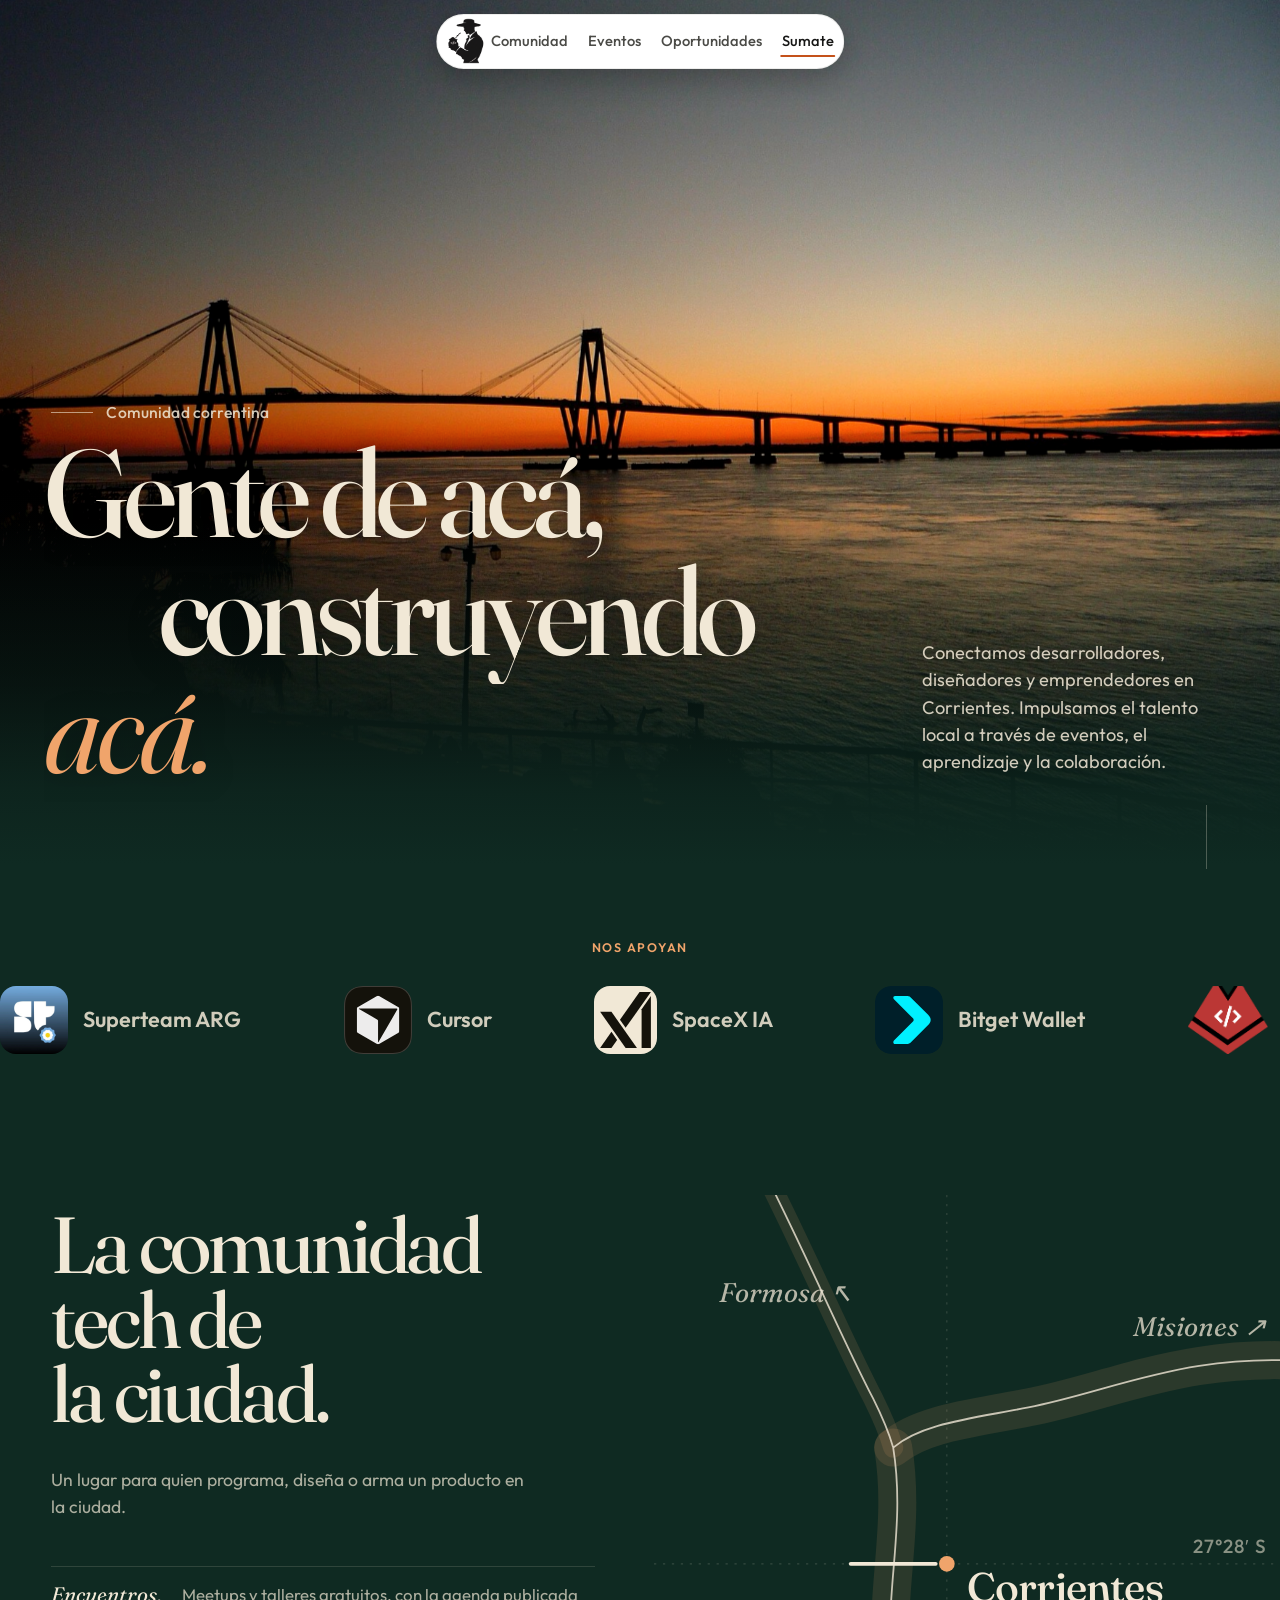
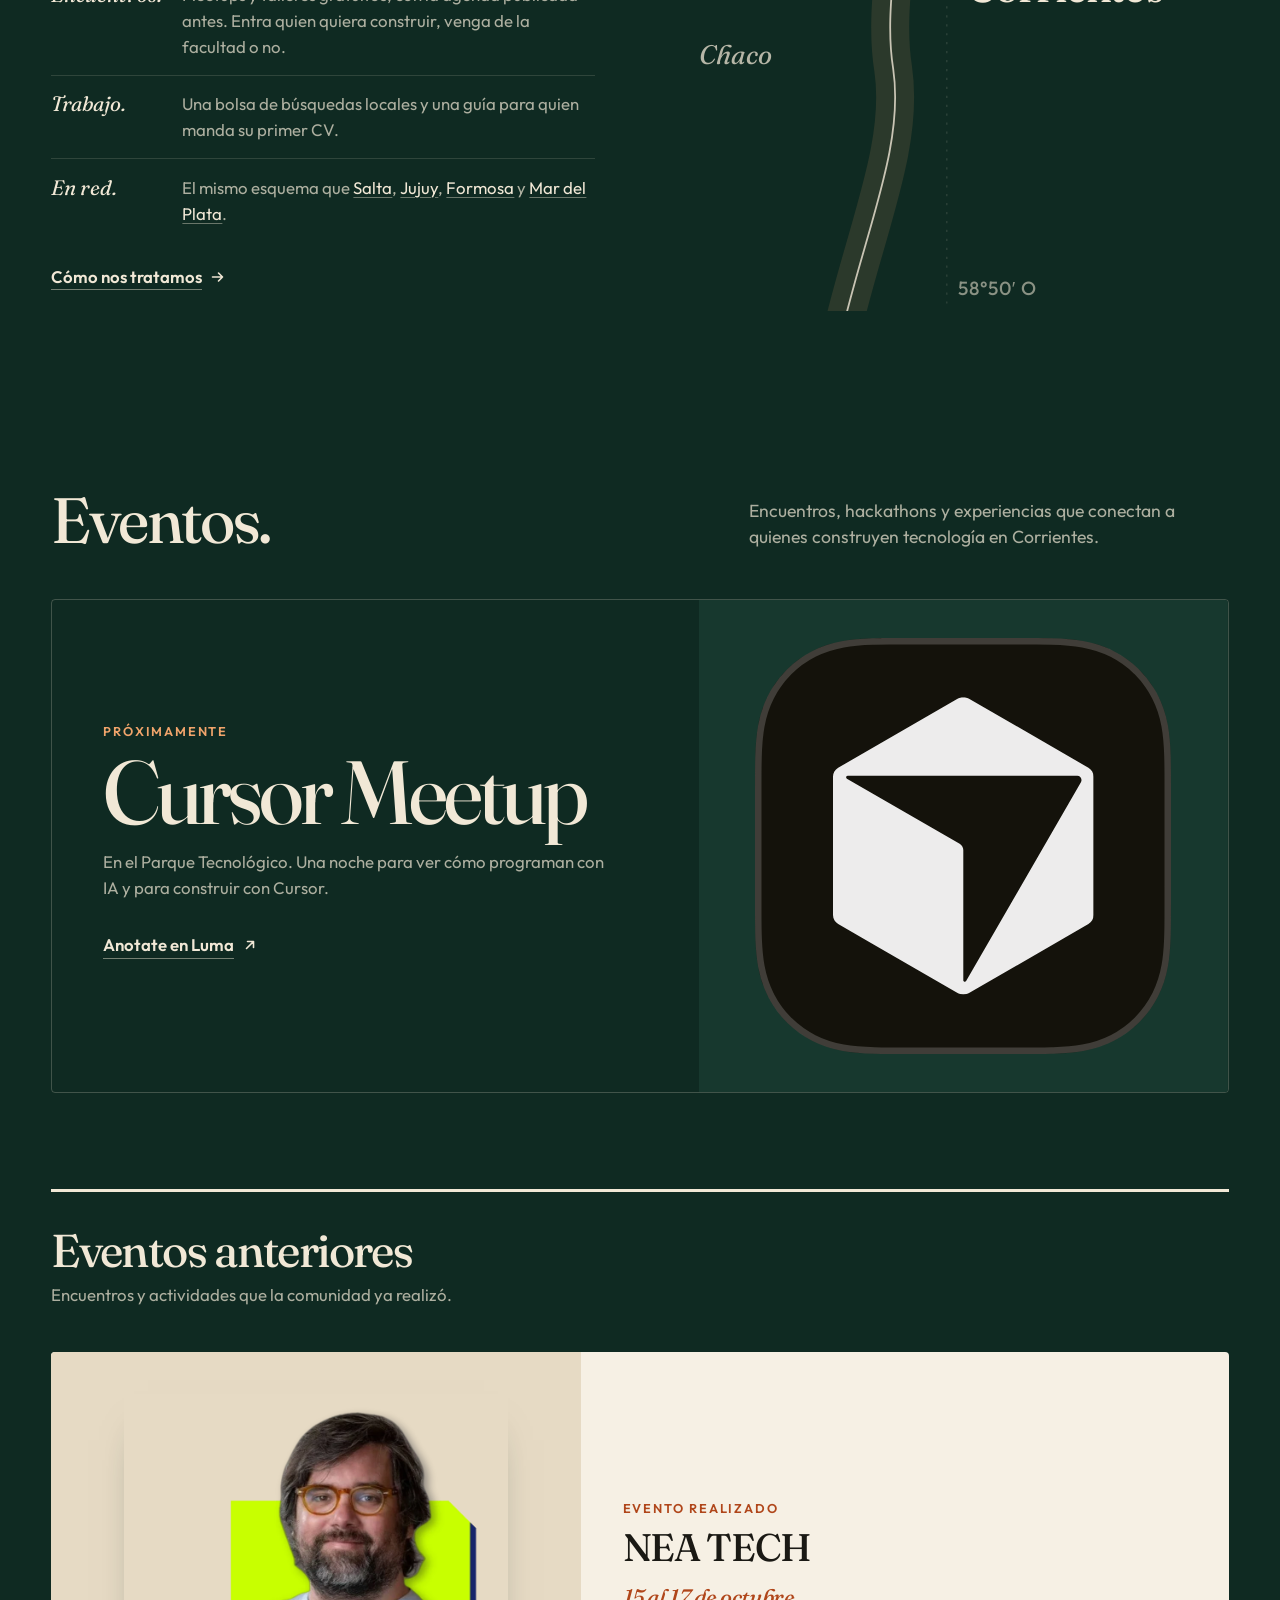
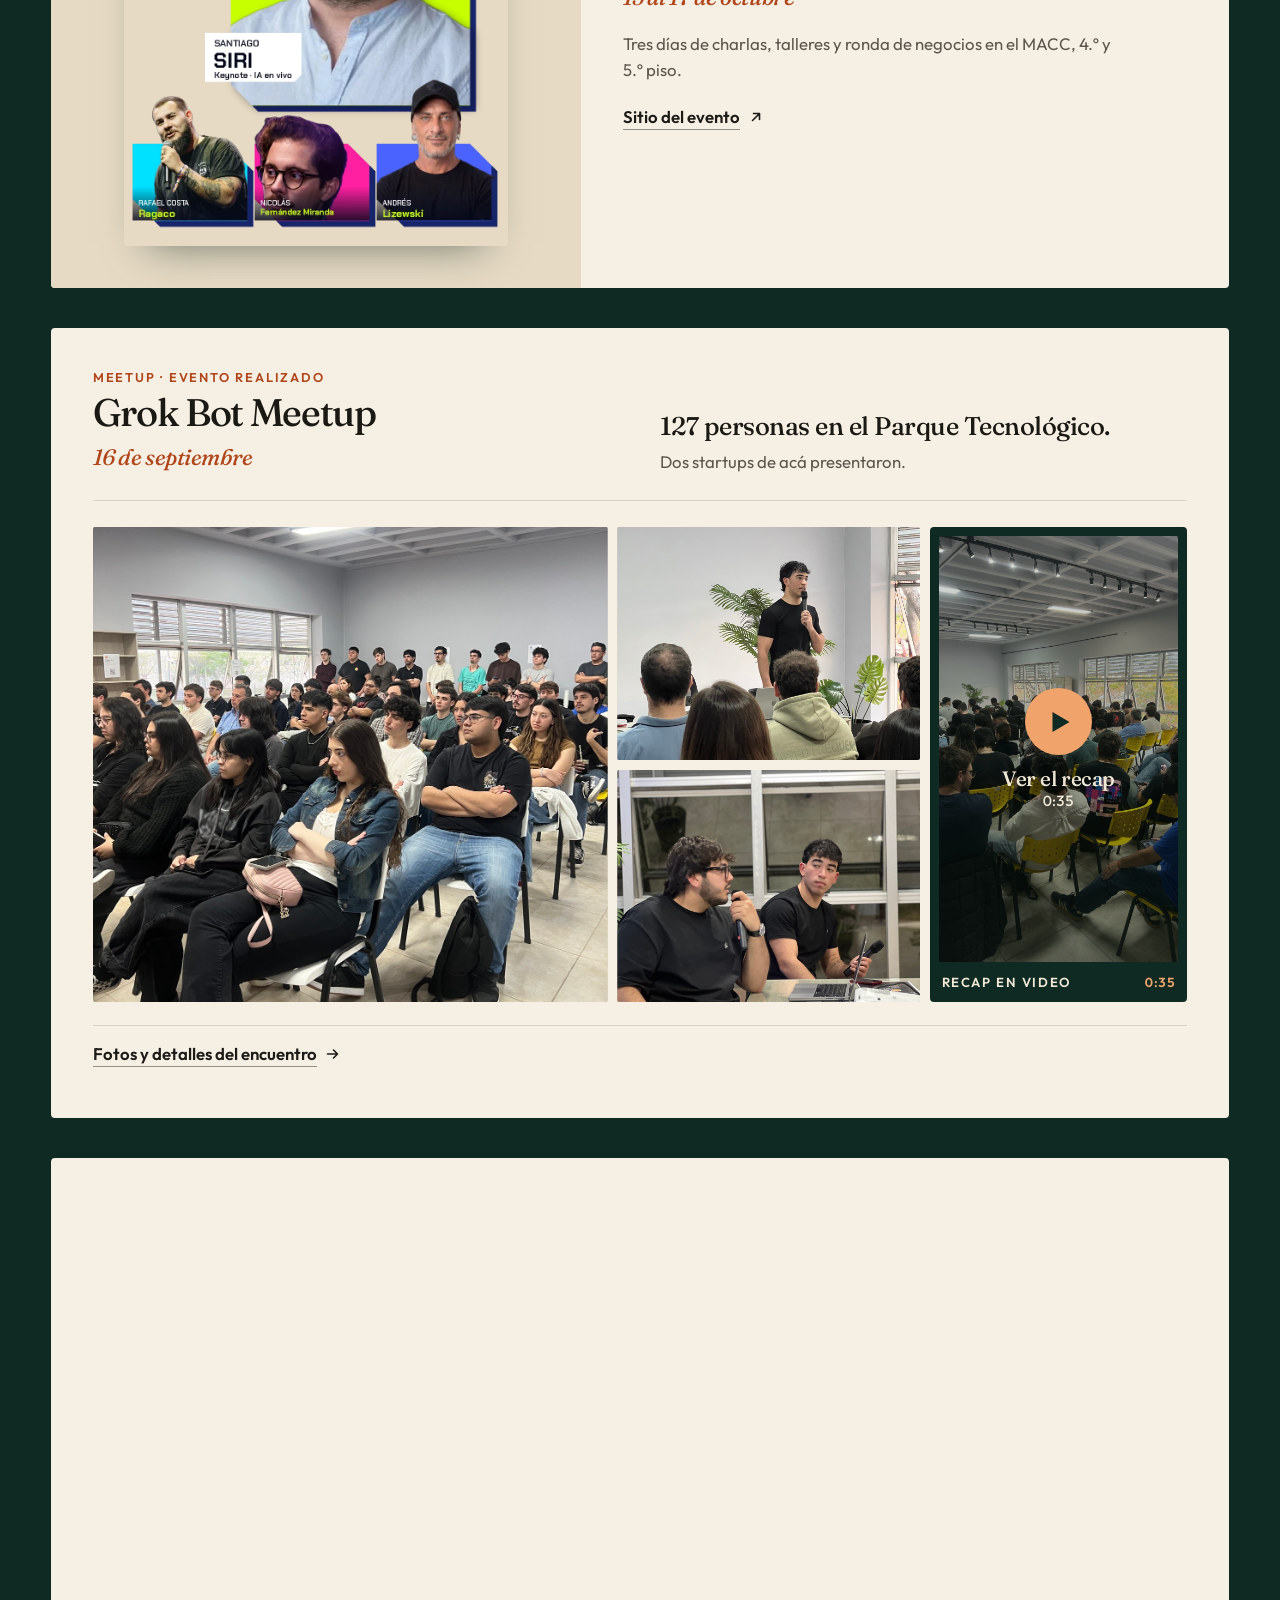
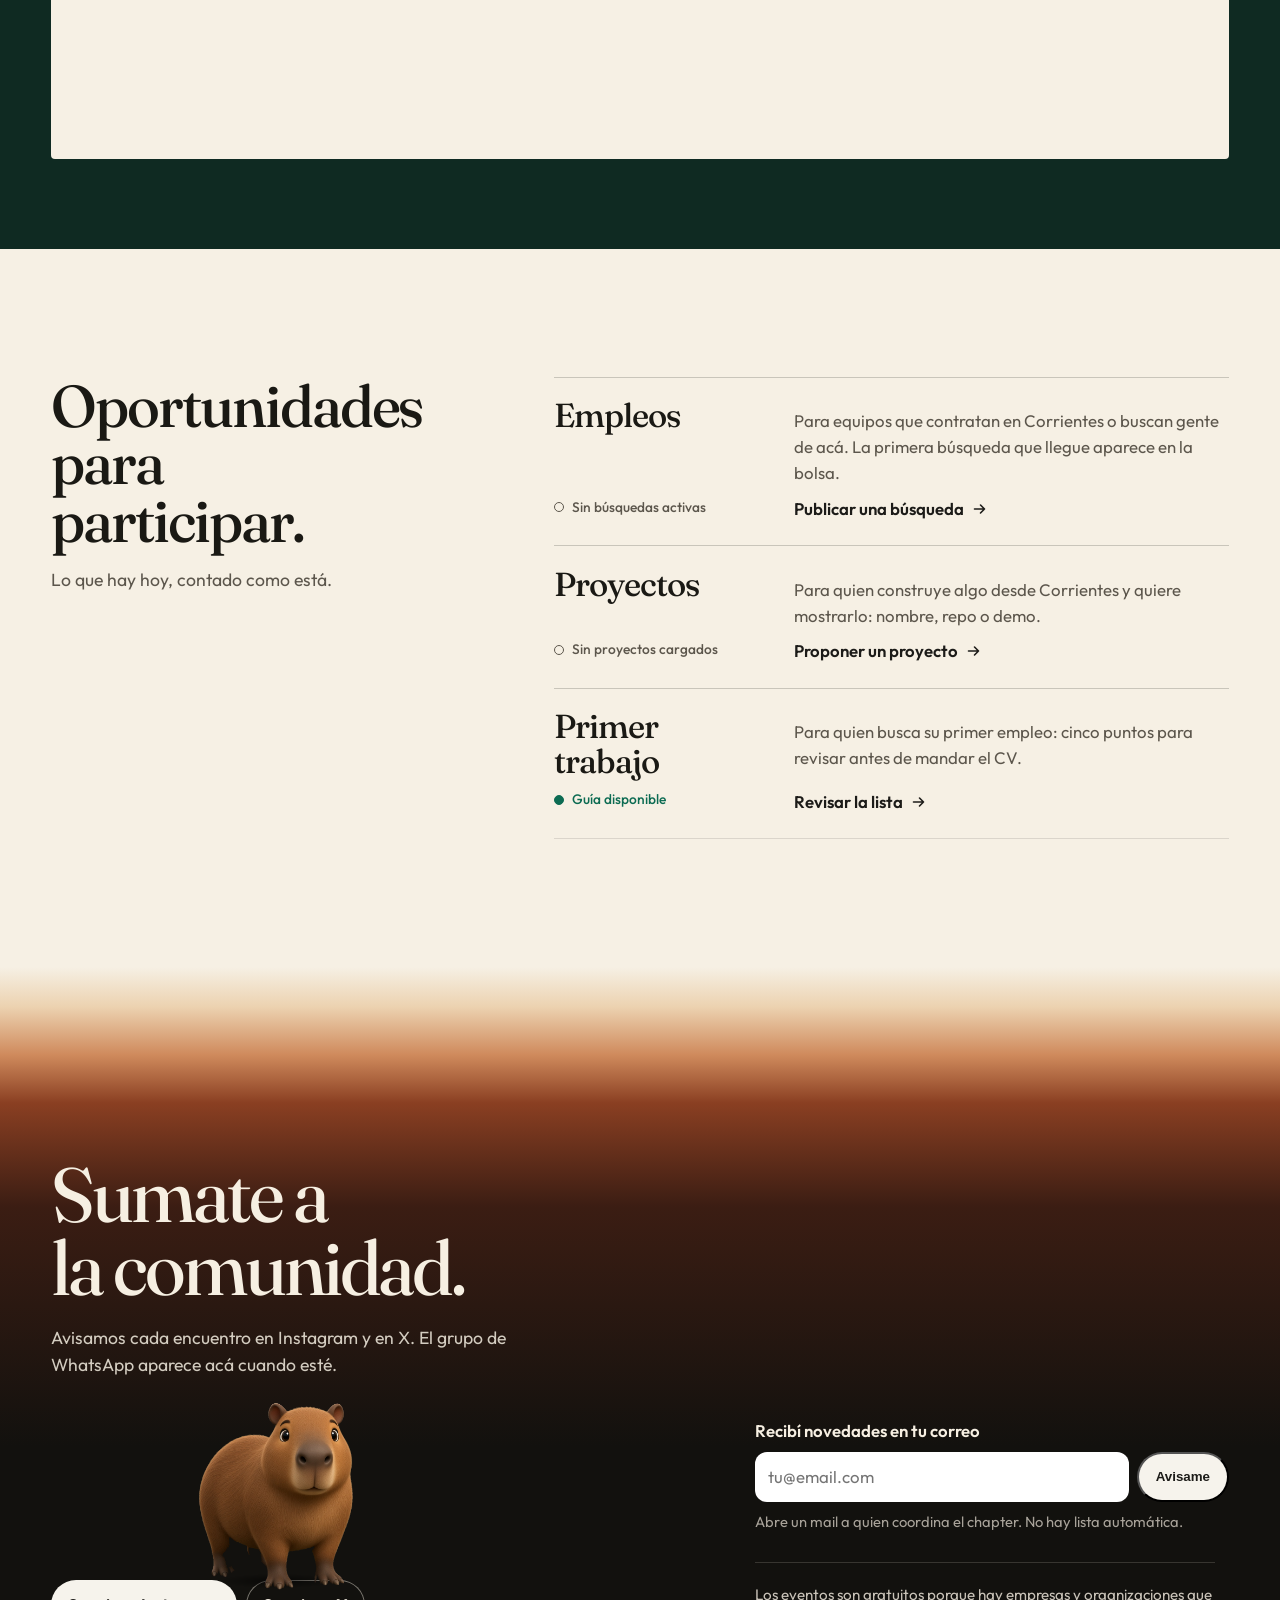
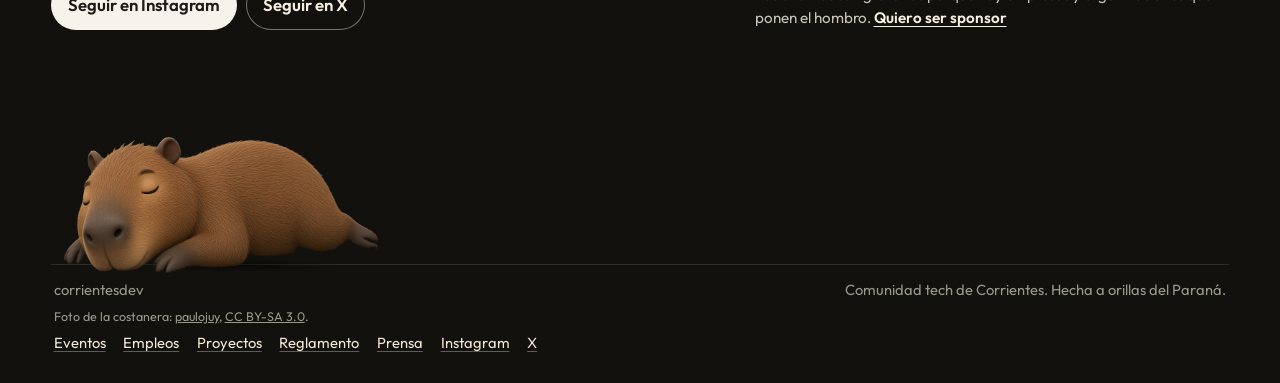
<file: index.html>
<!DOCTYPE html>
<html lang="es">
<head>
  <meta charset="utf-8">
  <meta name="viewport" content="width=device-width, initial-scale=1">
  <title>corrientesdev — Comunidad tech de Corrientes</title>
  <meta name="description" content="Comunidad de programadores, diseñadores y gente que construye en Corrientes.">
  <link rel="preconnect" href="https://fonts.googleapis.com">
  <link rel="preconnect" href="https://fonts.gstatic.com" crossorigin>
  <link href="https://fonts.googleapis.com/css2?family=Fraunces:ital,opsz,wght@0,9..144,300..700;1,9..144,300..700&family=Outfit:wght@380;500;600;700&display=swap" rel="stylesheet">
  <link rel="stylesheet" href="styles.css?v=19">
  <script>document.documentElement.classList.add("js")</script>
  <link rel="icon" href="favicon.ico?v=3" sizes="any">
  <link rel="icon" type="image/png" sizes="32x32" href="favicon-32.png?v=3">
  <link rel="apple-touch-icon" href="apple-touch-icon.png?v=3">
</head>
<body>
  <a class="skip" href="#contenido">Saltar al contenido</a>

  <header class="bar">
    <a class="mark" href="#contenido"><img src="logo.png?v=2" alt="corrientesdev"></a>
    <button class="menu-btn" type="button" aria-expanded="false" aria-controls="menu">Menú</button>
    <nav id="menu">
      <a href="#comunidad">Comunidad</a>
      <a href="#eventos">Eventos</a>
      <a href="#oportunidades">Oportunidades</a>
      <a href="#sumate">Sumate</a>
    </nav>
  </header>

  <section class="hero" id="contenido">
      <div class="hero-cuadro" aria-hidden="true">
        <img class="hero-foto" src="fotos/costanera.jpg" width="1800" height="1350" alt="" fetchpriority="high" decoding="async">
      </div>

      <div class="escena">
        <div class="presentacion">
          <p class="placa">Comunidad correntina</p>
          <h1>
            <span class="linea"><span>Gente de acá,</span></span>
            <span class="linea sangria"><span>construyendo</span></span>
            <span class="linea"><span><em>acá.</em></span></span>
          </h1>
          <p class="lede">Conectamos desarrolladores, diseñadores y emprendedores en Corrientes. Impulsamos el talento local a través de eventos, el aprendizaje y la colaboración.</p>
        </div>
        <a class="seguir" href="#comunidad" aria-label="Seguir bajando"><span></span></a>
      </div>
  </section>

  <main>
    <section class="apoyan atm-rio" aria-label="Quienes nos apoyan">
      <p class="kicker">Nos apoyan</p>
      <div class="cinta" data-cinta>
        <div class="cinta-pista">
          <ul>
            <li><img src="apoyos/superteam-arg.jpg" alt="Superteam Argentina" loading="lazy"><span>Superteam ARG</span></li>
            <li><img src="apoyos/cursor.svg" alt="Cursor" loading="lazy"><span>Cursor</span></li>
            <li><img src="apoyos/xai.svg?v=2" alt="SpaceX IA" loading="lazy"><span>SpaceX IA</span></li>
            <li><img src="apoyos/bitget-wallet.svg?v=1" alt="Bitget Wallet" loading="lazy"><span>Bitget Wallet</span></li>
            <li><a href="https://salta.dev/"><img src="apoyos/saltadev.webp" alt="" loading="lazy"><span>SaltaDev</span></a></li>
            <li><a href="https://cuyoconnect.com/"><img src="apoyos/cuyoconnect.png" alt="" loading="lazy"><span>CuyoConnect</span></a></li>
          </ul>
          <ul aria-hidden="true">
            <li><img src="apoyos/superteam-arg.jpg" alt="" loading="lazy"><span>Superteam ARG</span></li>
            <li><img src="apoyos/cursor.svg" alt="" loading="lazy"><span>Cursor</span></li>
            <li><img src="apoyos/xai.svg?v=2" alt="" loading="lazy"><span>SpaceX IA</span></li>
            <li><img src="apoyos/bitget-wallet.svg?v=1" alt="" loading="lazy"><span>Bitget Wallet</span></li>
            <li><a href="https://salta.dev/" tabindex="-1"><img src="apoyos/saltadev.webp" alt="" loading="lazy"><span>SaltaDev</span></a></li>
            <li><a href="https://cuyoconnect.com/" tabindex="-1"><img src="apoyos/cuyoconnect.png" alt="" loading="lazy"><span>CuyoConnect</span></a></li>
          </ul>
        </div>
      </div>
    </section>

    <section class="ciudad atm-rio" id="comunidad">
      <div class="territorio">
        <div class="territorio-texto">
          <h2 class="pieza revela">La comunidad tech de la ciudad.</h2>
          <p class="nota pieza revela">Un lugar para quien programa, diseña o arma un producto en la ciudad.</p>
          <dl class="principios secuencia revela">
            <div class="paso" style="--i: 0"><dt>Encuentros.</dt><dd>Meetups y talleres gratuitos, con la agenda publicada antes. Entra quien quiera construir, venga de la facultad o no.</dd></div>
            <div class="paso" style="--i: 1"><dt>Trabajo.</dt><dd>Una bolsa de búsquedas locales y una guía para quien manda su primer CV.</dd></div>
            <div class="paso" style="--i: 2"><dt>En red.</dt><dd>El mismo esquema que <a href="https://salta.dev">Salta</a>, <a href="https://jujuy.dev.ar">Jujuy</a>, <a href="https://formosa.dev.ar">Formosa</a> y <a href="https://mardelplata.dev.ar">Mar del Plata</a>.</dd></div>
          </dl>
          <a class="accion pieza revela" href="reglamento.html">Cómo nos tratamos <svg viewBox="0 0 16 16" aria-hidden="true"><path d="M2.5 8h10M8.5 4l4 4-4 4" /></svg></a>
        </div>
        <figure class="plano revela">
          <svg viewBox="0 0 560 640" role="img" aria-labelledby="plano-titulo">
            <title id="plano-titulo">Esquema de los ríos frente a Corrientes con las provincias del NEA: Corrientes, Chaco, Formosa y Misiones, y el puente General Belgrano cruzando a Chaco</title>
            <g class="plano-grilla">
              <line x1="0" y1="330" x2="560" y2="330" />
              <line x1="262" y1="0" x2="262" y2="640" />
              <text x="548" y="320" text-anchor="end">27°28′ S</text>
              <text x="272" y="626">58°50′ O</text>
            </g>
            <g class="plano-agua">
              <path d="M 600 150 C 480 138, 410 176, 335 190 C 285 200, 240 204, 214 226" />
              <path class="angosto" d="M 104 -10 C 140 62, 170 132, 196 182 C 204 198, 210 212, 214 226" />
              <path d="M 214 226 C 226 300, 204 362, 214 424 C 224 492, 190 566, 168 660" />
            </g>
            <g class="plano-trazo">
              <path pathLength="1" d="M 600 150 C 480 138, 410 176, 335 190 C 285 200, 240 204, 214 226" />
              <path pathLength="1" d="M 104 -10 C 140 62, 170 132, 196 182 C 204 198, 210 212, 214 226" />
              <path pathLength="1" d="M 214 226 C 226 300, 204 362, 214 424 C 224 492, 190 566, 168 660" />
            </g>
            <line class="plano-puente" x1="176" y1="330" x2="252" y2="330" />
            <circle class="plano-ciudad" cx="262" cy="330" r="7" />
            <g class="plano-nombres">
              <text class="rio" x="58" y="96">Formosa ↖</text>
              <text class="rio" x="548" y="126" text-anchor="end">Misiones ↗</text>
              <text class="ciudad-nombre" x="280" y="364">Corrientes</text>
              <text class="rio" x="40" y="420">Chaco</text>
            </g>
          </svg>
        </figure>
      </div>
    </section>

    <section class="eventos atm-rio" id="eventos" aria-labelledby="eventos-titulo">
      <header class="ev-cabeza">
        <h2 id="eventos-titulo" class="pieza revela">Eventos.</h2>
        <p class="ev-bajada pieza revela">Encuentros, hackathons y experiencias que conectan a quienes construyen tecnología en Corrientes.</p>
      </header>

      <article class="ev-destacado secuencia revela" aria-labelledby="ev-cursor">
        <div class="ev-destacado-info">
          <p class="ev-rotulo paso" style="--i: 0">Próximamente</p>
          <h3 id="ev-cursor" class="paso" style="--i: 1">Cursor Meetup</h3>
          <p class="ev-texto paso" style="--i: 2">En el Parque Tecnológico. Una noche para ver cómo programan con IA y para construir con Cursor.</p>
          <div class="ev-acciones paso" style="--i: 3">
            <a class="accion" href="https://luma.com/spacexai-wp9v">Anotate en Luma <svg viewBox="0 0 16 16" aria-hidden="true"><path d="M4.5 11.5l7-7M5.5 4.5h6v6" /></svg></a>
          </div>
        </div>
        <figure class="ev-destacado-visual paso" style="--i: 2">
          <img src="apoyos/cursor.svg" width="512" height="512" alt="Cursor">
        </figure>
      </article>

      <div class="ev-archivo" aria-labelledby="anteriores-titulo" role="region">
        <header class="ev-archivo-cabeza pieza revela">
          <h3 id="anteriores-titulo">Eventos anteriores</h3>
          <p>Encuentros y actividades que la comunidad ya realizó.</p>
        </header>

        <article class="ev-ficha ev-hack secuencia revela" aria-labelledby="ev-nea">
          <div class="ev-hack-info paso" style="--i: 0">
            <p class="ev-etiqueta">Evento realizado</p>
            <h4 id="ev-nea">NEA TECH</h4>
            <p class="ev-fecha"><time datetime="2026-10-15">15 al 17 de octubre</time></p>
            <p class="ev-texto">Tres días de charlas, talleres y ronda de negocios en el MACC, 4.º y 5.º piso.</p>
            <a class="accion" href="https://neatech.com.ar/">Sitio del evento <svg viewBox="0 0 16 16" aria-hidden="true"><path d="M4.5 11.5l7-7M5.5 4.5h6v6" /></svg></a>
          </div>
          <figure class="ev-afiche paso" style="--i: 1">
            <img src="apoyos/neatech-hero.webp" width="900" height="1060" alt="Speakers de NEA TECH: Santiago Siri, Rafael Costa (Ragaco), Nicolás Fernández Miranda y Andrés Lizewski" loading="lazy">
          </figure>
        </article>

        <article class="ev-ficha ev-meetup secuencia revela" id="anteriores" aria-labelledby="ev-meetup">
          <header class="ev-ficha-cabeza paso" style="--i: 0">
            <div class="ev-ficha-id">
              <p class="ev-etiqueta">Meetup · Evento realizado</p>
              <h4 id="ev-meetup">Grok Bot Meetup</h4>
              <p class="ev-fecha"><time datetime="2026-09-16">16 de septiembre</time></p>
            </div>
            <div class="ev-ficha-contexto">
              <p class="ev-dato">127 personas en el Parque Tecnológico.</p>
              <p class="ev-texto">Dos startups de acá presentaron.</p>
            </div>
          </header>
          <div class="ev-galeria paso" style="--i: 1">
            <figure class="ev-foto ev-foto-principal">
              <img src="fotos/meetup/publico.jpg" width="1200" height="1600" alt="El público del meetup, de frente, en el Parque Tecnológico" loading="lazy">
            </figure>
            <figure class="ev-foto ev-foto-charla">
              <img src="fotos/meetup/charla.jpg" width="1200" height="1600" alt="Una charla de pie, con micrófono" loading="lazy">
            </figure>
            <figure class="ev-foto ev-foto-mesa">
              <img src="fotos/meetup/mesa.jpg" width="1200" height="1600" alt="Quienes presentaron, sentados en la mesa" loading="lazy">
            </figure>
            <figure class="ev-recap recap" data-recap>
              <div class="recap-marco">
                <video controls playsinline preload="metadata" poster="fotos/meetup/sala.jpg" width="464" height="832" aria-label="Recap en video del meetup">
                  <source src="fotos/meetup/recap-meetup.mp4" type="video/mp4">
                </video>
                <button class="recap-play" type="button" aria-label="Reproducir el recap del encuentro, 0:35" hidden>
                  <span class="recap-disco" aria-hidden="true"></span>
                  <span class="recap-rotulo">Ver el recap<span data-duracion>0:35</span></span>
                </button>
              </div>
              <figcaption><span>Recap en video</span><span class="ev-duracion">0:35</span></figcaption>
            </figure>
          </div>
          <div class="ev-ficha-pie paso" style="--i: 2">
            <a class="accion" href="eventos.html#anteriores">Fotos y detalles del encuentro <svg viewBox="0 0 16 16" aria-hidden="true"><path d="M2.5 8h10M8.5 4l4 4-4 4" /></svg></a>
          </div>
        </article>

        <article class="ev-ficha ev-hack secuencia revela" aria-labelledby="ev-hackathon">
          <div class="ev-hack-info paso" style="--i: 0">
            <p class="ev-etiqueta">Hackathon</p>
            <h4 id="ev-hackathon">Superteam Argentina Hackathon</h4>
            <p class="ev-fecha"><time datetime="2026-09-30">30 de septiembre</time> al <time datetime="2026-10-02">2 de octubre</time></p>
            <p class="ev-texto">Desde La Quiaca hasta Ushuaia, cualquiera podía participar. Una propuesta de Superteam Argentina para founders, developers, diseñadores y personas con ganas de construir: workshops online para definir una oportunidad, darle identidad y convertirla en algo que las personas quieran usar.</p>
            <dl class="ev-programa">
              <div><dt>30/9</dt><dd>Negocio y salida al mercado.</dd></div>
              <div><dt>1/10</dt><dd>Solana y tecnología.</dd></div>
              <div><dt>2/10</dt><dd>Inteligencia artificial y desarrollo.</dd></div>
            </dl>
            <p class="ev-texto">El track de Superteam Argentina puso 10.000 USD en premios, solo para builders del país: 3.000, 2.000, 1.500, 1.000 y 500 USD, más cuatro premios de 500.</p>
            <a class="accion" href="https://luma.com/850bjf25">Ver el evento en Luma <svg viewBox="0 0 16 16" aria-hidden="true"><path d="M4.5 11.5l7-7M5.5 4.5h6v6" /></svg></a>
          </div>
          <figure class="ev-afiche paso" style="--i: 1">
            <img src="fotos/hackathon.jpg" width="1024" height="1003" alt="Afiche del Superteam Argentina Hackathon, Road to Colosseum, 3 de octubre" loading="lazy">
          </figure>
        </article>
      </div>
    </section>

    <section class="oportunidades" id="oportunidades" aria-labelledby="oportunidades-titulo">
      <header class="oportunidades-cabeza">
        <h2 id="oportunidades-titulo" class="pieza revela">Oportunidades para participar.</h2>
        <p class="nota pieza revela">Lo que hay hoy, contado como está.</p>
      </header>
      <ul class="oportunidades-lista secuencia revela">
        <li class="paso" style="--i: 0">
          <a href="empleos.html#publicar">
            <strong>Empleos</strong>
            <span class="op-estado">Sin búsquedas activas</span>
            <span class="op-texto">Para equipos que contratan en Corrientes o buscan gente de acá. La primera búsqueda que llegue aparece en la bolsa.</span>
            <span class="op-accion">Publicar una búsqueda <svg viewBox="0 0 16 16" aria-hidden="true"><path d="M2.5 8h10M8.5 4l4 4-4 4" /></svg></span>
          </a>
        </li>
        <li class="paso" style="--i: 1">
          <a href="proyectos.html">
            <strong>Proyectos</strong>
            <span class="op-estado">Sin proyectos cargados</span>
            <span class="op-texto">Para quien construye algo desde Corrientes y quiere mostrarlo: nombre, repo o demo.</span>
            <span class="op-accion">Proponer un proyecto <svg viewBox="0 0 16 16" aria-hidden="true"><path d="M2.5 8h10M8.5 4l4 4-4 4" /></svg></span>
          </a>
        </li>
        <li class="paso" style="--i: 2">
          <a href="primer-trabajo.html">
            <strong>Primer trabajo</strong>
            <span class="op-estado activo">Guía disponible</span>
            <span class="op-texto">Para quien busca su primer empleo: cinco puntos para revisar antes de mandar el CV.</span>
            <span class="op-accion">Revisar la lista <svg viewBox="0 0 16 16" aria-hidden="true"><path d="M2.5 8h10M8.5 4l4 4-4 4" /></svg></span>
          </a>
        </li>
      </ul>
    </section>

    <section class="cierre atm-ocaso" id="sumate" aria-labelledby="sumate-titulo">
      <div class="cierre-cuerpo">
        <h2 id="sumate-titulo" class="pieza revela">Sumate a la comunidad.</h2>
        <p class="cierre-lede pieza revela">Avisamos cada encuentro en Instagram y en X. El grupo de WhatsApp aparece acá cuando esté.</p>
        <div class="percha media cierre-redes" style="--ratio: 1.1952">
          <span class="figura" aria-hidden="true">
            <img src="mascota/corte/quieto.png" width="584" height="698" alt="" loading="lazy">
            <span class="contacto"></span>
          </span>
          <div class="cierre-botones pieza revela">
            <a class="btn claro" href="https://instagram.com/corrientesdev">Seguir en Instagram</a>
            <a class="btn borde" href="https://x.com/corrientesdev">Seguir en X</a>
          </div>
        </div>
      </div>
      <div class="cierre-extra pieza revela">
        <form class="novedades" data-novedades>
          <label for="correo">Recibí novedades en tu correo</label>
          <div>
            <input id="correo" name="correo" type="email" autocomplete="email" required placeholder="tu@email.com">
            <button class="btn claro" type="submit">Avisame</button>
          </div>
          <p class="fine">Abre un mail a quien coordina el chapter. No hay lista automática.</p>
        </form>
        <p class="cierre-sponsor">Los eventos son gratuitos porque hay empresas y organizaciones que ponen el hombro. <a href="mailto:tinsaurralde17@gmail.com?subject=Quiero%20ser%20sponsor%20de%20corrientesdev">Quiero ser sponsor</a></p>
      </div>
    </section>
  </main>

  <footer class="atm-noche">
    <div class="percha baja izq" style="--ratio: 0.4383">
      <span class="figura" aria-hidden="true">
        <img class="respira" src="mascota/corte/durmiendo.png" width="892" height="391" alt="" loading="lazy">
        <span class="contacto"></span>
      </span>
      <div class="pie">
        <p>corrientesdev</p>
        <p>Comunidad tech de Corrientes. Hecha a orillas del Paraná.</p>
        <p class="credito">Foto de la costanera: <a href="https://commons.wikimedia.org/wiki/File:Vista_desde_Costanera_al_Puente_Gral._Belgrano_-_Corrientes_-_Argentina_-_panoramio_(1).jpg">paulojuy</a>, <a href="https://creativecommons.org/licenses/by-sa/3.0/deed.es">CC BY-SA 3.0</a>.</p>
        <p class="mapa"><a href="eventos.html">Eventos</a><a href="empleos.html">Empleos</a><a href="proyectos.html">Proyectos</a><a href="reglamento.html">Reglamento</a><a href="prensa.html">Prensa</a><a href="https://instagram.com/corrientesdev">Instagram</a><a href="https://x.com/corrientesdev">X</a></p>
      </div>
    </div>
  </footer>
  <script>
    const reducido = matchMedia("(prefers-reduced-motion: reduce)").matches;
    const secciones = document.querySelectorAll("main section, footer");
    if (reducido || !("IntersectionObserver" in window)) {
      secciones.forEach((seccion) => seccion.classList.add("ya"));
    } else {
      const visto = new IntersectionObserver((entradas) => {
        entradas.forEach((entrada) => {
          if (!entrada.isIntersecting && entrada.boundingClientRect.top > 0) return;
          entrada.target.classList.add("ya");
          visto.unobserve(entrada.target);
        });
      }, { threshold: 0.18, rootMargin: "0px 0px -8% 0px" });
      secciones.forEach((seccion) => visto.observe(seccion));
    }

    const piezas = document.querySelectorAll(".revela");
    if (reducido || !("IntersectionObserver" in window)) {
      piezas.forEach((pieza) => pieza.classList.add("visto"));
    } else {
      // Los títulos arrancan recortados por su máscara, y el observer no ve un elemento recortado: se mira el contenedor.
      const vigilados = new Map();
      piezas.forEach((pieza) => {
        const vigilado = pieza.matches("h2") ? pieza.parentElement : pieza;
        if (!vigilados.has(vigilado)) vigilados.set(vigilado, []);
        vigilados.get(vigilado).push(pieza);
      });
      const ojo = new IntersectionObserver((entradas) => {
        entradas.forEach((entrada) => {
          if (!entrada.isIntersecting && entrada.boundingClientRect.top > 0) return;
          vigilados.get(entrada.target).forEach((pieza) => pieza.classList.add("visto"));
          ojo.unobserve(entrada.target);
        });
      }, { threshold: 0.16, rootMargin: "0px 0px -6% 0px" });
      vigilados.forEach((_, vigilado) => ojo.observe(vigilado));
    }

    const barra = document.querySelector(".bar");
    const alScroll = () => barra.classList.toggle("abajo", scrollY > 12);
    alScroll();
    addEventListener("scroll", alScroll, { passive: true });

    const vinculos = [...document.querySelectorAll(".bar nav a")];
    const marcas = vinculos.map((vinculo) => document.querySelector(vinculo.getAttribute("href"))).filter(Boolean);
    if ("IntersectionObserver" in window) {
      const actual = new IntersectionObserver((entradas) => {
        entradas.forEach((entrada) => {
          const vinculo = vinculos.find((item) => item.getAttribute("href") === "#" + entrada.target.id);
          if (vinculo && entrada.isIntersecting) {
            vinculos.forEach((item) => item.removeAttribute("aria-current"));
            vinculo.setAttribute("aria-current", "true");
          }
        });
      }, { rootMargin: "-40% 0px -50% 0px" });
      marcas.forEach((marca) => actual.observe(marca));
    }
  </script>
  <script src="site.js?v=6"></script>
</body>
</html>
</file>
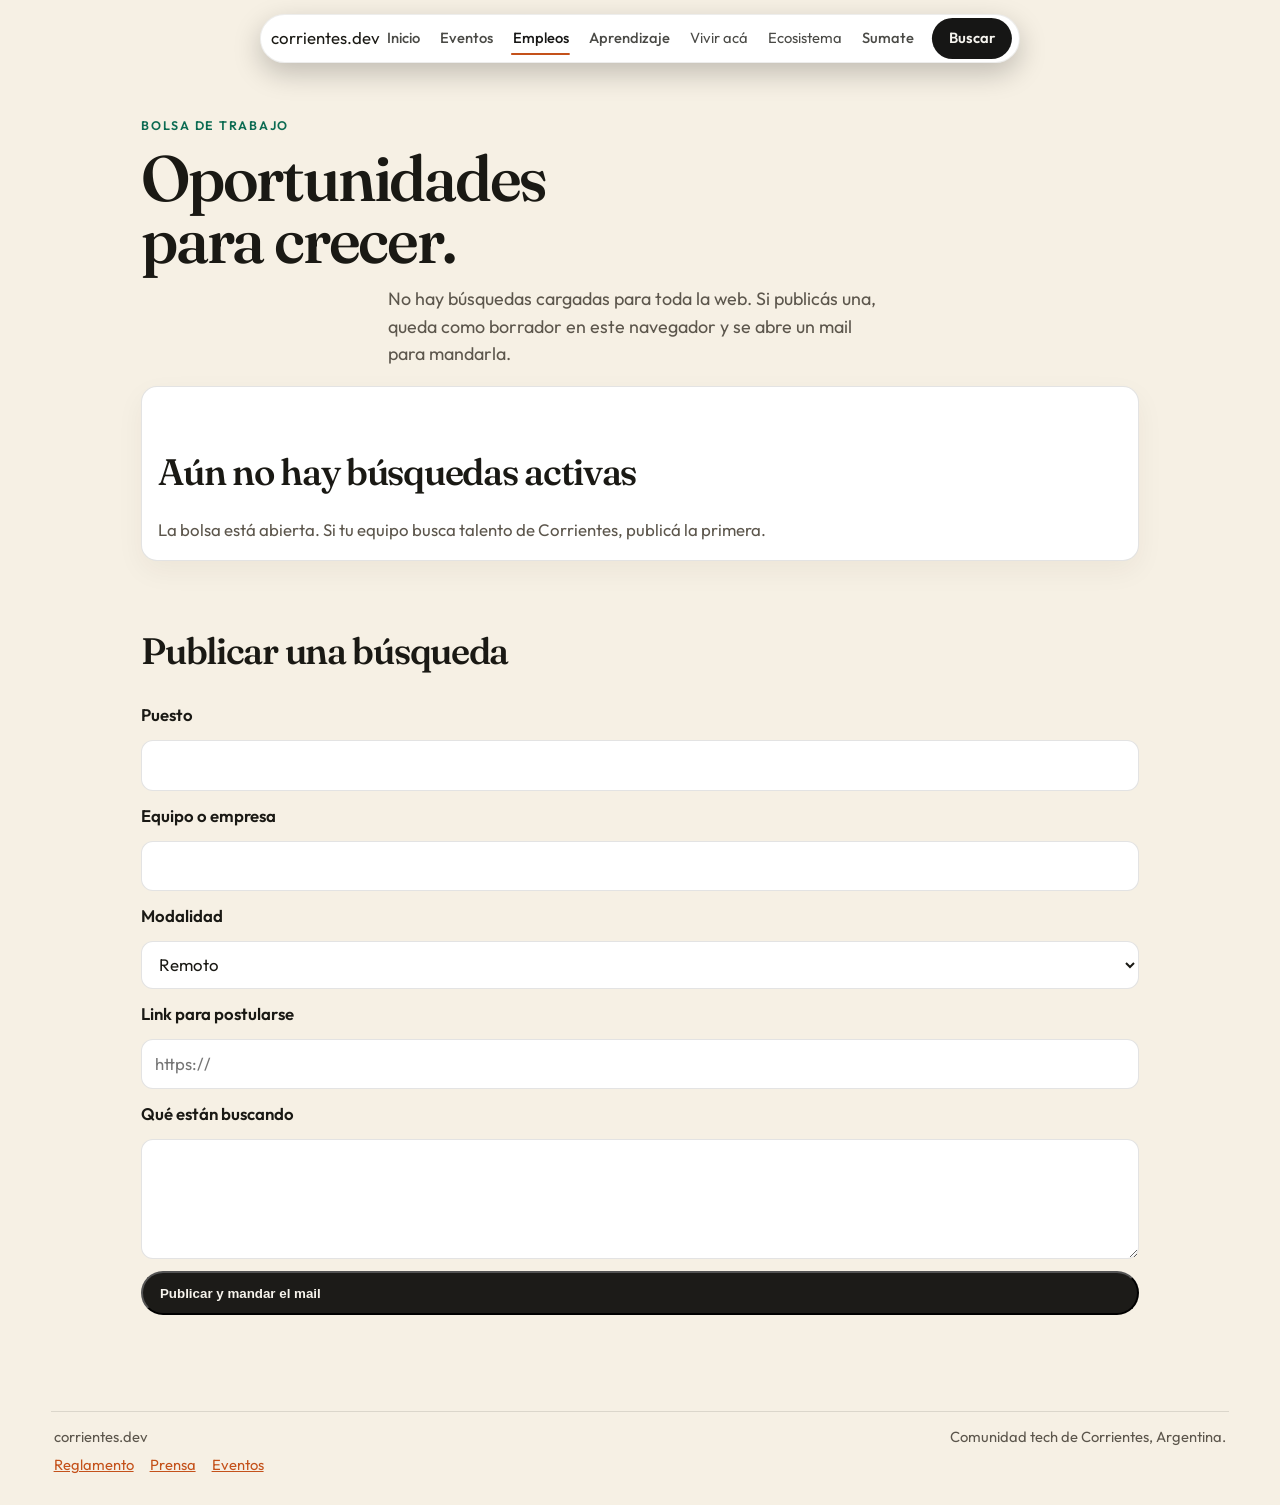
<file: bolsa.html>
<!DOCTYPE html>
<html lang="es">
<head>
  <meta charset="utf-8">
  <meta name="viewport" content="width=device-width, initial-scale=1">
  <title>Empleos — corrientes.dev</title>
  <link rel="preconnect" href="https://fonts.googleapis.com">
  <link rel="preconnect" href="https://fonts.gstatic.com" crossorigin>
  <link href="https://fonts.googleapis.com/css2?family=Fraunces:opsz,wght@9..144,520;9..144,640&family=Outfit:wght@380;500;600&display=swap" rel="stylesheet">
  <link rel="stylesheet" href="styles.css">
  <script>document.documentElement.classList.add("js")</script>
</head>
<body>

  <a class="skip" href="#contenido">Saltar al contenido</a>
  <header class="bar">
    <a class="mark" href="index.html">corrientes<span>.dev</span></a>
    <button class="menu-btn" type="button" aria-expanded="false" aria-controls="menu">Menú</button>
    <nav id="menu">
      <a href="index.html">Inicio</a>
      <a href="eventos.html">Eventos</a>
      <a href="bolsa.html">Empleos</a>
      <a href="estudiar.html">Aprendizaje</a>
      <details>
        <summary>Vivir acá</summary>
        <div class="sub">
          <a href="vivir.html">Vivir en Corrientes</a>
          <a href="trabajar.html">Dónde trabajar</a>
          <a href="que-hacer.html">Qué hacer</a>
        </div>
      </details>
      <details>
        <summary>Ecosistema</summary>
        <div class="sub">
          <a href="empresas.html">Empresas</a>
          <a href="invertir.html">Invertir</a>
          <a href="proyectos.html">Proyectos</a>
          <a href="primer-trabajo.html">Primer trabajo</a>
        </div>
      </details>
      <a href="perfil.html">Sumate</a>
      <button class="buscar" type="button" data-buscar>Buscar</button>
    </nav>
  </header>

  <main class="pagina" id="contenido">

    <p class="kicker">Bolsa de trabajo</p>
    <h1>Oportunidades para crecer.</h1>
    <p class="lede">No hay búsquedas cargadas para toda la web. Si publicás una, queda como borrador en este navegador y se abre un mail para mandarla.</p>
    <div data-bolsa>
      <div class="bolsa-vacia carta">
        <h2>Aún no hay búsquedas activas</h2>
        <p>La bolsa está abierta. Si tu equipo busca talento de Corrientes, publicá la primera.</p>
      </div>
      <div class="bolsa-lista"></div>
      <form class="formulario" id="publicar">
        <h2>Publicar una búsqueda</h2>
        <label for="puesto">Puesto</label>
        <input id="puesto" name="puesto" required autocomplete="organization-title">
        <label for="equipo">Equipo o empresa</label>
        <input id="equipo" name="equipo" required autocomplete="organization">
        <label for="modo">Modalidad</label>
        <select id="modo" name="modo">
          <option>Remoto</option>
          <option>Presencial en Corrientes</option>
          <option>Mixto</option>
        </select>
        <label for="enlace">Link para postularse</label>
        <input id="enlace" name="enlace" type="url" required placeholder="https://">
        <label for="detalle">Qué están buscando</label>
        <textarea id="detalle" name="detalle" required></textarea>
        <button class="btn" type="submit">Publicar y mandar el mail</button>
      </form>
    </div>

  </main>

  <footer>
    <div class="pie">
      <p>corrientes.dev</p>
      <p>Comunidad tech de Corrientes, Argentina.</p>
      <p class="mapa"><a href="reglamento.html">Reglamento</a><a href="prensa.html">Prensa</a><a href="eventos.html">Eventos</a></p>
    </div>
  </footer>
  <script src="site.js"></script>
</body>
</html>
</file>
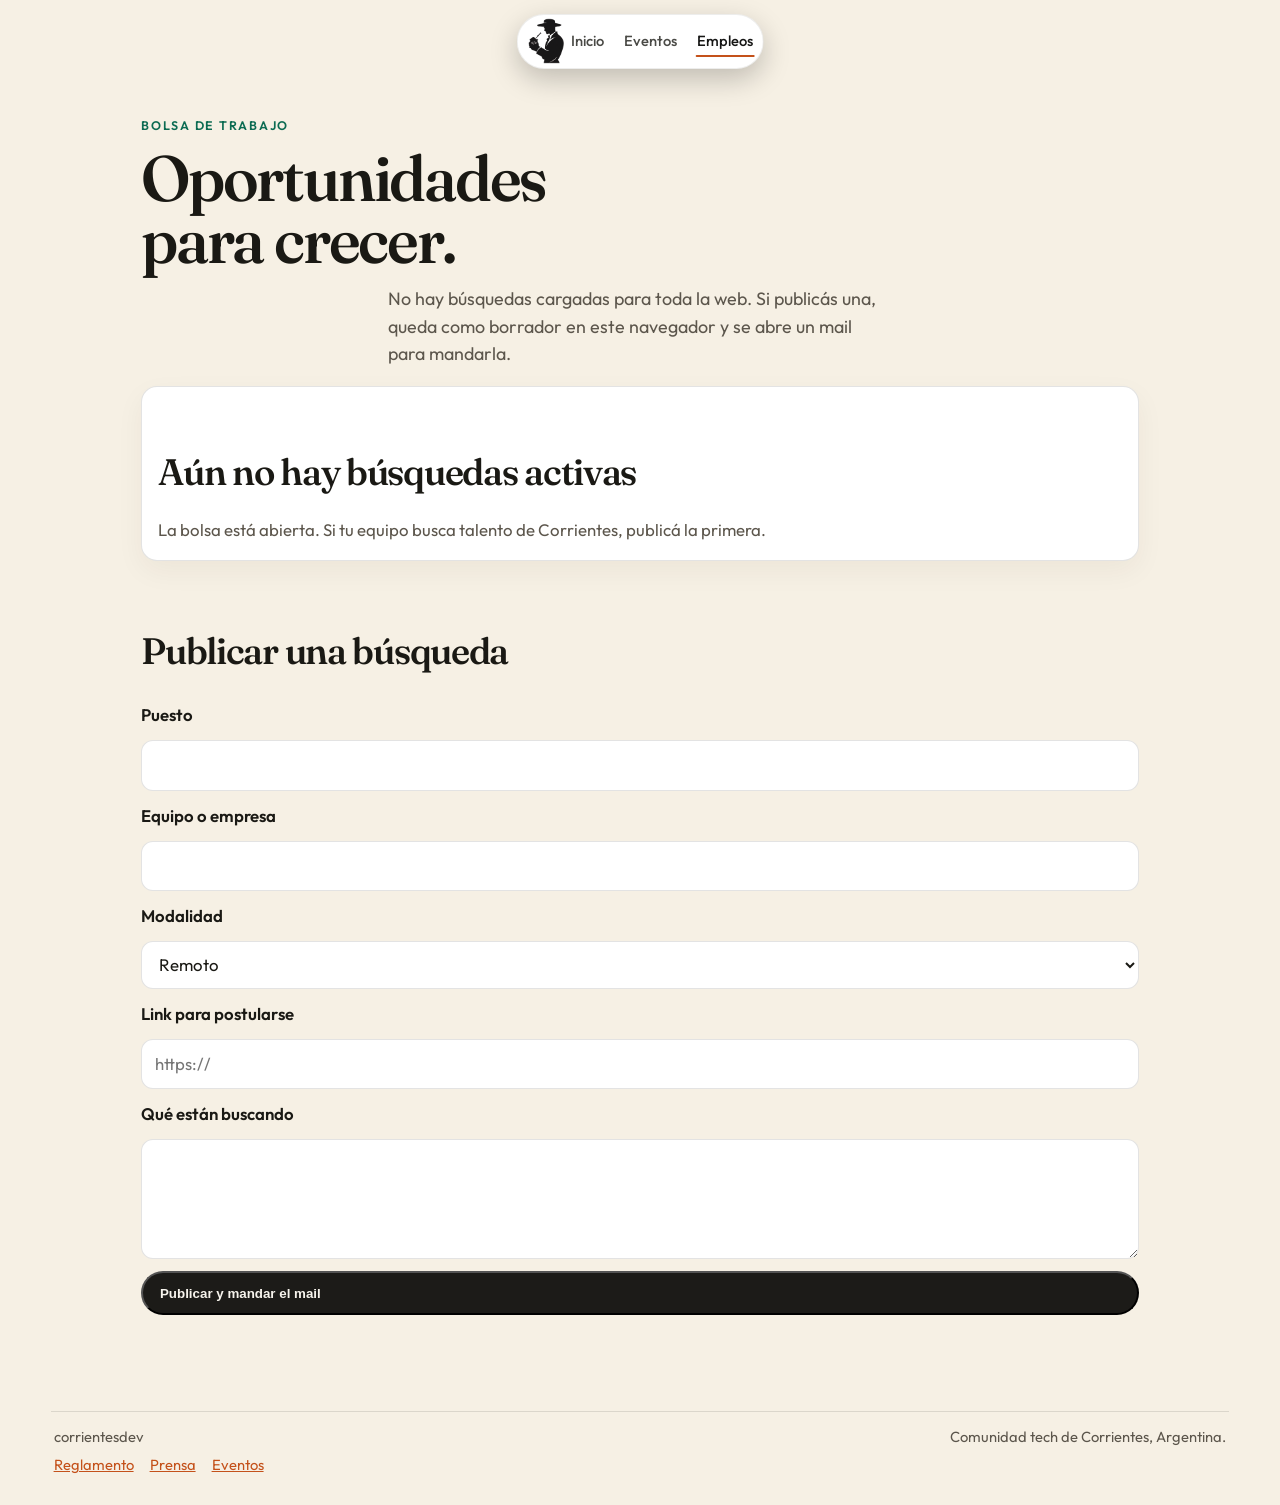
<file: empleos.html>
<!DOCTYPE html>
<html lang="es">
<head>
  <meta charset="utf-8">
  <meta name="viewport" content="width=device-width, initial-scale=1">
  <title>Empleos — corrientesdev</title>
  <link rel="preconnect" href="https://fonts.googleapis.com">
  <link rel="preconnect" href="https://fonts.gstatic.com" crossorigin>
  <link href="https://fonts.googleapis.com/css2?family=Fraunces:opsz,wght@9..144,520;9..144,640&family=Outfit:wght@380;500;600;700&display=swap" rel="stylesheet">
  <link rel="stylesheet" href="styles.css">
  <link rel="icon" href="logo.png">
  <script>document.documentElement.classList.add("js")</script>
</head>
<body>

  <a class="skip" href="#contenido">Saltar al contenido</a>
  <header class="bar">
    <a class="mark" href="index.html"><img src="logo.png" alt="corrientesdev"></a>
    <button class="menu-btn" type="button" aria-expanded="false" aria-controls="menu">Menú</button>
    <nav id="menu">
      <a href="index.html">Inicio</a>
      <a href="eventos.html">Eventos</a>
      <a href="empleos.html">Empleos</a>
    </nav>
  </header>

  <main class="pagina" id="contenido">

    <p class="kicker">Bolsa de trabajo</p>
    <h1>Oportunidades para crecer.</h1>
    <p class="lede">No hay búsquedas cargadas para toda la web. Si publicás una, queda como borrador en este navegador y se abre un mail para mandarla.</p>
    <div data-bolsa>
      <div class="bolsa-vacia carta">
        <h2>Aún no hay búsquedas activas</h2>
        <p>La bolsa está abierta. Si tu equipo busca talento de Corrientes, publicá la primera.</p>
      </div>
      <div class="bolsa-lista"></div>
      <form class="formulario" id="publicar">
        <h2>Publicar una búsqueda</h2>
        <label for="puesto">Puesto</label>
        <input id="puesto" name="puesto" required autocomplete="organization-title">
        <label for="equipo">Equipo o empresa</label>
        <input id="equipo" name="equipo" required autocomplete="organization">
        <label for="modo">Modalidad</label>
        <select id="modo" name="modo">
          <option>Remoto</option>
          <option>Presencial en Corrientes</option>
          <option>Mixto</option>
        </select>
        <label for="enlace">Link para postularse</label>
        <input id="enlace" name="enlace" type="url" required placeholder="https://">
        <label for="detalle">Qué están buscando</label>
        <textarea id="detalle" name="detalle" required></textarea>
        <button class="btn" type="submit">Publicar y mandar el mail</button>
      </form>
    </div>

  </main>

  <footer>
    <div class="pie">
      <p>corrientesdev</p>
      <p>Comunidad tech de Corrientes, Argentina.</p>
      <p class="mapa"><a href="reglamento.html">Reglamento</a><a href="prensa.html">Prensa</a><a href="eventos.html">Eventos</a></p>
    </div>
  </footer>
  <script src="site.js"></script>
</body>
</html>
</file>
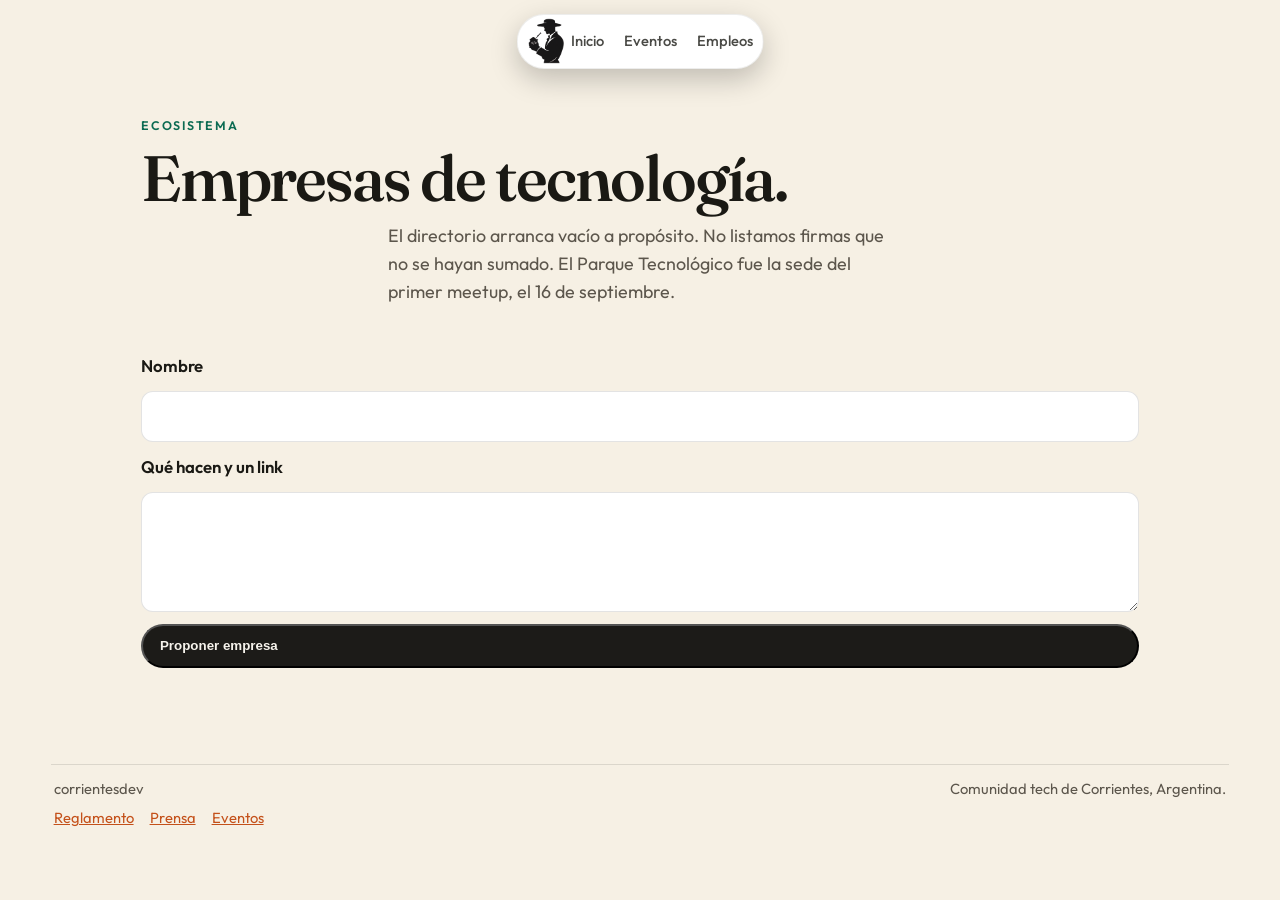
<file: empresas.html>
<!DOCTYPE html>
<html lang="es">
<head>
  <meta charset="utf-8">
  <meta name="viewport" content="width=device-width, initial-scale=1">
  <title>Empresas — corrientesdev</title>
  <link rel="preconnect" href="https://fonts.googleapis.com">
  <link rel="preconnect" href="https://fonts.gstatic.com" crossorigin>
  <link href="https://fonts.googleapis.com/css2?family=Fraunces:opsz,wght@9..144,520;9..144,640&family=Outfit:wght@380;500;600;700&display=swap" rel="stylesheet">
  <link rel="stylesheet" href="styles.css">
  <link rel="icon" href="logo.png">
  <script>document.documentElement.classList.add("js")</script>
</head>
<body>

  <a class="skip" href="#contenido">Saltar al contenido</a>
  <header class="bar">
    <a class="mark" href="index.html"><img src="logo.png" alt="corrientesdev"></a>
    <button class="menu-btn" type="button" aria-expanded="false" aria-controls="menu">Menú</button>
    <nav id="menu">
      <a href="index.html">Inicio</a>
      <a href="eventos.html">Eventos</a>
      <a href="empleos.html">Empleos</a>
    </nav>
  </header>

  <main class="pagina" id="contenido">

    <p class="kicker">Ecosistema</p>
    <h1>Empresas de tecnología.</h1>
    <p class="lede">El directorio arranca vacío a propósito. No listamos firmas que no se hayan sumado. El Parque Tecnológico fue la sede del primer meetup, el 16 de septiembre.</p>
    <div data-lista="empresas" data-asunto="Empresa para el directorio de corrientes.dev">
      <ul class="lista-simple"></ul>
      <form class="formulario">
        <label for="titulo">Nombre</label>
        <input id="titulo" name="titulo" required>
        <label for="detalle">Qué hacen y un link</label>
        <textarea id="detalle" name="detalle" required></textarea>
        <button class="btn" type="submit">Proponer empresa</button>
      </form>
    </div>

  </main>

  <footer>
    <div class="pie">
      <p>corrientesdev</p>
      <p>Comunidad tech de Corrientes, Argentina.</p>
      <p class="mapa"><a href="reglamento.html">Reglamento</a><a href="prensa.html">Prensa</a><a href="eventos.html">Eventos</a></p>
    </div>
  </footer>
  <script src="site.js"></script>
</body>
</html>
</file>
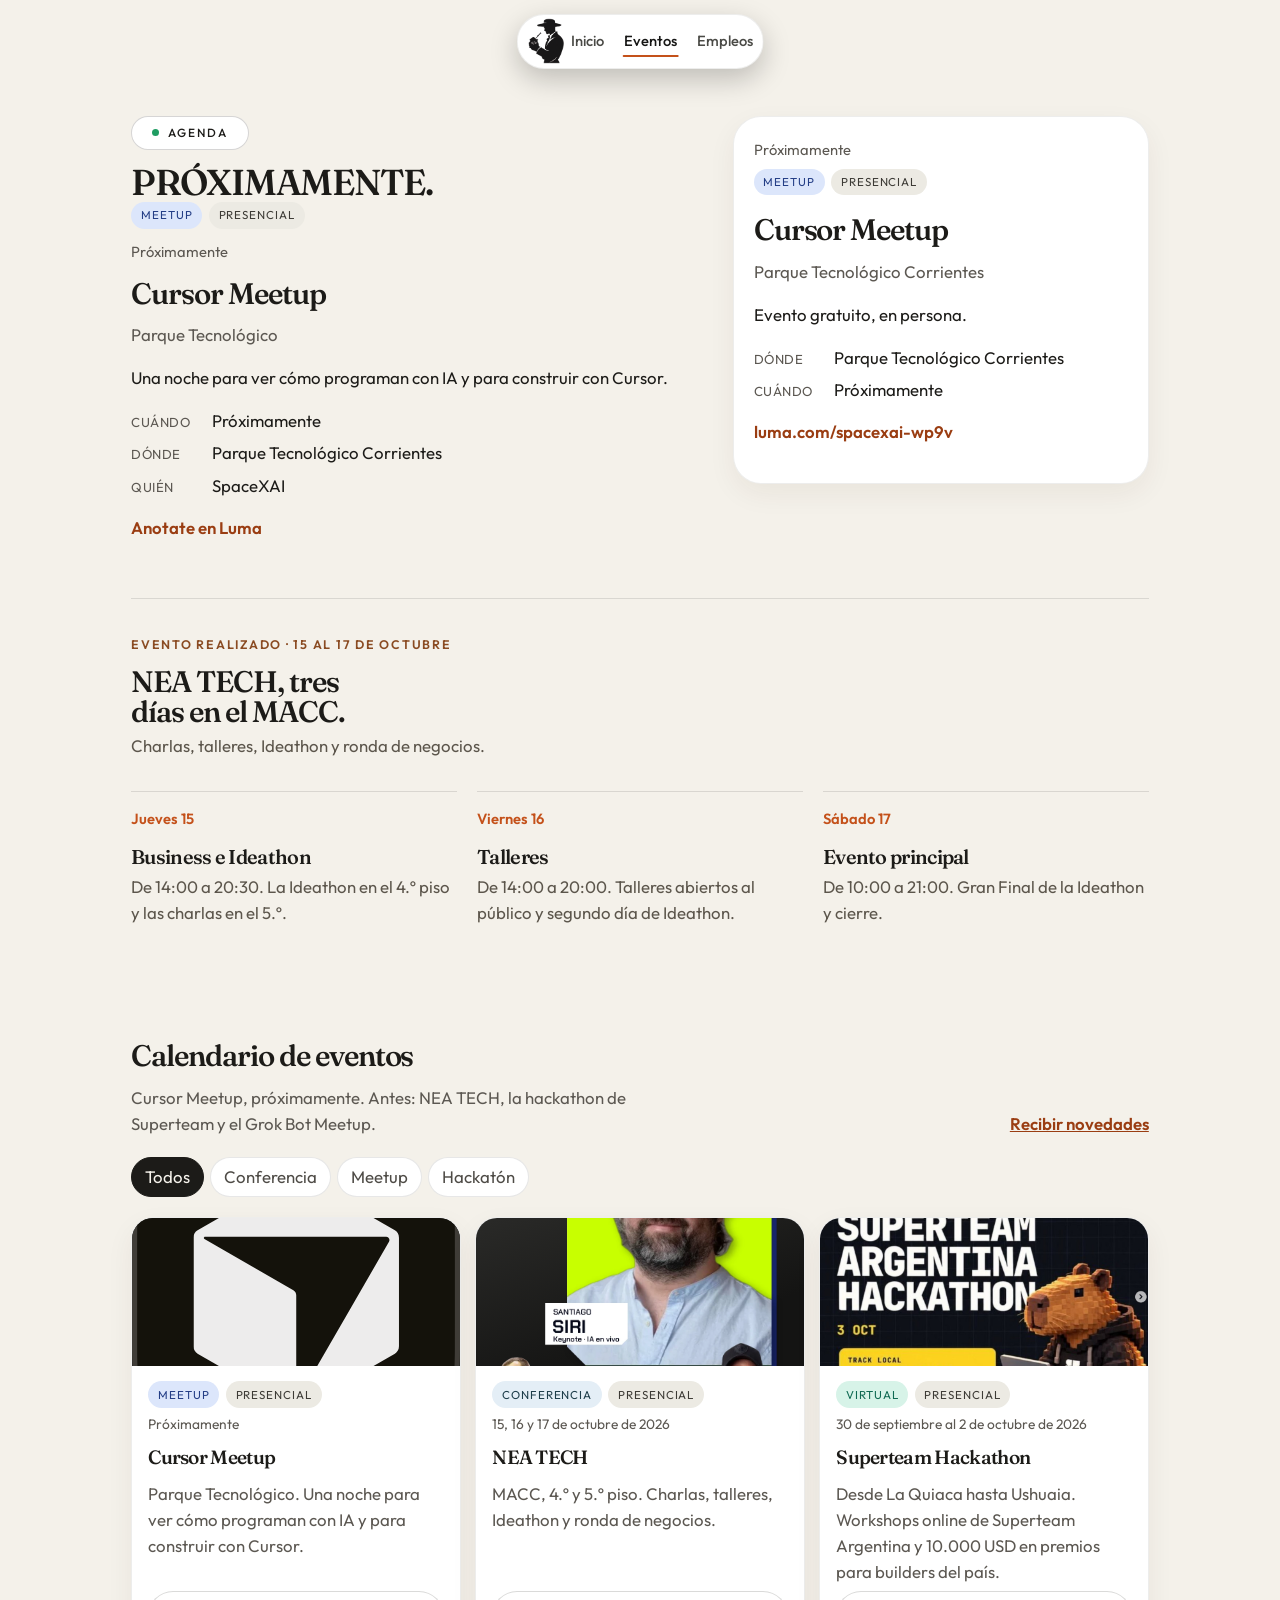
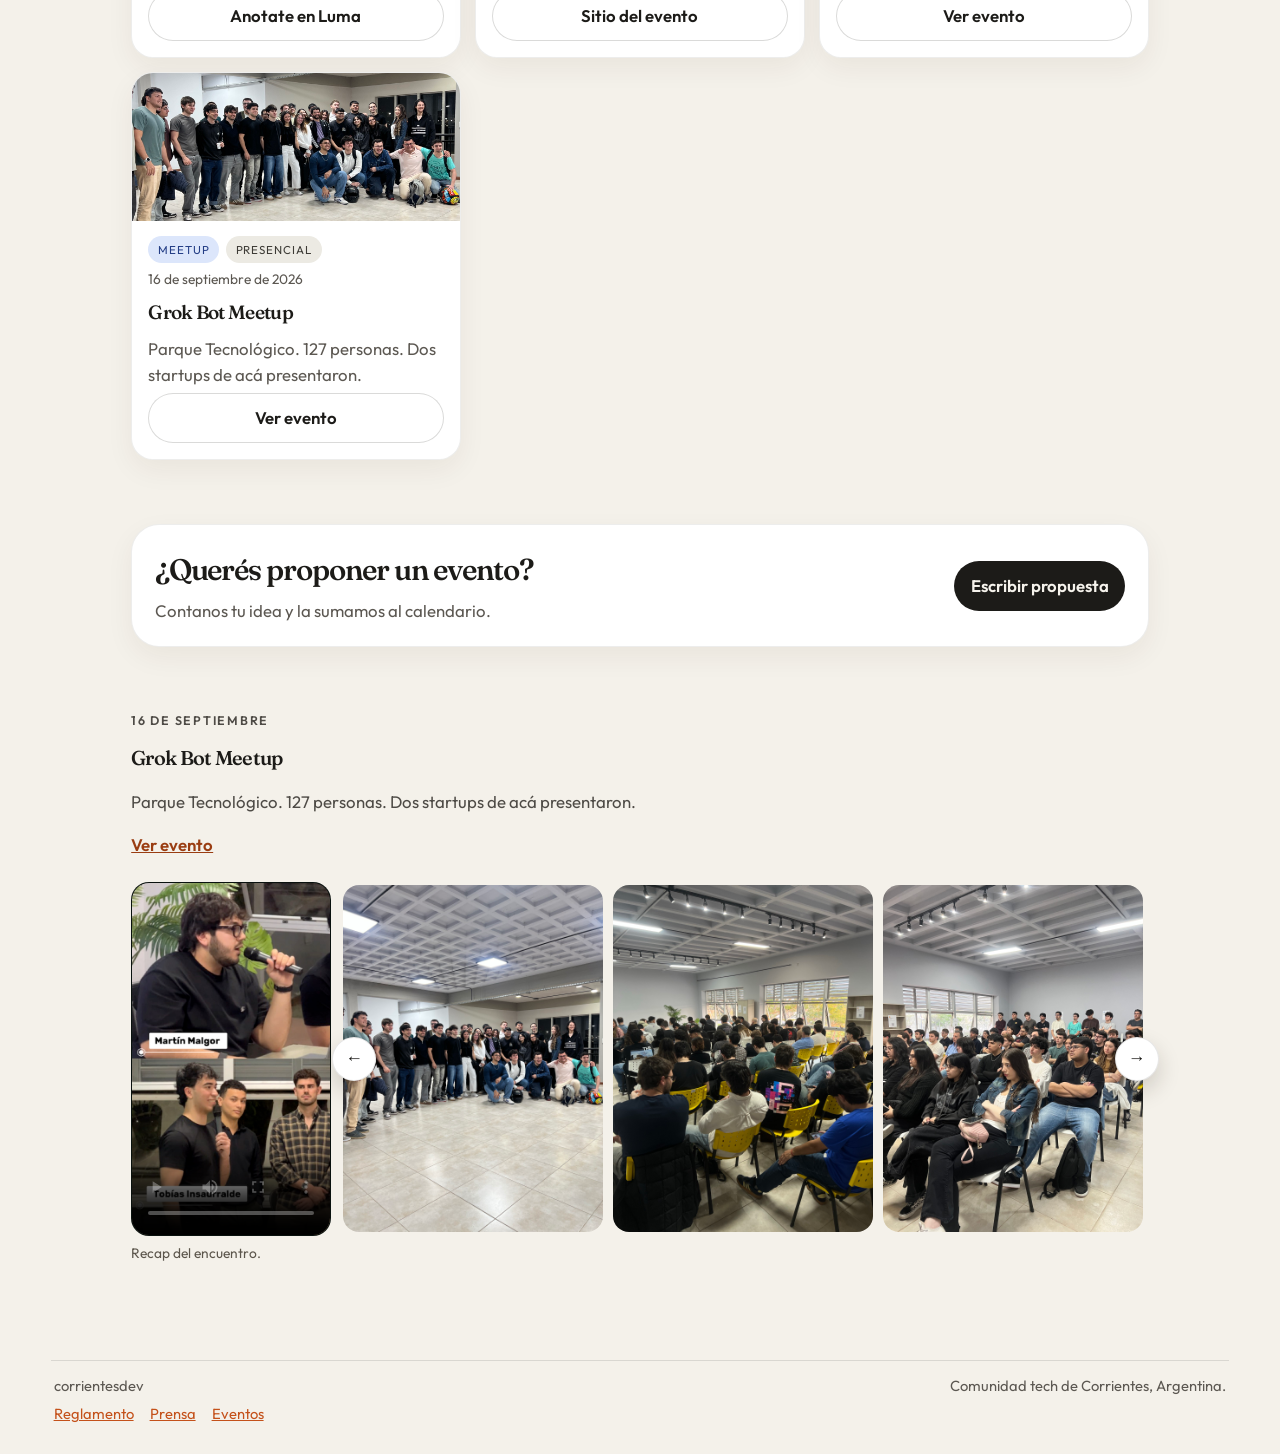
<file: eventos.html>
<!DOCTYPE html>
<html lang="es">
<head>
  <meta charset="utf-8">
  <meta name="viewport" content="width=device-width, initial-scale=1">
  <title>Eventos — corrientesdev</title>
  <link rel="preconnect" href="https://fonts.googleapis.com">
  <link rel="preconnect" href="https://fonts.gstatic.com" crossorigin>
  <link href="https://fonts.googleapis.com/css2?family=Fraunces:opsz,wght@9..144,520;9..144,640&family=Outfit:wght@380;500;600;700&display=swap" rel="stylesheet">
  <link rel="stylesheet" href="styles.css">
  <link rel="icon" href="logo.png">
  <script>document.documentElement.classList.add("js")</script>
</head>
<body>

  <a class="skip" href="#contenido">Saltar al contenido</a>
  <header class="bar">
    <a class="mark" href="index.html"><img src="logo.png" alt="corrientesdev"></a>
    <button class="menu-btn" type="button" aria-expanded="false" aria-controls="menu">Menú</button>
    <nav id="menu">
      <a href="index.html">Inicio</a>
      <a href="eventos.html">Eventos</a>
      <a href="empleos.html">Empleos</a>
    </nav>
  </header>

  <main class="pagina agenda-page" id="contenido">

    <section class="proximo" id="proximo">
      <div>
        <p class="placa"><i class="punto"></i>Agenda</p>
        <h1>Próximamente.</h1>
        <p class="etiquetas"><span class="tag-meetup">Meetup</span><span class="tag-presencial">Presencial</span></p>
        <p class="cuando">Próximamente</p>
        <h2>Cursor Meetup</h2>
        <p class="org">Parque Tecnológico</p>
        <p>Una noche para ver cómo programan con IA y para construir con Cursor.</p>
        <ul class="hechos">
          <li><span>Cuándo</span>Próximamente</li>
          <li><span>Dónde</span>Parque Tecnológico Corrientes</li>
          <li><span>Quién</span>SpaceXAI</li>
        </ul>
        <p class="enlaces">
          <a href="https://luma.com/spacexai-wp9v">Anotate en Luma</a>
        </p>
      </div>
      <aside class="ficha-evento">
        <p class="cuando">Próximamente</p>
        <p class="etiquetas"><span class="tag-meetup">Meetup</span><span class="tag-presencial">Presencial</span></p>
        <h2>Cursor Meetup</h2>
        <p class="org">Parque Tecnológico Corrientes</p>
        <p>Evento gratuito, en persona.</p>
        <ul class="hechos">
          <li><span>Dónde</span>Parque Tecnológico Corrientes</li>
          <li><span>Cuándo</span>Próximamente</li>
        </ul>
        <p class="enlaces">
          <a href="https://luma.com/spacexai-wp9v">luma.com/spacexai-wp9v</a>
        </p>
      </aside>
    </section>

    <section class="agenda" id="sigue">
      <div class="cabeza">
        <p class="kicker">Evento realizado · 15 al 17 de octubre</p>
        <h2>NEA TECH, tres días en el MACC.</h2>
        <p class="nota">Charlas, talleres, Ideathon y ronda de negocios.</p>
      </div>
      <ol class="linea">
        <li>
          <time datetime="2026-10-15">Jueves 15</time>
          <h3>Business e Ideathon</h3>
          <p>De 14:00 a 20:30. La Ideathon en el 4.º piso y las charlas en el 5.º.</p>
        </li>
        <li>
          <time datetime="2026-10-16">Viernes 16</time>
          <h3>Talleres</h3>
          <p>De 14:00 a 20:00. Talleres abiertos al público y segundo día de Ideathon.</p>
        </li>
        <li>
          <time datetime="2026-10-17">Sábado 17</time>
          <h3>Evento principal</h3>
          <p>De 10:00 a 21:00. Gran Final de la Ideathon y cierre.</p>
        </li>
      </ol>
    </section>

    <section class="calendario" id="calendario">
      <header class="calendario-top">
        <div>
          <h2>Calendario de eventos</h2>
          <p>Cursor Meetup, próximamente. Antes: NEA TECH, la hackathon de Superteam y el Grok Bot Meetup.</p>
        </div>
        <a href="https://instagram.com/corrientesdev">Recibir novedades</a>
      </header>
      <nav class="filtros" aria-label="Filtrar por tipo de evento">
        <button type="button" data-filtro="todos" aria-pressed="true">Todos</button>
        <button type="button" data-filtro="conferencia">Conferencia</button>
        <button type="button" data-filtro="meetup">Meetup</button>
        <button type="button" data-filtro="hackaton">Hackatón</button>
      </nav>
      <div class="tarjetas">
        <article class="evento" data-tipo="meetup">
          <div class="evento-tapa foto"><img src="apoyos/cursor.svg" alt="Cursor"></div>
          <div class="evento-cuerpo">
            <p class="etiquetas"><span class="tag-meetup">Meetup</span><span class="tag-presencial">Presencial</span></p>
            <p class="evento-fecha">Próximamente</p>
            <h3>Cursor Meetup</h3>
            <p>Parque Tecnológico. Una noche para ver cómo programan con IA y para construir con Cursor.</p>
            <a class="btn ghost evento-mas" href="https://luma.com/spacexai-wp9v">Anotate en Luma</a>
          </div>
        </article>
        <article class="evento" data-tipo="conferencia">
          <div class="evento-tapa foto"><img src="apoyos/neatech-hero.webp" alt="Speakers de NEA TECH"></div>
          <div class="evento-cuerpo">
            <p class="etiquetas"><span class="tag-conferencia">Conferencia</span><span class="tag-presencial">Presencial</span></p>
            <p class="evento-fecha">15, 16 y 17 de octubre de 2026</p>
            <h3>NEA TECH</h3>
            <p>MACC, 4.º y 5.º piso. Charlas, talleres, Ideathon y ronda de negocios.</p>
            <a class="btn ghost evento-mas" href="https://neatech.com.ar/">Sitio del evento</a>
          </div>
        </article>
        <article class="evento" data-tipo="hackaton">
          <div class="evento-tapa foto"><img src="fotos/hackathon.jpg" alt="Afiche del Superteam Hackathon"></div>
          <div class="evento-cuerpo">
            <p class="etiquetas"><span class="tag-virtual">Virtual</span><span class="tag-presencial">Presencial</span></p>
            <p class="evento-fecha">30 de septiembre al 2 de octubre de 2026</p>
            <h3>Superteam Hackathon</h3>
            <p>Desde La Quiaca hasta Ushuaia. Workshops online de Superteam Argentina y 10.000 USD en premios para builders del país.</p>
            <a class="btn ghost evento-mas" href="https://luma.com/850bjf25">Ver evento</a>
          </div>
        </article>
        <article class="evento" data-tipo="meetup">
          <div class="evento-tapa foto"><img src="fotos/meetup/grupo.jpg" alt="Foto grupal del primer encuentro"></div>
          <div class="evento-cuerpo">
            <p class="etiquetas"><span class="tag-meetup">Meetup</span><span class="tag-presencial">Presencial</span></p>
            <p class="evento-fecha">16 de septiembre de 2026</p>
            <h3>Grok Bot Meetup</h3>
            <p>Parque Tecnológico. 127 personas. Dos startups de acá presentaron.</p>
            <a class="btn ghost evento-mas" href="#anteriores">Ver evento</a>
          </div>
        </article>
      </div>
      <p class="calendario-vacio" hidden>No hay eventos de este tipo.</p>
    </section>

    <section class="proponer">
      <div>
        <h2>¿Querés proponer un evento?</h2>
        <p>Contanos tu idea y la sumamos al calendario.</p>
      </div>
      <a class="btn" href="mailto:tinsaurralde17@gmail.com?subject=Propuesta%20de%20evento%20para%20corrientes.dev">Escribir propuesta</a>
    </section>

    <article class="pasado" id="anteriores">
      <p class="kicker">16 de septiembre</p>
      <h3>Grok Bot Meetup</h3>
      <p>Parque Tecnológico. 127 personas. Dos startups de acá presentaron.</p>
      <p><a href="https://luma.com/09s1qk2i">Ver evento</a></p>
      <div class="recuerdo">
        <figure class="reel">
          <video controls playsinline preload="metadata" poster="fotos/meetup/poster.jpg" width="720" height="1280">
            <source src="fotos/meetup/recap.mp4" type="video/mp4">
          </video>
          <figcaption>Recap del encuentro.</figcaption>
        </figure>
        <div class="tira" data-tira>
          <button class="flecha prev" type="button" aria-label="Fotos anteriores">&#8592;</button>
          <ul class="galeria">
            <li><img src="fotos/meetup/grupo.jpg" width="1200" height="1600" alt="Foto grupal al cierre del meetup, en el Parque Tecnológico"></li>
            <li><img src="fotos/meetup/sala.jpg" width="1200" height="1600" alt="La sala llena, vista desde atrás"></li>
            <li><img src="fotos/meetup/publico.jpg" width="1200" height="1600" alt="El público, de frente"></li>
            <li><img src="fotos/meetup/charla.jpg" width="1200" height="1600" alt="Una charla de pie, con micrófono"></li>
            <li><img src="fotos/meetup/mesa.jpg" width="1200" height="1600" alt="Quienes presentaron, sentados en la mesa"></li>
            <li><img src="fotos/meetup/panel.jpg" width="1200" height="1600" alt="Tres personas de pie frente a la sala"></li>
            <li><img src="fotos/meetup/cerca.jpg" width="1200" height="1600" alt="El público, más de cerca"></li>
            <li><img src="fotos/meetup/pizza.jpg" width="1200" height="1600" alt="Pizza al final de la noche"></li>
          </ul>
          <button class="flecha next" type="button" aria-label="Fotos siguientes">&#8594;</button>
        </div>
      </div>
    </article>

  </main>

  <footer>
    <div class="pie">
      <p>corrientesdev</p>
      <p>Comunidad tech de Corrientes, Argentina.</p>
      <p class="mapa"><a href="reglamento.html">Reglamento</a><a href="prensa.html">Prensa</a><a href="eventos.html">Eventos</a></p>
    </div>
  </footer>
  <script src="site.js"></script>
  <script>
    (function () {
      var raiz = document.querySelector("[data-cuenta]");
      if (raiz) {
        var fin = new Date(raiz.getAttribute("data-cuenta")).getTime();
        function tick() {
          var total = Math.max(0, Math.floor((fin - Date.now()) / 1000));
          var partes = [
            Math.floor(total / 86400),
            Math.floor((total % 86400) / 3600),
            Math.floor((total % 3600) / 60),
            total % 60
          ];
          ["d", "h", "m", "s"].forEach(function (clave, i) {
            var nodo = raiz.querySelector("[data-" + clave + "]");
            if (nodo) nodo.textContent = String(partes[i]).padStart(2, "0");
          });
        }
        tick();
        setInterval(tick, 1000);
      }

      var botones = document.querySelectorAll("[data-filtro]");
      var tarjetas = document.querySelectorAll(".evento");
      var vacio = document.querySelector(".calendario-vacio");
      botones.forEach(function (boton) {
        boton.addEventListener("click", function () {
          var tipo = boton.getAttribute("data-filtro");
          botones.forEach(function (otro) {
            otro.setAttribute("aria-pressed", otro === boton ? "true" : "false");
          });
          var visibles = 0;
          tarjetas.forEach(function (tarjeta) {
            var ok = tipo === "todos" || tarjeta.getAttribute("data-tipo") === tipo;
            tarjeta.hidden = !ok;
            if (ok) visibles += 1;
          });
          if (vacio) vacio.hidden = visibles > 0;
        });
      });
    })();
  </script>
</body>
</html>
</file>
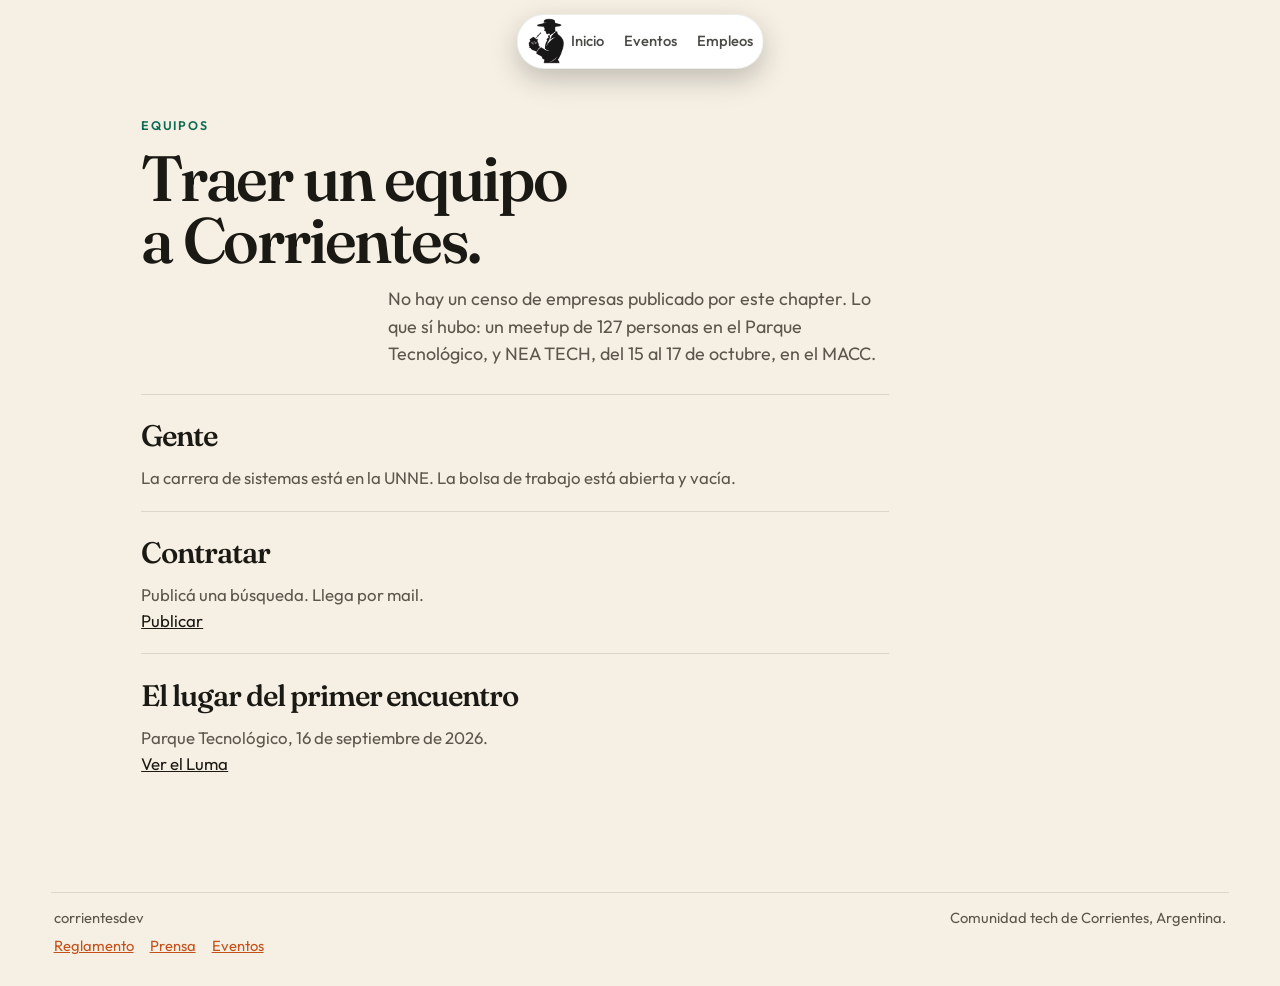
<file: invertir.html>
<!DOCTYPE html>
<html lang="es">
<head>
  <meta charset="utf-8">
  <meta name="viewport" content="width=device-width, initial-scale=1">
  <title>Invertir — corrientesdev</title>
  <link rel="preconnect" href="https://fonts.googleapis.com">
  <link rel="preconnect" href="https://fonts.gstatic.com" crossorigin>
  <link href="https://fonts.googleapis.com/css2?family=Fraunces:opsz,wght@9..144,520;9..144,640&family=Outfit:wght@380;500;600;700&display=swap" rel="stylesheet">
  <link rel="stylesheet" href="styles.css">
  <link rel="icon" href="logo.png">
  <script>document.documentElement.classList.add("js")</script>
</head>
<body>

  <a class="skip" href="#contenido">Saltar al contenido</a>
  <header class="bar">
    <a class="mark" href="index.html"><img src="logo.png" alt="corrientesdev"></a>
    <button class="menu-btn" type="button" aria-expanded="false" aria-controls="menu">Menú</button>
    <nav id="menu">
      <a href="index.html">Inicio</a>
      <a href="eventos.html">Eventos</a>
      <a href="empleos.html">Empleos</a>
    </nav>
  </header>

  <main class="pagina" id="contenido">

    <p class="kicker">Equipos</p>
    <h1>Traer un equipo a Corrientes.</h1>
    <p class="lede">No hay un censo de empresas publicado por este chapter. Lo que sí hubo: un meetup de 127 personas en el Parque Tecnológico, y NEA TECH, del 15 al 17 de octubre, en el MACC.</p>
    <ul class="lista-simple">
      <li><h2>Gente</h2><p>La carrera de sistemas está en la UNNE. La bolsa de trabajo está abierta y vacía.</p></li>
      <li><h2>Contratar</h2><p>Publicá una búsqueda. Llega por mail.</p><a href="empleos.html#publicar">Publicar</a></li>
      <li><h2>El lugar del primer encuentro</h2><p>Parque Tecnológico, 16 de septiembre de 2026.</p><a href="https://luma.com/09s1qk2i">Ver el Luma</a></li>
    </ul>

  </main>

  <footer>
    <div class="pie">
      <p>corrientesdev</p>
      <p>Comunidad tech de Corrientes, Argentina.</p>
      <p class="mapa"><a href="reglamento.html">Reglamento</a><a href="prensa.html">Prensa</a><a href="eventos.html">Eventos</a></p>
    </div>
  </footer>
  <script src="site.js"></script>
</body>
</html>
</file>
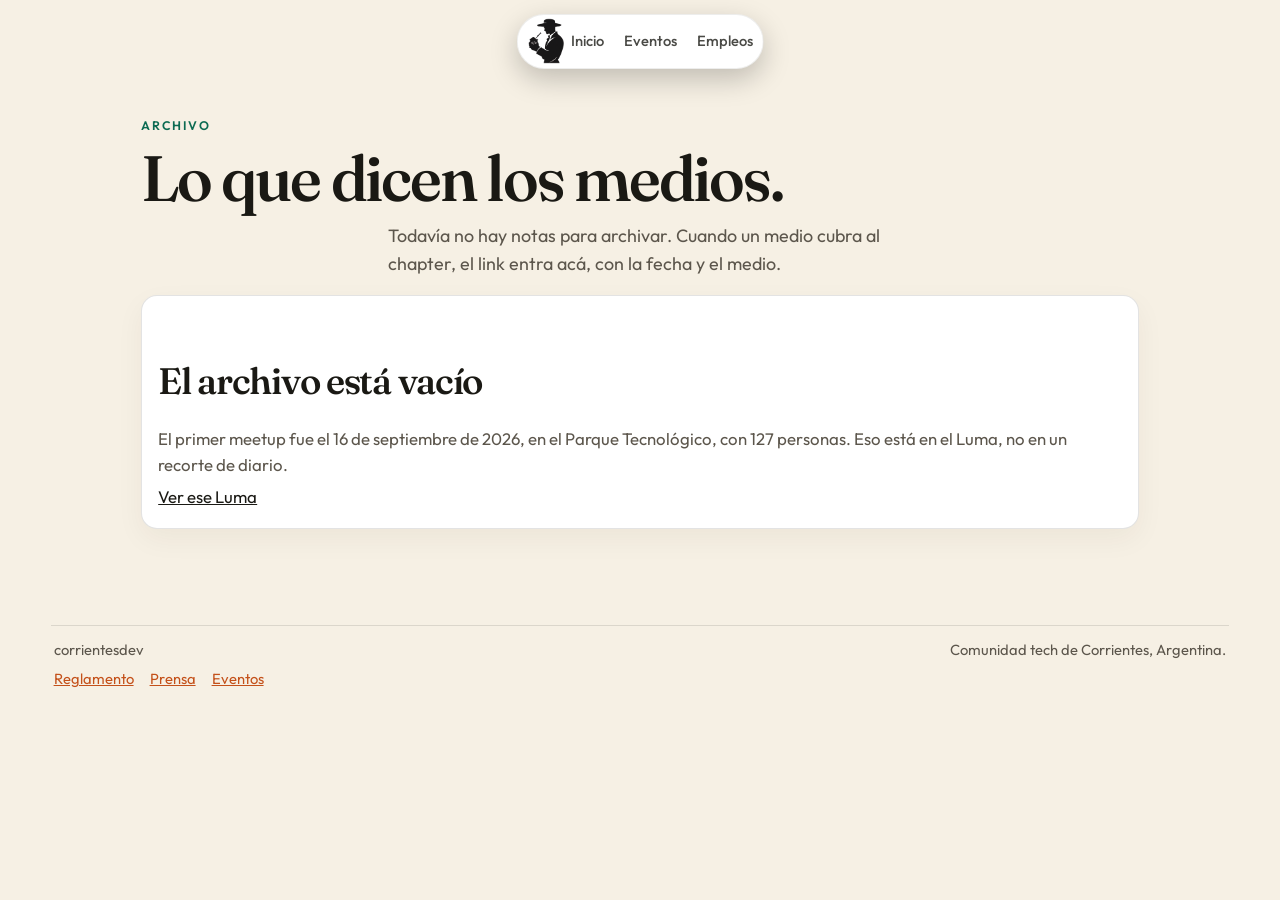
<file: prensa.html>
<!DOCTYPE html>
<html lang="es">
<head>
  <meta charset="utf-8">
  <meta name="viewport" content="width=device-width, initial-scale=1">
  <title>Prensa — corrientesdev</title>
  <link rel="preconnect" href="https://fonts.googleapis.com">
  <link rel="preconnect" href="https://fonts.gstatic.com" crossorigin>
  <link href="https://fonts.googleapis.com/css2?family=Fraunces:opsz,wght@9..144,520;9..144,640&family=Outfit:wght@380;500;600;700&display=swap" rel="stylesheet">
  <link rel="stylesheet" href="styles.css">
  <link rel="icon" href="logo.png">
  <script>document.documentElement.classList.add("js")</script>
</head>
<body>

  <a class="skip" href="#contenido">Saltar al contenido</a>
  <header class="bar">
    <a class="mark" href="index.html"><img src="logo.png" alt="corrientesdev"></a>
    <button class="menu-btn" type="button" aria-expanded="false" aria-controls="menu">Menú</button>
    <nav id="menu">
      <a href="index.html">Inicio</a>
      <a href="eventos.html">Eventos</a>
      <a href="empleos.html">Empleos</a>
    </nav>
  </header>

  <main class="pagina" id="contenido">

    <p class="kicker">Archivo</p>
    <h1>Lo que dicen los medios.</h1>
    <p class="lede">Todavía no hay notas para archivar. Cuando un medio cubra al chapter, el link entra acá, con la fecha y el medio.</p>
    <article class="carta">
      <h2>El archivo está vacío</h2>
      <p>El primer meetup fue el 16 de septiembre de 2026, en el Parque Tecnológico, con 127 personas. Eso está en el Luma, no en un recorte de diario.</p>
      <a href="https://luma.com/09s1qk2i">Ver ese Luma</a>
    </article>

  </main>

  <footer>
    <div class="pie">
      <p>corrientesdev</p>
      <p>Comunidad tech de Corrientes, Argentina.</p>
      <p class="mapa"><a href="reglamento.html">Reglamento</a><a href="prensa.html">Prensa</a><a href="eventos.html">Eventos</a></p>
    </div>
  </footer>
  <script src="site.js"></script>
</body>
</html>
</file>
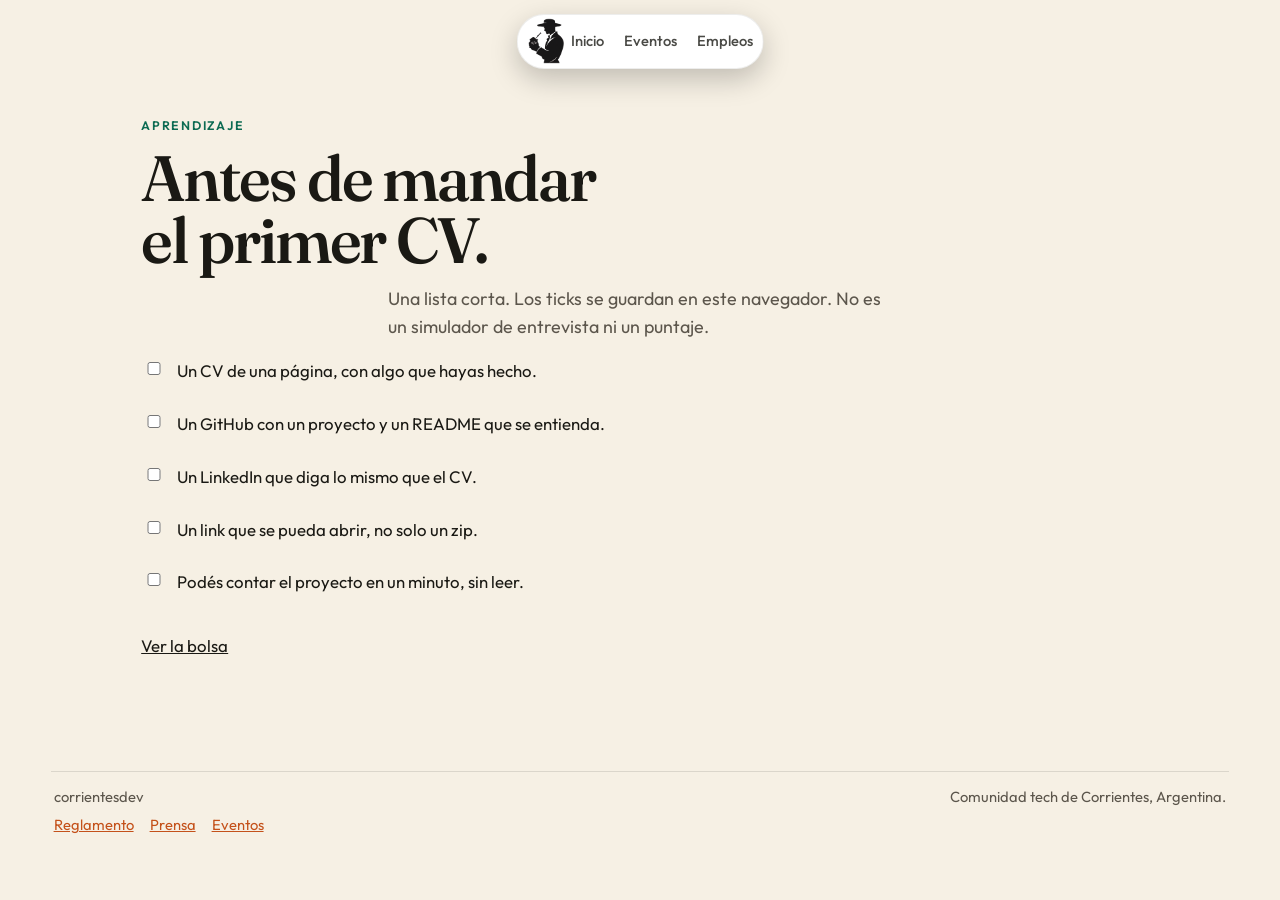
<file: primer-trabajo.html>
<!DOCTYPE html>
<html lang="es">
<head>
  <meta charset="utf-8">
  <meta name="viewport" content="width=device-width, initial-scale=1">
  <title>Primer trabajo — corrientesdev</title>
  <link rel="preconnect" href="https://fonts.googleapis.com">
  <link rel="preconnect" href="https://fonts.gstatic.com" crossorigin>
  <link href="https://fonts.googleapis.com/css2?family=Fraunces:opsz,wght@9..144,520;9..144,640&family=Outfit:wght@380;500;600;700&display=swap" rel="stylesheet">
  <link rel="stylesheet" href="styles.css">
  <link rel="icon" href="logo.png">
  <script>document.documentElement.classList.add("js")</script>
</head>
<body>

  <a class="skip" href="#contenido">Saltar al contenido</a>
  <header class="bar">
    <a class="mark" href="index.html"><img src="logo.png" alt="corrientesdev"></a>
    <button class="menu-btn" type="button" aria-expanded="false" aria-controls="menu">Menú</button>
    <nav id="menu">
      <a href="index.html">Inicio</a>
      <a href="eventos.html">Eventos</a>
      <a href="empleos.html">Empleos</a>
    </nav>
  </header>

  <main class="pagina" id="contenido">

    <p class="kicker">Aprendizaje</p>
    <h1>Antes de mandar el primer CV.</h1>
    <p class="lede">Una lista corta. Los ticks se guardan en este navegador. No es un simulador de entrevista ni un puntaje.</p>
    <form data-checks>
      <ul class="checks">
        <li><label><input type="checkbox" name="cv"> Un CV de una página, con algo que hayas hecho.</label></li>
        <li><label><input type="checkbox" name="github"> Un GitHub con un proyecto y un README que se entienda.</label></li>
        <li><label><input type="checkbox" name="linkedin"> Un LinkedIn que diga lo mismo que el CV.</label></li>
        <li><label><input type="checkbox" name="demo"> Un link que se pueda abrir, no solo un zip.</label></li>
        <li><label><input type="checkbox" name="minuto"> Podés contar el proyecto en un minuto, sin leer.</label></li>
      </ul>
    </form>
    <p style="margin-top:1.2rem"><a href="empleos.html">Ver la bolsa</a></p>

  </main>

  <footer>
    <div class="pie">
      <p>corrientesdev</p>
      <p>Comunidad tech de Corrientes, Argentina.</p>
      <p class="mapa"><a href="reglamento.html">Reglamento</a><a href="prensa.html">Prensa</a><a href="eventos.html">Eventos</a></p>
    </div>
  </footer>
  <script src="site.js"></script>
</body>
</html>
</file>
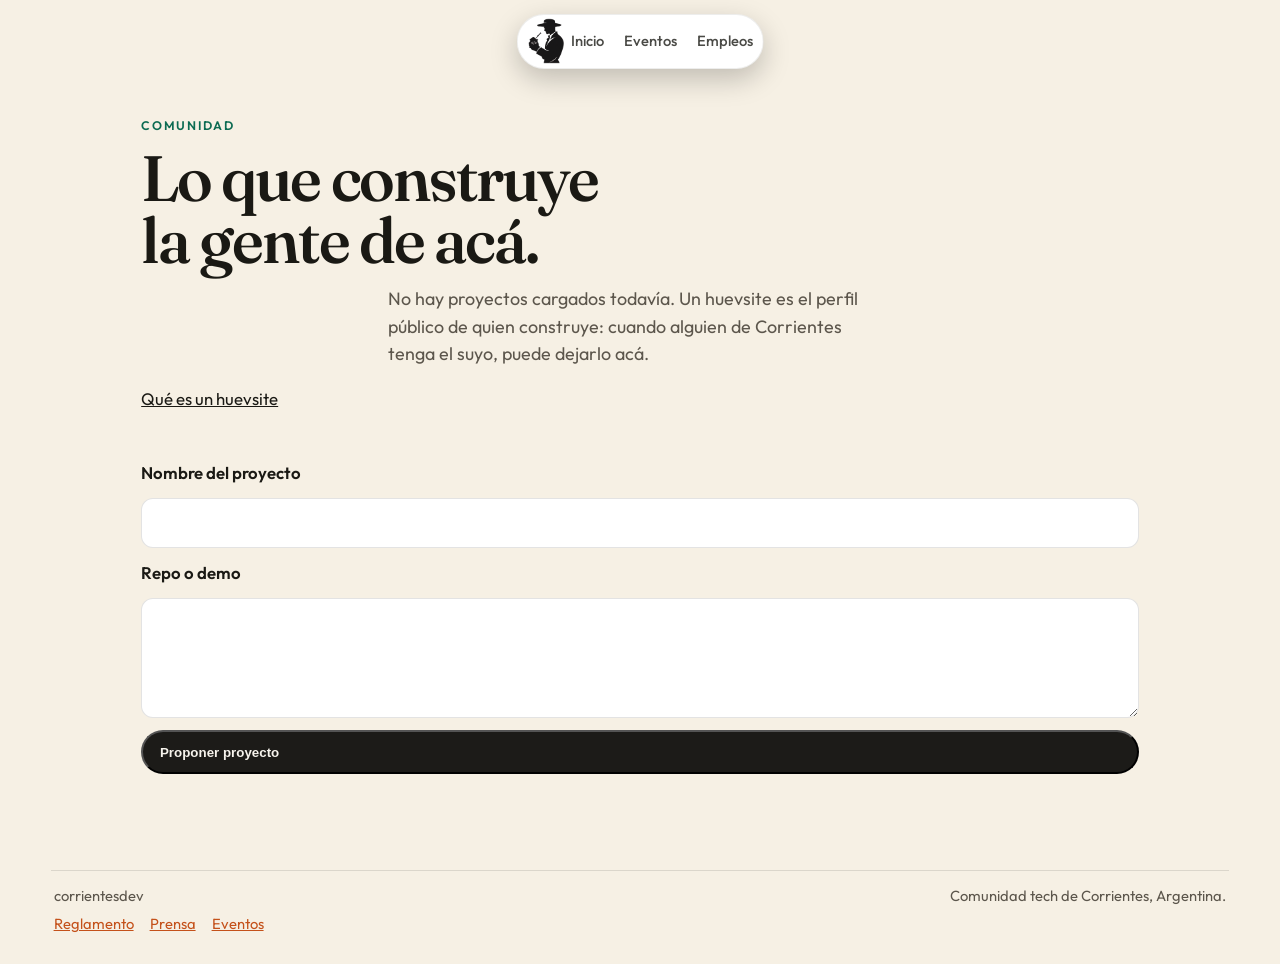
<file: proyectos.html>
<!DOCTYPE html>
<html lang="es">
<head>
  <meta charset="utf-8">
  <meta name="viewport" content="width=device-width, initial-scale=1">
  <title>Proyectos — corrientesdev</title>
  <link rel="preconnect" href="https://fonts.googleapis.com">
  <link rel="preconnect" href="https://fonts.gstatic.com" crossorigin>
  <link href="https://fonts.googleapis.com/css2?family=Fraunces:opsz,wght@9..144,520;9..144,640&family=Outfit:wght@380;500;600;700&display=swap" rel="stylesheet">
  <link rel="stylesheet" href="styles.css">
  <link rel="icon" href="logo.png">
  <script>document.documentElement.classList.add("js")</script>
</head>
<body>

  <a class="skip" href="#contenido">Saltar al contenido</a>
  <header class="bar">
    <a class="mark" href="index.html"><img src="logo.png" alt="corrientesdev"></a>
    <button class="menu-btn" type="button" aria-expanded="false" aria-controls="menu">Menú</button>
    <nav id="menu">
      <a href="index.html">Inicio</a>
      <a href="eventos.html">Eventos</a>
      <a href="empleos.html">Empleos</a>
    </nav>
  </header>

  <main class="pagina" id="contenido">

    <p class="kicker">Comunidad</p>
    <h1>Lo que construye la gente de acá.</h1>
    <p class="lede">No hay proyectos cargados todavía. Un huevsite es el perfil público de quien construye: cuando alguien de Corrientes tenga el suyo, puede dejarlo acá.</p>
    <p><a href="https://huevsite.io">Qué es un huevsite</a></p>
    <div data-lista="proyectos" data-asunto="Proyecto para corrientesdev">
      <ul class="lista-simple"></ul>
      <form class="formulario">
        <label for="titulo">Nombre del proyecto</label>
        <input id="titulo" name="titulo" required>
        <label for="detalle">Repo o demo</label>
        <textarea id="detalle" name="detalle" required></textarea>
        <button class="btn" type="submit">Proponer proyecto</button>
      </form>
    </div>

  </main>

  <footer>
    <div class="pie">
      <p>corrientesdev</p>
      <p>Comunidad tech de Corrientes, Argentina.</p>
      <p class="mapa"><a href="reglamento.html">Reglamento</a><a href="prensa.html">Prensa</a><a href="eventos.html">Eventos</a></p>
    </div>
  </footer>
  <script src="site.js"></script>
</body>
</html>
</file>
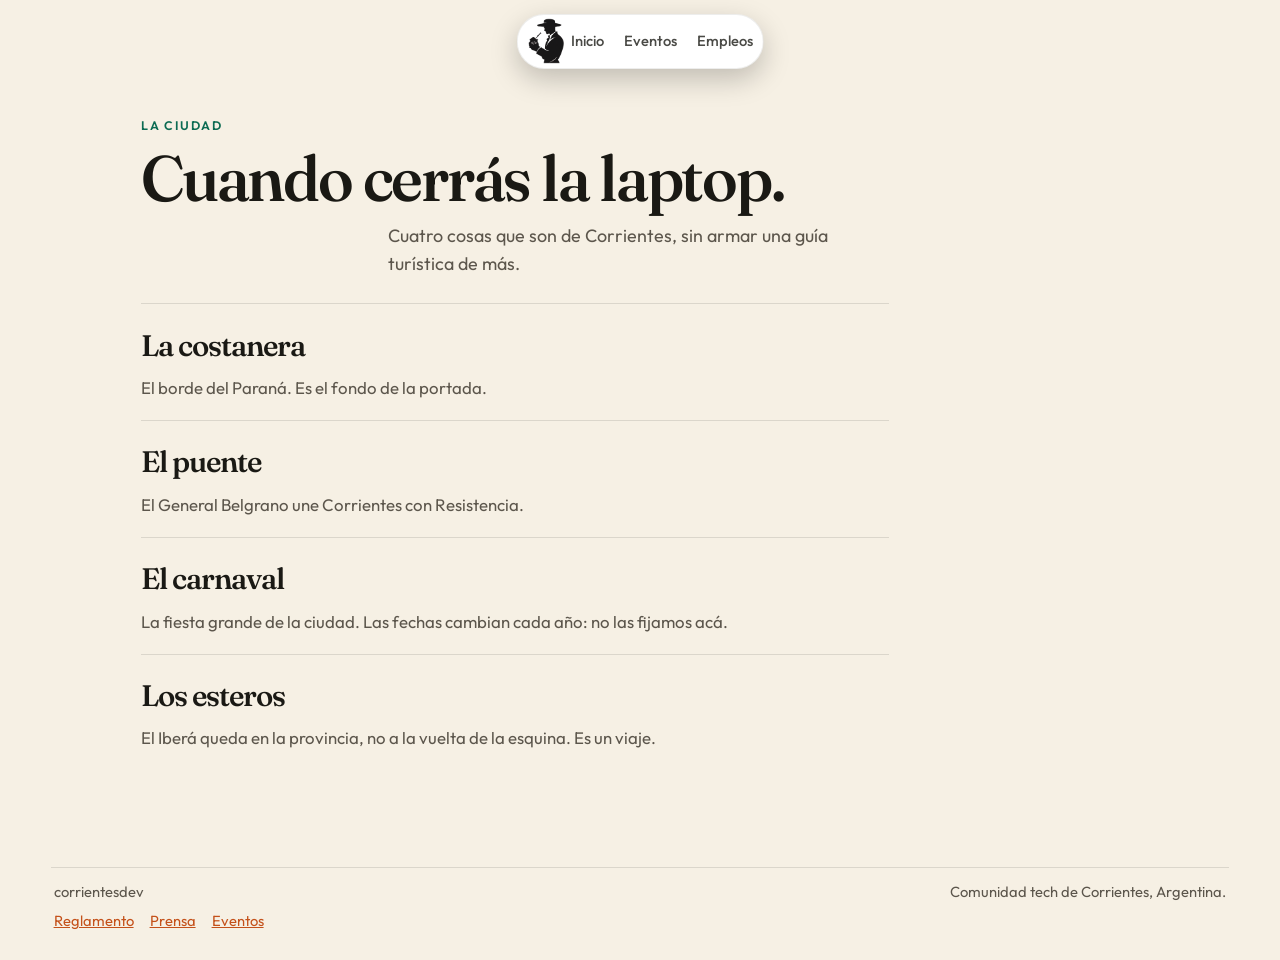
<file: que-hacer.html>
<!DOCTYPE html>
<html lang="es">
<head>
  <meta charset="utf-8">
  <meta name="viewport" content="width=device-width, initial-scale=1">
  <title>Qué hacer — corrientesdev</title>
  <link rel="preconnect" href="https://fonts.googleapis.com">
  <link rel="preconnect" href="https://fonts.gstatic.com" crossorigin>
  <link href="https://fonts.googleapis.com/css2?family=Fraunces:opsz,wght@9..144,520;9..144,640&family=Outfit:wght@380;500;600;700&display=swap" rel="stylesheet">
  <link rel="stylesheet" href="styles.css">
  <link rel="icon" href="logo.png">
  <script>document.documentElement.classList.add("js")</script>
</head>
<body>

  <a class="skip" href="#contenido">Saltar al contenido</a>
  <header class="bar">
    <a class="mark" href="index.html"><img src="logo.png" alt="corrientesdev"></a>
    <button class="menu-btn" type="button" aria-expanded="false" aria-controls="menu">Menú</button>
    <nav id="menu">
      <a href="index.html">Inicio</a>
      <a href="eventos.html">Eventos</a>
      <a href="empleos.html">Empleos</a>
    </nav>
  </header>

  <main class="pagina" id="contenido">

    <p class="kicker">La ciudad</p>
    <h1>Cuando cerrás la laptop.</h1>
    <p class="lede">Cuatro cosas que son de Corrientes, sin armar una guía turística de más.</p>
    <ul class="lista-simple">
      <li><h2>La costanera</h2><p>El borde del Paraná. Es el fondo de la portada.</p></li>
      <li><h2>El puente</h2><p>El General Belgrano une Corrientes con Resistencia.</p></li>
      <li><h2>El carnaval</h2><p>La fiesta grande de la ciudad. Las fechas cambian cada año: no las fijamos acá.</p></li>
      <li><h2>Los esteros</h2><p>El Iberá queda en la provincia, no a la vuelta de la esquina. Es un viaje.</p></li>
    </ul>

  </main>

  <footer>
    <div class="pie">
      <p>corrientesdev</p>
      <p>Comunidad tech de Corrientes, Argentina.</p>
      <p class="mapa"><a href="reglamento.html">Reglamento</a><a href="prensa.html">Prensa</a><a href="eventos.html">Eventos</a></p>
    </div>
  </footer>
  <script src="site.js"></script>
</body>
</html>
</file>
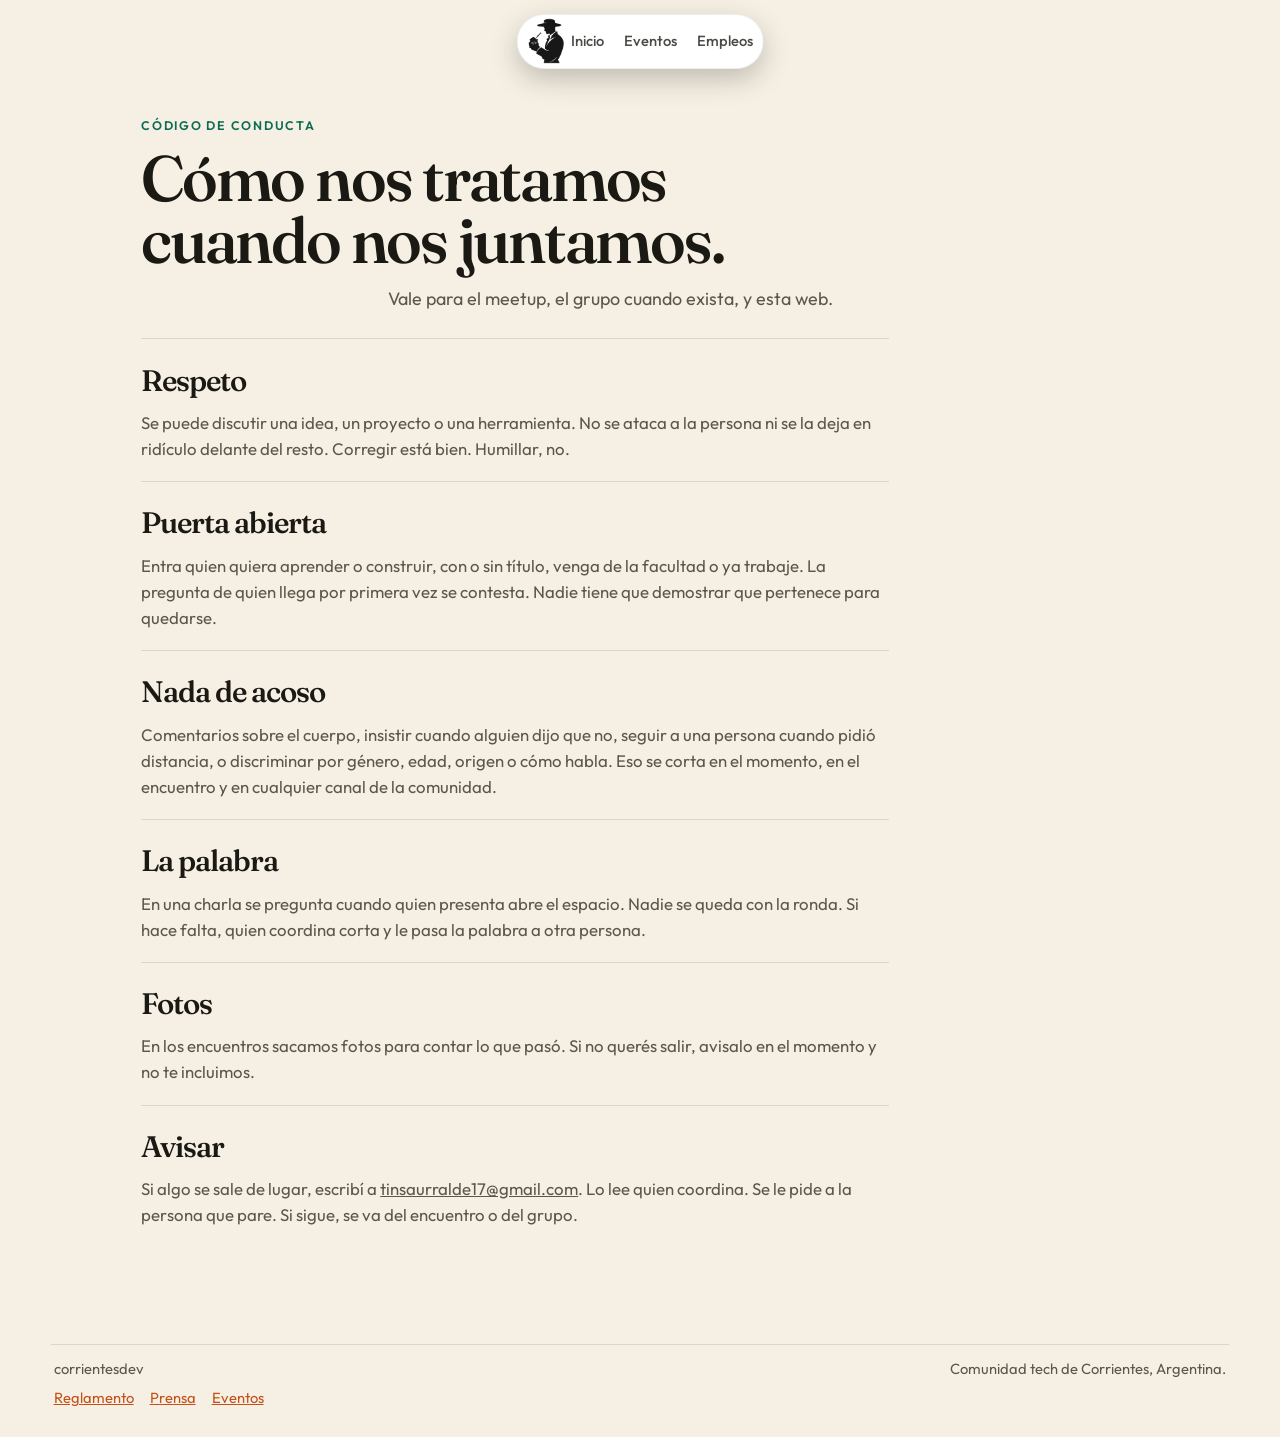
<file: reglamento.html>
<!DOCTYPE html>
<html lang="es">
<head>
  <meta charset="utf-8">
  <meta name="viewport" content="width=device-width, initial-scale=1">
  <title>Reglamento — corrientesdev</title>
  <link rel="preconnect" href="https://fonts.googleapis.com">
  <link rel="preconnect" href="https://fonts.gstatic.com" crossorigin>
  <link href="https://fonts.googleapis.com/css2?family=Fraunces:opsz,wght@9..144,520;9..144,640&family=Outfit:wght@380;500;600;700&display=swap" rel="stylesheet">
  <link rel="stylesheet" href="styles.css">
  <link rel="icon" href="logo.png">
  <script>document.documentElement.classList.add("js")</script>
</head>
<body>

  <a class="skip" href="#contenido">Saltar al contenido</a>
  <header class="bar">
    <a class="mark" href="index.html"><img src="logo.png" alt="corrientesdev"></a>
    <button class="menu-btn" type="button" aria-expanded="false" aria-controls="menu">Menú</button>
    <nav id="menu">
      <a href="index.html">Inicio</a>
      <a href="eventos.html">Eventos</a>
      <a href="empleos.html">Empleos</a>
    </nav>
  </header>

  <main class="pagina" id="contenido">

    <p class="kicker">Código de conducta</p>
    <h1>Cómo nos tratamos cuando nos juntamos.</h1>
    <p class="lede">Vale para el meetup, el grupo cuando exista, y esta web.</p>
    <ol class="lista-simple">
      <li>
        <h2>Respeto</h2>
        <p>Se puede discutir una idea, un proyecto o una herramienta. No se ataca a la persona ni se la deja en ridículo delante del resto. Corregir está bien. Humillar, no.</p>
      </li>
      <li>
        <h2>Puerta abierta</h2>
        <p>Entra quien quiera aprender o construir, con o sin título, venga de la facultad o ya trabaje. La pregunta de quien llega por primera vez se contesta. Nadie tiene que demostrar que pertenece para quedarse.</p>
      </li>
      <li>
        <h2>Nada de acoso</h2>
        <p>Comentarios sobre el cuerpo, insistir cuando alguien dijo que no, seguir a una persona cuando pidió distancia, o discriminar por género, edad, origen o cómo habla. Eso se corta en el momento, en el encuentro y en cualquier canal de la comunidad.</p>
      </li>
      <li>
        <h2>La palabra</h2>
        <p>En una charla se pregunta cuando quien presenta abre el espacio. Nadie se queda con la ronda. Si hace falta, quien coordina corta y le pasa la palabra a otra persona.</p>
      </li>
      <li>
        <h2>Fotos</h2>
        <p>En los encuentros sacamos fotos para contar lo que pasó. Si no querés salir, avisalo en el momento y no te incluimos.</p>
      </li>
      <li>
        <h2>Avisar</h2>
        <p>Si algo se sale de lugar, escribí a <a href="mailto:tinsaurralde17@gmail.com">tinsaurralde17@gmail.com</a>. Lo lee quien coordina. Se le pide a la persona que pare. Si sigue, se va del encuentro o del grupo.</p>
      </li>
    </ol>

  </main>

  <footer>
    <div class="pie">
      <p>corrientesdev</p>
      <p>Comunidad tech de Corrientes, Argentina.</p>
      <p class="mapa"><a href="reglamento.html">Reglamento</a><a href="prensa.html">Prensa</a><a href="eventos.html">Eventos</a></p>
    </div>
  </footer>
  <script src="site.js"></script>
</body>
</html>
</file>
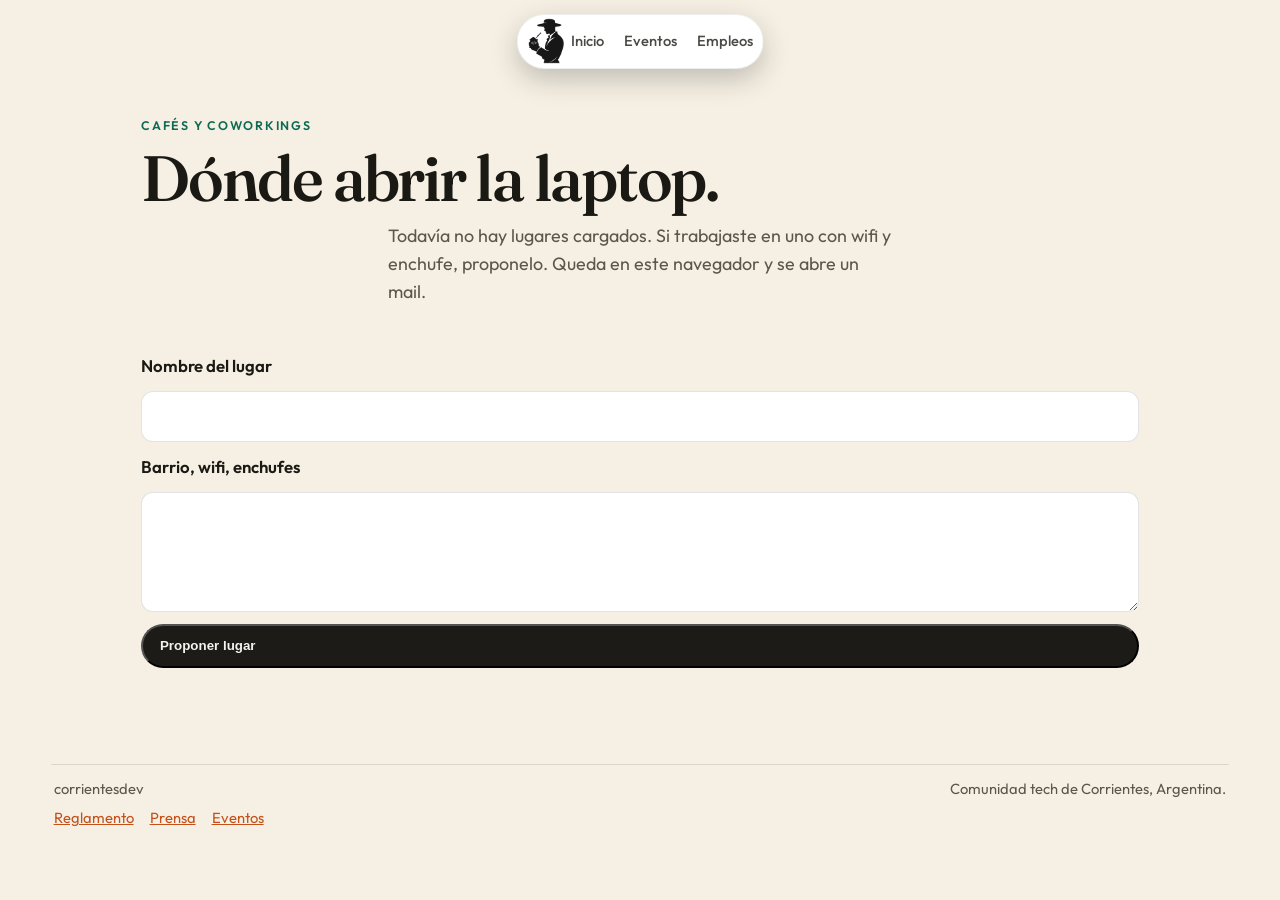
<file: trabajar.html>
<!DOCTYPE html>
<html lang="es">
<head>
  <meta charset="utf-8">
  <meta name="viewport" content="width=device-width, initial-scale=1">
  <title>Dónde trabajar — corrientesdev</title>
  <link rel="preconnect" href="https://fonts.googleapis.com">
  <link rel="preconnect" href="https://fonts.gstatic.com" crossorigin>
  <link href="https://fonts.googleapis.com/css2?family=Fraunces:opsz,wght@9..144,520;9..144,640&family=Outfit:wght@380;500;600;700&display=swap" rel="stylesheet">
  <link rel="stylesheet" href="styles.css">
  <link rel="icon" href="logo.png">
  <script>document.documentElement.classList.add("js")</script>
</head>
<body>

  <a class="skip" href="#contenido">Saltar al contenido</a>
  <header class="bar">
    <a class="mark" href="index.html"><img src="logo.png" alt="corrientesdev"></a>
    <button class="menu-btn" type="button" aria-expanded="false" aria-controls="menu">Menú</button>
    <nav id="menu">
      <a href="index.html">Inicio</a>
      <a href="eventos.html">Eventos</a>
      <a href="empleos.html">Empleos</a>
    </nav>
  </header>

  <main class="pagina" id="contenido">

    <p class="kicker">Cafés y coworkings</p>
    <h1>Dónde abrir la laptop.</h1>
    <p class="lede">Todavía no hay lugares cargados. Si trabajaste en uno con wifi y enchufe, proponelo. Queda en este navegador y se abre un mail.</p>
    <div data-lista="lugares" data-asunto="Lugar para trabajar en Corrientes">
      <ul class="lista-simple"></ul>
      <form class="formulario">
        <label for="titulo">Nombre del lugar</label>
        <input id="titulo" name="titulo" required>
        <label for="detalle">Barrio, wifi, enchufes</label>
        <textarea id="detalle" name="detalle"></textarea>
        <button class="btn" type="submit">Proponer lugar</button>
      </form>
    </div>

  </main>

  <footer>
    <div class="pie">
      <p>corrientesdev</p>
      <p>Comunidad tech de Corrientes, Argentina.</p>
      <p class="mapa"><a href="reglamento.html">Reglamento</a><a href="prensa.html">Prensa</a><a href="eventos.html">Eventos</a></p>
    </div>
  </footer>
  <script src="site.js"></script>
</body>
</html>
</file>
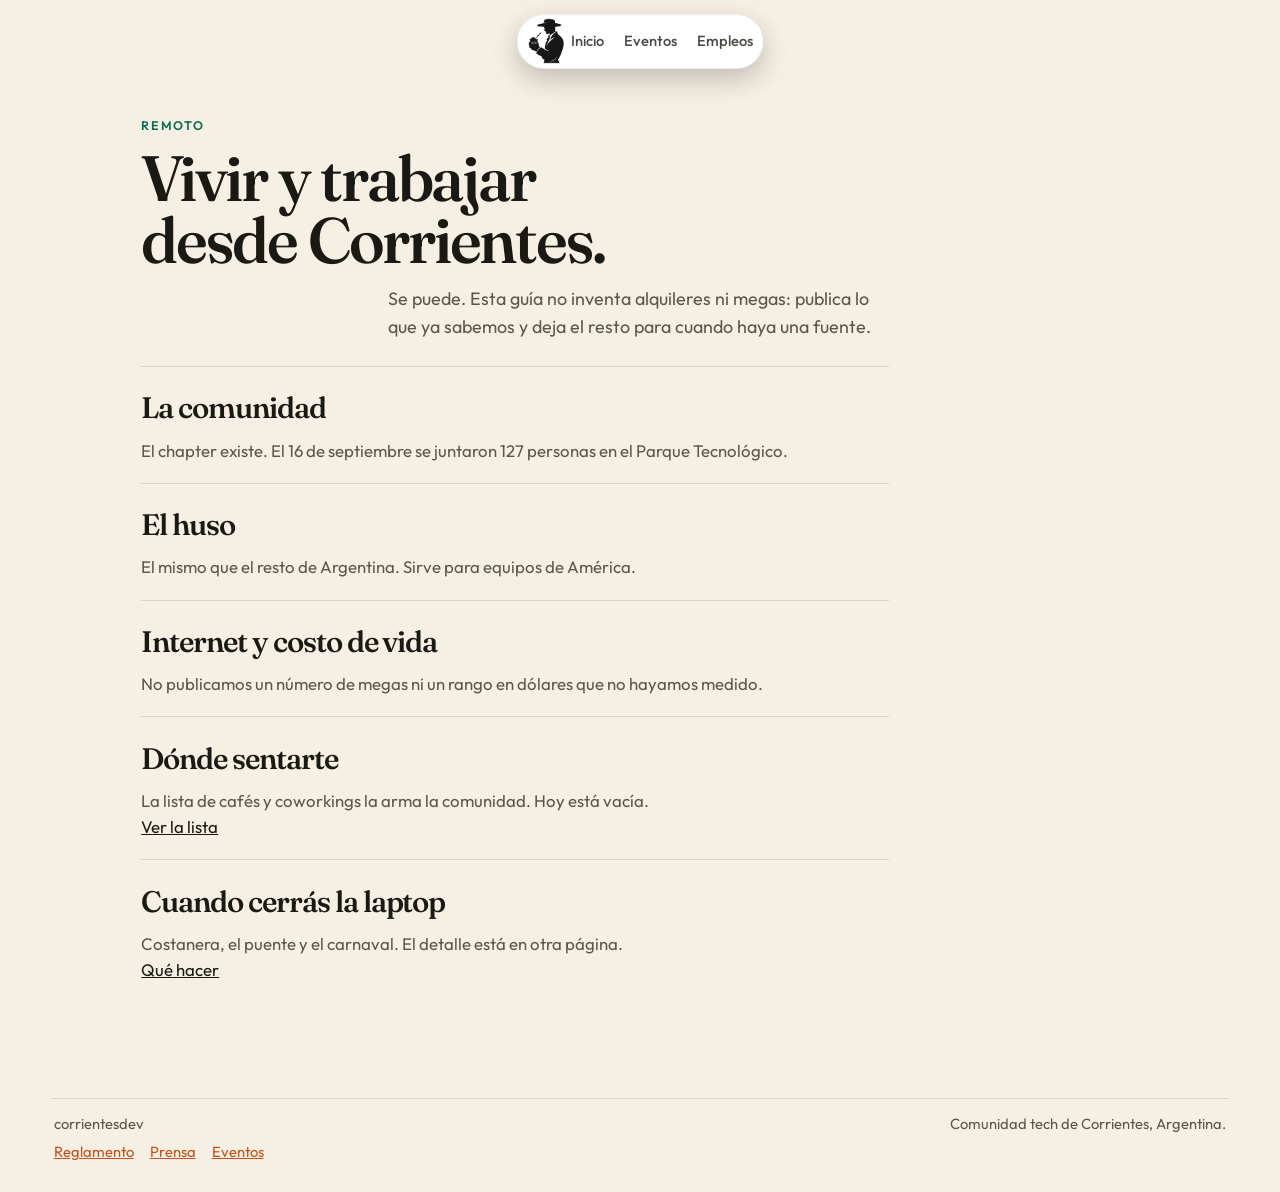
<file: vivir.html>
<!DOCTYPE html>
<html lang="es">
<head>
  <meta charset="utf-8">
  <meta name="viewport" content="width=device-width, initial-scale=1">
  <title>Vivir en Corrientes — corrientesdev</title>
  <link rel="preconnect" href="https://fonts.googleapis.com">
  <link rel="preconnect" href="https://fonts.gstatic.com" crossorigin>
  <link href="https://fonts.googleapis.com/css2?family=Fraunces:opsz,wght@9..144,520;9..144,640&family=Outfit:wght@380;500;600;700&display=swap" rel="stylesheet">
  <link rel="stylesheet" href="styles.css">
  <link rel="icon" href="logo.png">
  <script>document.documentElement.classList.add("js")</script>
</head>
<body>

  <a class="skip" href="#contenido">Saltar al contenido</a>
  <header class="bar">
    <a class="mark" href="index.html"><img src="logo.png" alt="corrientesdev"></a>
    <button class="menu-btn" type="button" aria-expanded="false" aria-controls="menu">Menú</button>
    <nav id="menu">
      <a href="index.html">Inicio</a>
      <a href="eventos.html">Eventos</a>
      <a href="empleos.html">Empleos</a>
    </nav>
  </header>

  <main class="pagina" id="contenido">

    <p class="kicker">Remoto</p>
    <h1>Vivir y trabajar desde Corrientes.</h1>
    <p class="lede">Se puede. Esta guía no inventa alquileres ni megas: publica lo que ya sabemos y deja el resto para cuando haya una fuente.</p>
    <ul class="lista-simple">
      <li><h2>La comunidad</h2><p>El chapter existe. El 16 de septiembre se juntaron 127 personas en el Parque Tecnológico.</p></li>
      <li><h2>El huso</h2><p>El mismo que el resto de Argentina. Sirve para equipos de América.</p></li>
      <li><h2>Internet y costo de vida</h2><p>No publicamos un número de megas ni un rango en dólares que no hayamos medido.</p></li>
      <li><h2>Dónde sentarte</h2><p>La lista de cafés y coworkings la arma la comunidad. Hoy está vacía.</p><a href="trabajar.html">Ver la lista</a></li>
      <li><h2>Cuando cerrás la laptop</h2><p>Costanera, el puente y el carnaval. El detalle está en otra página.</p><a href="que-hacer.html">Qué hacer</a></li>
    </ul>

  </main>

  <footer>
    <div class="pie">
      <p>corrientesdev</p>
      <p>Comunidad tech de Corrientes, Argentina.</p>
      <p class="mapa"><a href="reglamento.html">Reglamento</a><a href="prensa.html">Prensa</a><a href="eventos.html">Eventos</a></p>
    </div>
  </footer>
  <script src="site.js"></script>
</body>
</html>
</file>
<file: styles.css>
:root {
  --bg: #f6f0e4;
  --bg-2: #fffdf8;
  --line: rgba(28, 27, 24, 0.12);
  --text: #1a1914;
  --muted: #5c564c;
  --sand: #c4511a;
  --water: #0c6b52;
  --ink: #1c1b18;
  --rio: #0f2a22;
  --crema: #f1e8d6;
  --ocaso: #f0a46b;
  --tinta: #12110e;
  --pad: clamp(1.25rem, 4vw, 4.5rem);
  --sale: cubic-bezier(0.16, 1, 0.3, 1);
  --cortina: cubic-bezier(0.7, 0, 0.2, 1);
  --t-feedback: 0.18s;
  --t-estado: 0.32s;
  --t-entrada: 0.75s;
}

* { box-sizing: border-box; }

html { scroll-behavior: auto; }

body {
  margin: 0;
  background: var(--bg);
  color: var(--text);
  font-family: Outfit, sans-serif;
  font-size: 1.05rem;
  line-height: 1.55;
}

::selection { background: #1c1b18; color: #f6f3ec; }

a { color: inherit; }

.skip {
  position: absolute;
  left: 1rem;
  top: -4rem;
  background: var(--tinta);
  color: var(--crema);
  padding: 0.4rem 0.7rem;
  z-index: 9;
}
.skip:focus { top: 1rem; }

.kicker {
  margin: 0 0 0.7rem;
  color: var(--water);
  font-size: 0.78rem;
  font-weight: 600;
  letter-spacing: 0.14em;
  text-transform: uppercase;
}

.placa {
  display: inline-flex;
  align-items: center;
  margin: 0 0 1.15rem;
  padding: 0.62rem 1.25rem;
  border: 1px solid rgba(243, 239, 228, 0.38);
  border-radius: 999px;
  color: #f4f0e6;
  font-size: 0.74rem;
  font-weight: 500;
  letter-spacing: 0.22em;
  line-height: 1;
  text-transform: uppercase;
}

h1, h2, h3 {
  font-family: Fraunces, serif;
  font-weight: 560;
  letter-spacing: -0.035em;
  margin: 0;
  text-wrap: balance;
}

.btn {
  display: inline-flex;
  align-items: center;
  min-height: 44px;
  background: #1c1b18;
  color: #f6f3ec;
  text-decoration: none;
  font-weight: 600;
  padding: 0.75rem 1.05rem;
  border-radius: 999px;
  transition: background 0.2s ease, transform 0.2s ease, box-shadow 0.2s ease;
}
.btn:hover {
  background: #34322e;
  transform: translateY(-2px);
  box-shadow: 0 10px 22px rgba(28, 27, 24, 0.22);
}

.btn.ghost {
  background: #fff;
  color: #1c1b18;
  box-shadow: inset 0 0 0 1px rgba(28, 27, 24, 0.16);
}
.btn.ghost:hover { background: #fff7ef; box-shadow: inset 0 0 0 1px rgba(28, 27, 24, 0.16), 0 10px 22px rgba(60, 40, 16, 0.12); }

.btn.claro { background: #f6f3ec; color: #1c1b18; }
.btn.claro:hover { background: #fff; box-shadow: 0 10px 22px rgba(0, 0, 0, 0.3); }

:focus-visible {
  outline: 2px solid var(--sand);
  outline-offset: 3px;
}

/* ---------- hero ---------- */

.hero {
  position: relative;
  isolation: isolate;
  display: flex;
  flex-direction: column;
  min-height: 100svh;
  overflow: clip;
  background: var(--rio);
  color: var(--crema);
}

.hero-cuadro {
  position: absolute;
  inset: 0;
  z-index: 0;
  overflow: hidden;
}
.hero-foto {
  position: absolute;
  inset: 0;
  width: 100%;
  height: 100%;
  object-fit: cover;
  object-position: 34% 88%;
  filter: saturate(1.14) contrast(1.05) brightness(1.07) sepia(0.06);
  transform-origin: 32% 52%;
  animation: camara 34s cubic-bezier(0.2, 0.6, 0.2, 1) both;
}
@keyframes camara {
  from { transform: scale(1.12); }
  to { transform: scale(1.02); }
}

/* Lectura abajo a la izquierda y fundido al río; fijo para que el parallax no lo desplace. */
.hero::after {
  content: "";
  position: absolute;
  inset: 0;
  z-index: 1;
  pointer-events: none;
  background:
    linear-gradient(180deg, transparent 58%, rgba(15, 42, 34, 0.4) 76%, rgba(15, 42, 34, 0.84) 88%, var(--rio) 96%),
    radial-gradient(90% 62% at 0% 100%, rgba(9, 14, 12, 0.6) 0%, rgba(9, 14, 12, 0.26) 46%, transparent 74%);
}

.bar {
  position: fixed;
  top: 0.85rem;
  left: 50%;
  right: auto;
  transform: translateX(-50%);
  width: max-content;
  max-width: calc(100% - 1.5rem);
  z-index: 6;
  display: flex;
  align-items: center;
  gap: 0.3rem;
  padding: 0.22rem 0.32rem 0.22rem 0.65rem;
  background: #fff;
  border-radius: 999px;
  border: 1px solid rgba(28, 27, 24, 0.08);
  box-shadow: 0 10px 28px rgba(0, 0, 0, 0.22);
  transition: background-color var(--t-estado) ease, box-shadow var(--t-estado) ease;
}
.bar.abajo {
  background: #eceae4;
  box-shadow: 0 14px 34px rgba(0, 0, 0, 0.28);
}

.mark {
  display: inline-flex;
  align-items: center;
  line-height: 0;
  text-decoration: none;
}
.mark img { height: 46px; width: auto; display: block; }

.bar nav {
  flex: 0 0 auto;
  display: flex;
  align-items: center;
  justify-content: flex-start;
  gap: 1.05rem;
  min-width: 0;
  padding-right: 0.15rem;
}
.bar nav a {
  position: relative;
  color: #4a4a46;
  text-decoration: none;
  font-size: 0.92rem;
  font-weight: 500;
  padding: 0.4rem 0.1rem;
  white-space: nowrap;
  transition: color 0.2s ease;
}
.bar nav a::after {
  content: "";
  position: absolute;
  left: 0;
  right: 0;
  bottom: 0.1rem;
  height: 2px;
  border-radius: 2px;
  background: var(--sand);
  transform: scaleX(0);
  transform-origin: left;
  transition: transform var(--t-estado) var(--sale);
}
.bar nav a:hover,
.bar nav a:focus-visible,
.bar nav a[aria-current="true"] { color: #161615; }
.bar nav a:hover::after,
.bar nav a:focus-visible::after,
.bar nav a[aria-current="true"]::after { transform: scaleX(1); }

.palma, .cielo, .estero { display: none; }

.luz {
  position: absolute;
  width: 4px;
  height: 4px;
  border-radius: 50%;
  background: #f0d7a0;
  box-shadow: 0 0 12px 5px rgba(228, 194, 122, 0.35);
  animation: luciernaga 5.5s ease-in-out infinite;
}
.luz.a { left: 18%; top: 22%; }
.luz.b { left: 62%; top: 16%; animation-delay: -1.6s; }
.luz.c { left: 78%; top: 34%; animation-delay: -3s; }
.luz.d { left: 40%; top: 12%; animation-delay: -2.2s; }
.luz.e { left: 88%; top: 20%; animation-delay: -4s; }

.garza {
  position: absolute;
  width: 110px;
  top: 11%;
  overflow: visible;
  animation: vuelo 22s linear infinite;
  animation-delay: -7s;
}
.garza path, .garza circle { fill: none; stroke: #d5e4da; stroke-width: 1.5; stroke-linecap: round; }
.garza circle { fill: #d5e4da; stroke: none; }
.garza .ala { transform-origin: 58px 18px; animation: aleteo 0.9s ease-in-out infinite; }

.escena {
  position: relative;
  z-index: 2;
  flex: 1;
  display: flex;
  flex-direction: column;
  justify-content: flex-end;
  padding: 7rem var(--pad) clamp(5.5rem, 13vh, 8rem);
}

.presentacion {
  display: grid;
  grid-template-columns: minmax(0, 1fr) auto;
  color: var(--crema);
}

.hero .placa {
  grid-column: 1 / -1;
  display: flex;
  align-items: center;
  gap: 0.85rem;
  margin: 0 0 clamp(0.9rem, 2.2vh, 1.5rem);
  padding: 0;
  border: 0;
  border-radius: 0;
  color: rgba(241, 232, 214, 0.84);
  font-size: 0.98rem;
  font-weight: 500;
  letter-spacing: 0.01em;
  text-transform: none;
  animation: asomar 0.6s var(--sale) 0.12s both;
}
.hero .placa::before {
  content: "";
  width: 2.6rem;
  height: 1px;
  background: currentColor;
  opacity: 0.7;
  transform-origin: left;
  animation: trazo 0.8s var(--sale) both;
}
@keyframes trazo {
  from { transform: scaleX(0); }
}

.presentacion h1 {
  grid-column: 1 / -1;
  grid-row: 2;
  margin: 0 0 0 -0.055em;
  font-size: min(calc(9.2vw + 0.4rem), 9.6rem, 17svh);
  font-weight: 480;
  font-optical-sizing: auto;
  line-height: 0.86;
  letter-spacing: -0.045em;
  text-wrap: nowrap;
  text-shadow: 0 2px 34px rgba(8, 12, 10, 0.3);
}
.linea {
  display: block;
  overflow: clip;
  padding: 0.09em 0.14em 0.15em 0;
  margin: -0.09em 0 -0.15em;
}
.linea > span {
  display: inline-block;
  animation: linea 0.95s var(--sale) 0.2s both;
}
.linea:nth-child(2) > span { animation-delay: 0.28s; }
.linea:nth-child(3) > span { animation-delay: 0.36s; }
.sangria { padding-left: 0.92em; }
.presentacion em {
  font-style: italic;
  font-weight: 380;
  color: var(--ocaso);
  letter-spacing: -0.03em;
}

.hero .lede {
  grid-column: 1 / -1;
  grid-row: 3;
  max-width: 40ch;
  margin: clamp(1.1rem, 2.8vh, 1.8rem) 0 0;
  color: rgba(241, 232, 214, 0.86);
  font-size: clamp(1rem, 0.9rem + 0.3vw, 1.14rem);
  line-height: 1.5;
  text-shadow: 0 1px 18px rgba(9, 14, 12, 0.6);
  animation: asomar 0.7s var(--sale) 0.5s both;
}

@media (max-width: 700px) {
  .presentacion h1 { font-size: 13vw; }
  .sangria { padding-left: 0.55em; }
  .seguir { height: 48px; }
}

@media (min-width: 1100px) {
  .hero .lede {
    grid-column: 2;
    grid-row: 2;
    align-self: end;
    max-width: min(24vw, 34ch);
    margin: 0 0 0.4em;
  }
}

@keyframes linea {
  from { transform: translateY(108%); }
}
@keyframes asomar {
  from { opacity: 0; transform: translateY(10px); }
}

.seguir {
  position: absolute;
  right: var(--pad);
  bottom: clamp(1.2rem, 3.4vh, 2.2rem);
  width: 44px;
  height: 64px;
  display: flex;
  justify-content: center;
  animation: asomar 0.7s var(--sale) 0.9s both;
}
.seguir::before,
.seguir span {
  content: "";
  position: absolute;
  top: 0;
  width: 1px;
  background: var(--crema);
}
.seguir::before { bottom: 0; opacity: 0.28; }
.seguir span {
  height: 38%;
  animation: corriente 2.6s cubic-bezier(0.6, 0, 0.3, 1) 1.4s 3 both;
}
@keyframes corriente {
  0% { transform: translateY(-100%); opacity: 0; }
  20% { opacity: 1; }
  75%, 100% { transform: translateY(265%); opacity: 0; }
}

body:has(.hero) .bar { animation: barra 0.7s var(--sale) 0.45s both; }
@keyframes barra {
  from { opacity: 0; transform: translate(-50%, -14px); }
  to { opacity: 1; transform: translate(-50%, 0); }
}

@supports (animation-timeline: scroll()) {
  @media (prefers-reduced-motion: no-preference) {
    .hero-cuadro {
      animation: deriva linear both;
      animation-timeline: scroll(root);
      animation-range: 0 100svh;
    }
    .presentacion {
      animation: alejarse linear both;
      animation-timeline: scroll(root);
      animation-range: 0 85svh;
    }
  }
}
@keyframes deriva {
  to { transform: translateY(20%); }
}
@keyframes alejarse {
  to { transform: translateY(-7svh); opacity: 0.3; }
}

.lede {
  max-width: 42ch;
  margin-inline: auto;
  color: var(--muted);
  font-size: 1.12rem;
}

.percha {
  --sw: 168px;
  --moon-d: 210px;
  --inset: 6px;
  --overlap: 10px;
  position: relative;
  isolation: isolate;
  padding-top: calc(var(--sw) * var(--ratio) - var(--overlap));
}

.percha .luna {
  position: absolute;
  z-index: 1;
  width: var(--moon-d);
  aspect-ratio: 1;
  right: calc(var(--inset) + var(--sw) * 0.42 - var(--moon-d) * 0.5);
  top: calc(var(--sw) * 0.18 - var(--moon-d) * 0.38);
  pointer-events: none;
}
.percha .luna svg { filter: grayscale(1) brightness(1.35); }

.percha .luna::before {
  content: "";
  position: absolute;
  inset: -58%;
  border-radius: 50%;
  background: radial-gradient(closest-side, rgba(255, 255, 255, 0.16), transparent 70%);
}

.percha .luna svg {
  position: relative;
  display: block;
  width: 100%;
  height: 100%;
}

.percha .figura {
  position: absolute;
  z-index: 3;
  top: 0;
  right: var(--inset);
  width: var(--sw);
}

.percha .figura img {
  display: block;
  width: 100%;
  height: auto;
}
.hero .percha .figura img { animation: respiro 5.5s ease-in-out infinite; }
@keyframes respiro {
  0%, 100% { transform: none; }
  50% { transform: translateY(-7px); }
}

.contacto {
  position: absolute;
  left: 16%;
  right: 14%;
  bottom: 2px;
  height: 14px;
  z-index: -1;
  border-radius: 50%;
  background: radial-gradient(closest-side, rgba(0, 0, 0, 0.55), transparent);
  pointer-events: none;
}

.event {
  position: relative;
  z-index: 2;
  background: #fff;
  color: #1c1b18;
  border: 1px solid rgba(28, 27, 24, 0.08);
  border-radius: 22px;
  padding: 1.45rem 1.45rem 1.2rem;
  box-shadow: 0 18px 40px rgba(40, 30, 16, 0.14);
}

.when {
  margin: 0;
  color: var(--sand);
  font-weight: 600;
  letter-spacing: 0.02em;
}
.when span {
  display: inline-block;
  margin-right: 0.45rem;
  padding: 0.1rem 0.45rem;
  border-radius: 999px;
  background: #ffe1cc;
  color: #9a3d12;
  font-size: 0.82rem;
  letter-spacing: 0.08em;
  text-transform: uppercase;
}

.event h2 { font-size: clamp(1.8rem, 3vw, 2.35rem); margin: 0.45rem 0 0.15rem; }
.sub { margin: 0 0 0.7rem; color: var(--muted); }
.actions { display: flex; flex-wrap: wrap; gap: 0.6rem; margin: 1.1rem 0 0.85rem; }
.fine { color: var(--muted); font-size: 0.92rem; margin: 0; }

/* ---------- estero ---------- */

.estero {
  position: relative;
  z-index: 2;
  height: 250px;
  margin-top: auto;
  overflow: hidden;
}

.agua, .brillo {
  position: absolute;
  inset: 0;
}

.agua {
  background:
    linear-gradient(180deg, transparent 0%, rgba(14, 48, 40, 0.2) 18%, #0b2420 55%, #071614 100%);
}

.brillo {
  background:
    radial-gradient(180px 50px at 15% 70%, rgba(143, 208, 194, 0.22), transparent 70%),
    radial-gradient(220px 60px at 60% 60%, rgba(143, 208, 194, 0.14), transparent 70%),
    radial-gradient(140px 40px at 85% 75%, rgba(228, 194, 122, 0.1), transparent 70%);
  background-size: 180% 100%;
  animation: caustica 16s linear infinite;
  mix-blend-mode: screen;
  opacity: 0.7;
}

.palma {
  position: absolute;
  bottom: 0;
  width: min(200px, 22vw);
  height: 78vh;
  z-index: 2;
  pointer-events: none;
}
.palma.izq { left: -46px; }
.palma.der { right: -46px; }

.tronco {
  fill: none;
  stroke: #1c4034;
  stroke-width: 5;
  stroke-linecap: round;
}
.copa path {
  fill: none;
  stroke: #1f5a42;
  stroke-width: 2.4;
  stroke-linecap: round;
  transform-origin: 70px 122px;
  animation: yatay 5.2s ease-in-out infinite;
  animation-delay: var(--d);
}

.juncos { position: absolute; inset: 0; }
.juncos span {
  position: absolute;
  bottom: 70px;
  width: 2px;
  background: linear-gradient(#3d8f6c, #16382c);
  border-radius: 2px;
  transform-origin: bottom center;
  animation: junco 3.6s ease-in-out infinite;
}
.juncos span:nth-child(1) { left: 12%; height: 70px; }
.juncos span:nth-child(2) { left: 16%; height: 48px; animation-delay: -0.6s; }
.juncos span:nth-child(3) { left: 22%; height: 86px; animation-delay: -1.4s; }
.juncos span:nth-child(4) { left: 46%; height: 40px; animation-delay: -2s; }
.juncos span:nth-child(5) { left: 54%; height: 64px; animation-delay: -0.3s; }
.juncos span:nth-child(6) { left: 72%; height: 78px; animation-delay: -1.8s; }
.juncos span:nth-child(7) { left: 78%; height: 52px; animation-delay: -2.6s; }
.juncos span:nth-child(8) { left: 84%; height: 90px; animation-delay: -0.9s; }
.juncos span:nth-child(9) { left: 34%; height: 36px; animation-delay: -1.1s; }

.irupe { position: absolute; bottom: 18px; }
.irupe.grande {
  width: 168px;
  left: 12%;
  animation: flotar 7s ease-in-out infinite;
}
.irupe.chico {
  width: 96px;
  right: 18%;
  bottom: 48px;
  animation: flotar 9s ease-in-out infinite reverse;
  animation-delay: -2s;
}

.camalote { position: absolute; width: 92px; bottom: 36px; animation: deriva 28s linear infinite; }
.c2 { width: 70px; bottom: 70px; animation-duration: 36s; animation-delay: -14s; opacity: 0.85; }

.yacare {
  position: absolute;
  left: 58%;
  bottom: 78px;
  display: flex;
  gap: 10px;
  animation: asomar 18s ease-in-out infinite;
}
.yacare i {
  width: 7px;
  height: 7px;
  border-radius: 50%;
  background: #e4c27a;
  box-shadow: 0 0 0 2px #1a120c;
  animation: parpadeo 18s ease-in-out infinite;
}

.nadador {
  position: absolute;
  bottom: 22px;
  animation: nado 24s linear infinite;
  animation-delay: -9s;
}
.estela {
  position: absolute;
  left: -30px;
  bottom: 18px;
  width: 70px;
  height: 8px;
  border-radius: 50%;
  background: radial-gradient(closest-side, rgba(143, 208, 194, 0.35), transparent);
  filter: blur(1px);
}
.carpincho { width: 168px; display: block; }
.pata { transform-origin: 108px 78px; animation: pala 0.55s ease-in-out infinite; }

/* ---------- page ---------- */

main { position: relative; z-index: 3; }

.agenda {
  padding: clamp(3.5rem, 8vw, 6rem) var(--pad);
  border-top: 1px solid var(--line);
}

.cabeza { max-width: 40rem; margin-bottom: 2rem; }
.cabeza h2 { max-width: 16ch; }
.fila .cabeza { margin-bottom: 0; }
.cabeza h2, .panel h2 {
  font-size: clamp(2rem, 4vw, 3.1rem);
  line-height: 1.02;
}
.nota { margin: 0.85rem 0 0; max-width: 34ch; color: var(--muted); }

.fila {
  display: grid;
  grid-template-columns: 1.15fr 0.85fr;
  gap: clamp(1.25rem, 4vw, 3rem);
  align-items: end;
  margin-bottom: 2.6rem;
}

.percha.media { --sw: 118px; }
.percha.baja { --sw: 220px; }
.percha.izq .figura { right: auto; left: var(--inset); }

.pista {
  position: relative;
  z-index: 2;
  display: flex;
  flex-direction: column;
  align-items: flex-start;
  gap: 0.35rem;
  min-height: 148px;
  padding: 1.15rem 1.15rem 1.1rem;
  border: 1px solid var(--line);
  border-radius: 22px;
  background: #fff;
  color: inherit;
  text-decoration: none;
  box-shadow: 0 10px 28px rgba(60, 40, 16, 0.05);
}
a.pista:hover { border-color: rgba(28, 27, 24, 0.28); }
.pista strong {
  font-family: Fraunces, serif;
  font-size: 1.55rem;
  font-weight: 560;
  letter-spacing: -0.03em;
}
.pista p { margin: 0; }
.pista span { color: var(--muted); }
.pista > a { color: var(--sand); font-weight: 600; margin-top: 0.35rem; }

.panel {
  position: relative;
  z-index: 2;
  display: grid;
  grid-template-columns: auto minmax(0, 38rem);
  justify-content: start;
  gap: clamp(1.5rem, 5vw, 4rem);
  align-items: center;
  padding: clamp(1.35rem, 3vw, 2.1rem);
  border: 1px solid var(--line);
  border-radius: 22px;
  background: #fff;
  box-shadow: 0 10px 28px rgba(60, 40, 16, 0.05);
}

.datos {
  display: flex;
  flex-wrap: wrap;
  gap: 0.45rem;
  list-style: none;
  margin: 0 0 1.15rem;
  padding: 0;
}
.datos li {
  padding: 0.32rem 0.65rem;
  border-radius: 999px;
  border: 1px solid var(--line);
  color: var(--text);
  font-size: 0.88rem;
}

.agenda ol {
  list-style: none;
  margin: 0;
  padding: 0;
  display: grid;
  grid-template-columns: repeat(4, 1fr);
  gap: 1.25rem;
}

.agenda ol.linea { position: relative; grid-template-columns: repeat(3, 1fr); }
.agenda ol.linea::before {
  content: "";
  position: absolute;
  left: 0;
  top: 0;
  width: 0;
  height: 2px;
  background: var(--sand);
  transform: none;
  transform-origin: left;
}
.agenda li.ahora { border-top-color: var(--sand); }

.agenda li {
  padding-top: 1rem;
  border-top: 1px solid var(--line);
}

.agenda time {
  display: block;
  color: var(--sand);
  font-weight: 600;
  font-size: 0.92rem;
  margin-bottom: 0.65rem;
}

.agenda h3 { font-size: 1.45rem; margin-bottom: 0.4rem; }
.agenda p, .meetup p { color: var(--muted); margin: 0 0 0.8rem; }
.agenda a { color: var(--sand); font-weight: 600; }

.meetup {
  padding: clamp(3.5rem, 8vw, 6rem) var(--pad);
  border-top: 1px solid var(--line);
}

.recuerdo {
  display: grid;
  grid-template-columns: minmax(140px, 200px) minmax(0, 1fr);
  gap: 0.7rem;
  align-items: start;
  margin-top: 1.5rem;
}
.reel { margin: 0; }
.reel video {
  display: block;
  width: 100%;
  height: auto;
  border-radius: 18px;
  background: #08110e;
  border: 1px solid var(--line);
}
.reel figcaption {
  margin: 0.4rem 0 0;
  color: var(--muted);
  font-size: 0.86rem;
}
.galeria {
  list-style: none;
  margin: 0;
  padding: 0;
  display: grid;
  grid-template-columns: repeat(4, minmax(0, 1fr));
  gap: 0.5rem;
}
.galeria img {
  display: block;
  width: 100%;
  height: auto;
  border-radius: 14px;
  background: #e7e2d8;
}
.pasado { margin-top: 0.4rem; }
.pasado h3 { font-size: 1.7rem; margin-bottom: 0.35rem; }
.pasado p { color: var(--muted); }
.pasado a { color: var(--sand); font-weight: 600; }
.pagina h2 { font-size: clamp(1.7rem, 3vw, 2.3rem); margin: 2.4rem 0 0.7rem; }
.pagina h3 { font-size: 1.25rem; margin: 0.15rem 0; }

footer {
  padding: 0 var(--pad) 1.4rem;
}
.pie {
  position: relative;
  z-index: 2;
  display: flex;
  flex-wrap: wrap;
  justify-content: space-between;
  gap: 0.35rem 1rem;
  padding: 0.85rem 0.15rem 0.35rem;
  border-top: 1px solid var(--line);
  color: var(--muted);
  font-size: 0.92rem;
}
.pie p { margin: 0; }
.credito {
  flex-basis: 100%;
  margin-top: 0.35rem;
  font-size: 0.78rem;
}
.credito a { color: inherit; }

.js main .entra,
.js footer .entra {
  opacity: 0;
  transform: translateY(26px);
  transition: opacity 0.7s ease, transform 0.7s cubic-bezier(0.22, 0.9, 0.3, 1);
  transition-delay: calc(var(--i, 0) * 110ms);
}
.js .ya .entra {
  opacity: 1;
  transform: none;
}
.agenda ol.linea::before,
.agenda.ya ol.linea::before {
  opacity: 1;
  transform: none;
}

/* ---------- apoyos ---------- */

.apoyan {
  padding: clamp(2.2rem, 5vw, 3.4rem) 0 0;
  overflow: hidden;
}
.apoyan .kicker { text-align: center; margin-bottom: 1.3rem; }
.cinta { overflow: hidden; }
.cinta-pista {
  display: flex;
  width: max-content;
  animation: cinta-izq 52s linear infinite;
}
.cinta:hover .cinta-pista,
.cinta:focus-within .cinta-pista { animation-play-state: paused; }
.cinta ul {
  list-style: none;
  display: flex;
  align-items: center;
  flex-wrap: nowrap;
  gap: clamp(4.2rem, 8vw, 7.2rem);
  margin: 0;
  padding: 0.45rem clamp(4.2rem, 8vw, 7.2rem) 0.45rem 0;
}
.cinta li {
  display: inline-flex;
  align-items: center;
  gap: 0.95rem;
  color: #43413c;
  font-weight: 600;
  font-size: 1.35rem;
  white-space: nowrap;
}
.cinta a {
  display: inline-flex;
  align-items: center;
  gap: 0.95rem;
  color: inherit;
  text-decoration: none;
}
.cinta a:hover span,
.cinta a:focus-visible span { text-decoration: underline; text-underline-offset: 0.18em; }
.cinta a:focus-visible { outline: 2px solid currentColor; outline-offset: 6px; border-radius: 8px; }
.cinta img {
  height: 68px;
  width: auto;
  display: block;
  border-radius: 16px;
}
.cinta img[src*="saltadev"] { border-radius: 0; }
@keyframes cinta-izq {
  from { transform: translateX(0); }
  to { transform: translateX(-50%); }
}
.cinta .letras span {
  font-family: Fraunces, serif;
  font-size: 1.25rem;
  letter-spacing: 0.04em;
}
/* ---------- carrusel de fotos ---------- */

.tira { position: relative; min-width: 0; }
.galeria {
  list-style: none;
  margin: 0;
  padding: 0.2rem 0.1rem;
  display: flex;
  gap: 10px;
  overflow-x: auto;
  scroll-snap-type: x mandatory;
  scrollbar-width: none;
}
.galeria::-webkit-scrollbar { display: none; }
.galeria li {
  flex: 0 0 auto;
  width: clamp(190px, 24vw, 260px);
  scroll-snap-align: start;
}
.galeria img {
  display: block;
  width: 100%;
  height: 100%;
  aspect-ratio: 3 / 4;
  object-fit: cover;
  border-radius: 16px;
  background: #e7e2d8;
  transition: transform 0.35s ease, box-shadow 0.35s ease;
}
.galeria li:hover img {
  transform: translateY(-4px) scale(1.015);
  box-shadow: 0 16px 30px rgba(40, 30, 16, 0.18);
}
.flecha {
  position: absolute;
  top: 50%;
  transform: translateY(-50%);
  z-index: 2;
  width: 44px;
  height: 44px;
  border: 1px solid rgba(28, 27, 24, 0.1);
  border-radius: 50%;
  background: #fff;
  color: #1c1b18;
  font-size: 1.1rem;
  cursor: pointer;
  box-shadow: 0 10px 22px rgba(40, 30, 16, 0.18);
  transition: transform 0.2s ease, background 0.2s ease;
}
.flecha:hover { background: #1c1b18; color: #f6f3ec; transform: translateY(-50%) scale(1.06); }
.flecha.prev { left: -10px; }
.flecha.next { right: -10px; }

/* ---------- hito (afiche hackathon) ---------- */

.hito {
  display: grid;
  grid-template-columns: minmax(180px, 300px) minmax(0, 1fr);
  gap: clamp(1.25rem, 4vw, 2.5rem);
  align-items: center;
  margin-top: clamp(2rem, 5vw, 3.2rem);
  padding: clamp(1.25rem, 3vw, 2rem);
  background: #15151a;
  color: #f1efe8;
  border-radius: 26px;
  box-shadow: 0 20px 48px rgba(10, 10, 14, 0.3);
}
.hito .afiche {
  width: 100%;
  height: auto;
  border-radius: 16px;
  display: block;
  transform: rotate(-1.6deg);
  transition: transform 0.35s ease;
  box-shadow: 0 16px 36px rgba(0, 0, 0, 0.45);
}
.hito:hover .afiche { transform: rotate(0deg) scale(1.02); }
.hito .kicker { color: #e8b84b; }
.hito h3 { font-size: clamp(1.6rem, 3vw, 2.3rem); margin-bottom: 0.5rem; }
.hito p { color: rgba(241, 239, 232, 0.78); max-width: 48ch; margin: 0 0 0.9rem; }
.hito a { color: #e8b84b; font-weight: 600; }

@media (min-width: 900px) {
  .percha {
    --sw: 236px;
    --moon-d: 292px;
    --inset: 10px;
  }
  .percha.media { --sw: 158px; }
  .percha.baja { --sw: 320px; }
}

@media (max-width: 900px) {
  .agenda ol, .fila, .panel, .pie {
    display: block;
  }
  .fila .percha, .agenda li, .pie p + p { margin-top: 1rem; }
  .hero .percha { margin-top: 0.5rem; }
  .percha .event, .percha .pista, .percha .panel, .percha .pie { margin-top: 0; }
  .percha .luna {
    width: 188px;
    top: 2px;
    right: 42px;
  }
  .agenda ol.linea { padding-left: 0.85rem; }
  .agenda ol.linea::before {
    width: 1px;
    height: auto;
    top: 0;
    bottom: 0;
    right: auto;
    background: var(--line);
    transform: none;
    transform-origin: top;
  }
  .palma { width: 110px; height: 280px; opacity: 0.85; }
  .panel .btn { margin-top: 0.5rem; }
}

@media (max-width: 700px) {
  .mark img { height: 46px; }
  .bar { width: calc(100% - 1rem); padding: 0.22rem 0.28rem 0.22rem 0.45rem; }
}

@media (prefers-reduced-motion: reduce) {
  html { scroll-behavior: auto; }
  *, *::before, *::after {
    animation: none !important;
    transition-property: color, background-color, border-color, box-shadow, opacity !important;
  }
  .js .entra,
  .agenda ol.linea::before,
  .agenda.ya ol.linea::before {
    opacity: 1 !important;
    transform: none !important;
  }
  .cinta ul[aria-hidden="true"] { display: none; }
  .cinta ul {
    flex-wrap: wrap;
    justify-content: center;
    width: 100%;
    padding: 0.45rem var(--pad);
  }
}

/* ---------- sitio ---------- */

.menu-btn, .buscar {
  font: inherit;
  color: #161615;
  background: transparent;
  border: 0;
  cursor: pointer;
}
.menu-btn { display: none; min-height: 40px; padding: 0.4rem 0.7rem; }
.buscar {
  position: static;
  transform: none;
  background: #161615;
  color: #f6f4ef;
  border-radius: 999px;
  padding: 0.55rem 1.05rem;
  min-height: 40px;
  font-weight: 600;
  font-size: 0.92rem;
  white-space: nowrap;
}
.buscar:hover { background: #000; }

.bar nav details { position: relative; }
.bar nav summary {
  list-style: none;
  cursor: pointer;
  color: #4a4a46;
  padding: 0.4rem 0.1rem;
  font-size: 0.92rem;
  white-space: nowrap;
}
.bar nav summary:hover { color: #161615; }
.bar nav summary::-webkit-details-marker { display: none; }
.bar nav .sub {
  position: absolute;
  top: calc(100% + 0.7rem);
  left: 0;
  z-index: 7;
  min-width: 220px;
  padding: 0.35rem;
  background: #f4f2ec;
  border: 1px solid rgba(0, 0, 0, 0.08);
  border-radius: 16px;
  box-shadow: 0 14px 32px rgba(0, 0, 0, 0.14);
}
.bar nav .sub a { display: block; padding: 0.55rem 0.7rem; border-radius: 10px; color: #161615; }
.bar nav .sub a:hover { background: rgba(0, 0, 0, 0.05); }

.pagina { padding: 7.25rem var(--pad) clamp(3.5rem, 8vw, 6rem); max-width: 1100px; margin-inline: auto; }
.pagina h1 { font-size: clamp(2.4rem, 5vw, 4rem); line-height: 0.98; max-width: 16ch; }
.pagina .lede { margin-top: 0.8rem; }

.aviso, .ficha, .carta {
  display: flex;
  flex-direction: column;
  gap: 0.35rem;
  align-items: flex-start;
  padding: 1.1rem 1rem;
  border: 1px solid var(--line);
  border-radius: 16px;
  background: #fff;
  text-decoration: none;
  min-height: 112px;
  box-shadow: 0 10px 28px rgba(60, 40, 16, 0.05);
}
.carta strong { font-family: Fraunces, serif; font-size: 1.35rem; font-weight: 560; }
.carta p, .aviso p, .ficha p { color: var(--muted); margin: 0; }
.pagina a.texto { color: var(--sand); font-weight: 600; }
.mapa { display: flex; gap: 1rem; flex-basis: 100%; }
.mapa a { color: var(--sand); }

.novedades label { display: block; margin-bottom: 0.45rem; font-weight: 600; }
.novedades div, .fila-form { display: flex; gap: 0.5rem; flex-wrap: wrap; }
input, select, textarea {
  font: inherit;
  color: var(--text);
  background: #fff;
  border: 1px solid var(--line);
  border-radius: 12px;
  padding: 0.7rem 0.8rem;
  min-height: 44px;
  width: 100%;
}
textarea { min-height: 120px; resize: vertical; }
.novedades input { flex: 1; min-width: 180px; width: auto; }
.formulario { display: grid; gap: 0.75rem; margin-top: 1.4rem; }
.formulario label { font-weight: 600; }
.lista-simple { list-style: none; margin: 1.6rem 0 0; padding: 0; display: grid; gap: 0; max-width: 68ch; }
.lista-simple li { padding: 1.15rem 0 1.2rem; border-top: 1px solid var(--line); }
.lista-simple h2 { margin: 0 0 0.4rem; font-size: clamp(1.45rem, 2.4vw, 1.85rem); }
.lista-simple p { margin: 0; color: var(--muted); }
.checks { list-style: none; margin: 1rem 0 0; padding: 0; display: grid; gap: 0.55rem; }
.checks label { display: flex; gap: 0.7rem; align-items: flex-start; min-height: 44px; }
.checks input { width: 1.1rem; min-height: 0; margin-top: 0.25rem; }
.perfil-ok { color: var(--sand); }

.paleta {
  position: fixed;
  inset: 0;
  z-index: 20;
  background: rgba(28, 27, 24, 0.4);
  display: grid;
  align-items: start;
  justify-content: center;
  padding: 12vh 1rem 1rem;
}
.paleta[hidden] { display: none; }
.paleta-caja {
  width: min(560px, 100%);
  background: #fff;
  border: 1px solid var(--line);
  border-radius: 18px;
  padding: 0.7rem;
}
.paleta-lista { list-style: none; margin: 0.4rem 0 0; padding: 0; max-height: 50vh; overflow: auto; }
.paleta-lista a {
  display: flex;
  justify-content: space-between;
  gap: 1rem;
  padding: 0.7rem 0.6rem;
  border-radius: 10px;
  text-decoration: none;
}
.paleta-lista a:hover, .paleta-lista a[data-activa] { background: rgba(28, 27, 24, 0.05); }
.paleta-lista span, .paleta-vacio { color: var(--muted); }
.paleta-vacio { padding: 0.7rem 0.6rem; }

.ciudad { padding: clamp(3rem, 7vw, 5rem) var(--pad) 0; }
.ciudad .nota { max-width: 46ch; }
.encuentro { max-width: 46rem; margin-bottom: 1.5rem; }
.encuentro h3 { font-size: clamp(1.8rem, 3vw, 2.4rem); margin: 0.3rem 0 0.5rem; }
.encuentro .btn { margin-top: 0.4rem; }

.agenda-page .agenda {
  padding: 2.2rem 0 0.4rem;
  margin-top: 2.4rem;
  border-top: 1px solid var(--line);
}

@media (max-width: 1080px) {
  .bar { width: calc(100% - 1rem); }
  .menu-btn { display: inline-flex; align-items: center; margin-left: auto; }
  .bar nav {
    display: flex;
    visibility: hidden;
    opacity: 0;
    transform: translateY(-6px);
    transition: opacity 0.18s ease, transform 0.22s cubic-bezier(0.16, 1, 0.3, 1), visibility 0s linear 0.22s;
    position: absolute;
    top: calc(100% + 0.45rem);
    left: 0;
    right: 0;
    flex-direction: column;
    align-items: stretch;
    justify-content: flex-start;
    gap: 0.15rem;
    padding: 0.45rem;
    background: #e6e4df;
    border-radius: 22px;
    box-shadow: 0 16px 36px rgba(0, 0, 0, 0.2);
  }
  .bar.abierto nav {
    visibility: visible;
    opacity: 1;
    transform: none;
    transition: opacity 0.22s ease, transform 0.32s cubic-bezier(0.16, 1, 0.3, 1), visibility 0s;
  }
  .bar nav a, .bar nav summary { padding: 0.65rem 0.75rem; }
  .bar nav { padding-right: 0; }
  .buscar { position: static; transform: none; margin: 0.25rem 0.2rem 0.15rem; text-align: center; }
  .bar nav .sub { position: static; min-width: 0; border: 0; background: transparent; padding: 0 0 0.3rem 0.6rem; }
  .recuerdo { grid-template-columns: 1fr; }
  .reel { max-width: 200px; }
  .hito { grid-template-columns: 1fr; }
  .hito .afiche { max-width: 320px; }
  .flecha.prev { left: 4px; }
  .flecha.next { right: 4px; }
  .proximo { grid-template-columns: 1fr; }
  .tarjetas { grid-template-columns: 1fr 1fr; }
  .calendario-top, .proponer { flex-direction: column; align-items: flex-start; }
}

.agenda-page { max-width: 1120px; }
.agenda-page h1 {
  max-width: 16ch;
  font-size: clamp(1.7rem, 3vw, 2.25rem);
  line-height: 1.05;
  text-transform: uppercase;
}
.agenda-page h2 { margin: 0 0 0.35rem; font-size: clamp(1.45rem, 2.4vw, 1.85rem); }
.agenda-page .placa { margin-bottom: 0.9rem; gap: 0.55rem; letter-spacing: 0.16em; }
.punto {
  width: 0.45rem;
  height: 0.45rem;
  border-radius: 50%;
  background: #d7d4cc;
  box-shadow: 0 0 0 3px rgba(215, 212, 204, 0.18);
}

.proximo {
  display: grid;
  grid-template-columns: minmax(0, 1.15fr) minmax(260px, 0.85fr);
  gap: clamp(1.25rem, 3vw, 2.5rem);
  align-items: start;
}
.cuenta {
  display: flex;
  flex-wrap: wrap;
  gap: 0.7rem;
  margin: 1.15rem 0 1.35rem;
}
.cuenta div {
  min-width: 4.5rem;
  padding: 0.75rem 0.65rem 0.6rem;
  background: #1a1a19;
  border: 1px solid var(--line);
  border-radius: 16px;
  text-align: center;
}
.cuenta strong {
  display: block;
  font-family: Fraunces, serif;
  font-size: 1.85rem;
  font-weight: 560;
  letter-spacing: -0.04em;
  line-height: 1;
}
.cuenta span {
  display: block;
  margin-top: 0.35rem;
  color: var(--muted);
  font-size: 0.68rem;
  letter-spacing: 0.08em;
  text-transform: uppercase;
}
.etiquetas { display: flex; flex-wrap: wrap; gap: 0.4rem; margin: 0 0 0.75rem; }
.etiquetas span {
  padding: 0.22rem 0.55rem;
  border: 1px solid var(--line);
  border-radius: 999px;
  color: var(--muted);
  font-size: 0.72rem;
  letter-spacing: 0.08em;
  text-transform: uppercase;
}
.cuando {
  margin: 0 0 0.45rem;
  color: var(--muted);
  font-size: 0.92rem;
}
.org { margin: 0 0 0.8rem; color: var(--muted); }
.hechos {
  list-style: none;
  margin: 1rem 0;
  padding: 0;
  display: grid;
  gap: 0.4rem;
}
.hechos li { color: var(--text); }
.hechos span {
  display: inline-block;
  min-width: 4.6rem;
  margin-right: 0.45rem;
  color: var(--muted);
  font-size: 0.82rem;
  letter-spacing: 0.04em;
  text-transform: uppercase;
}
.enlaces { display: grid; gap: 0.25rem; margin: 0 0 1.2rem; }
.enlaces a { color: var(--sand); font-weight: 600; text-decoration: none; }
.acciones { display: flex; flex-wrap: wrap; gap: 0.6rem; }

.ficha-evento {
  padding: 1.35rem 1.25rem 1.2rem;
  background: #161615;
  border: 1px solid var(--line);
  border-radius: 28px;
}

.calendario { margin-top: clamp(3.5rem, 8vw, 5.5rem); }
.calendario-top {
  display: flex;
  justify-content: space-between;
  align-items: flex-end;
  gap: 1rem;
  margin-bottom: 1.25rem;
}
.calendario-top p { margin: 0; color: var(--muted); max-width: 46ch; }
.calendario-top > a { color: var(--sand); font-weight: 600; white-space: nowrap; }
.filtros { display: flex; flex-wrap: wrap; gap: 0.4rem; margin-bottom: 1.25rem; }
.filtros button {
  font: inherit;
  color: var(--muted);
  background: transparent;
  border: 1px solid transparent;
  border-radius: 999px;
  padding: 0.38rem 0.8rem;
  cursor: pointer;
}
.filtros button[aria-pressed="true"] {
  color: var(--text);
  border-color: rgba(255, 255, 255, 0.38);
}
.tarjetas {
  display: grid;
  grid-template-columns: repeat(3, minmax(0, 1fr));
  gap: 0.9rem;
}
.evento {
  display: flex;
  flex-direction: column;
  min-width: 0;
  background: #161615;
  border: 1px solid var(--line);
  border-radius: 22px;
  overflow: hidden;
}
.evento[hidden] { display: none; }
.evento-tapa {
  display: flex;
  align-items: flex-end;
  height: 148px;
  padding: 0.9rem;
  background: linear-gradient(160deg, #2a2a28, #141413 72%);
}
.evento-tapa span {
  color: var(--sand);
  font-size: 0.75rem;
  font-weight: 600;
  letter-spacing: 0.12em;
  text-transform: uppercase;
}
.evento-tapa.foto { padding: 0; }
.evento-tapa img { width: 100%; height: 148px; object-fit: cover; display: block; }
.evento-cuerpo {
  display: flex;
  flex-direction: column;
  flex: 1;
  gap: 0.35rem;
  padding: 0.95rem 1rem 1rem;
}
.evento-fecha { margin: 0; color: var(--muted); font-size: 0.86rem; }
.evento-cuerpo h3 { font-size: 1.2rem; }
.evento-cuerpo p { margin: 0; color: var(--muted); }
.evento-mas { margin-top: auto; justify-content: center; width: 100%; }
.calendario-vacio { margin: 0.4rem 0 0; color: var(--muted); }

.proponer {
  display: flex;
  justify-content: space-between;
  align-items: center;
  gap: 1rem;
  margin-top: clamp(2.5rem, 6vw, 4rem);
  padding: 1.35rem 1.4rem;
  border: 1px solid var(--line);
  border-radius: 28px;
}
.proponer p { margin: 0; color: var(--muted); }
.pasado { margin-top: clamp(2.5rem, 6vw, 4rem); }

@media (max-width: 700px) {
  .tarjetas { grid-template-columns: 1fr; }
  .cuenta div { min-width: 4rem; flex: 1; }
}

body:has(.agenda-page) {
  background: #f4f1ea;
  color: #1c1b18;
}
body:has(.agenda-page) .bar {
  background: #fff;
  border: 1px solid rgba(28, 27, 24, 0.08);
}
body:has(.agenda-page) .pie {
  color: #5c5852;
  border-top-color: rgba(28, 27, 24, 0.12);
}

.agenda-page .placa {
  color: #1c1b18;
  border-color: rgba(28, 27, 24, 0.18);
  background: #fff;
}
.agenda-page .kicker { color: #8a4b22; }
.agenda-page .pasado p { color: #4e4b46; }
.agenda-page .pasado a { color: #9a3d12; }

.punto {
  background: #1f9d62;
  box-shadow: 0 0 0 0 rgba(31, 157, 98, 0.45);
  animation: latido 1.6s ease-out infinite;
}

.agenda-page .cuenta div {
  background: #fff;
  border-color: rgba(28, 27, 24, 0.08);
  box-shadow: 0 8px 20px rgba(60, 40, 16, 0.06);
}
.agenda-page .cuenta strong { color: #1c1b18; }
.agenda-page .cuenta span { color: #6d6860; }
.agenda-page .cuenta div:last-child {
  background: #ffe8d6;
  animation: tic 1s ease-in-out infinite;
}
.agenda-page .cuando,
.agenda-page .org,
.agenda-page .calendario-top p,
.agenda-page .evento-fecha,
.agenda-page .evento-cuerpo p,
.agenda-page .proponer p,
.agenda-page .hechos span { color: #5c5852; }
.agenda-page .hechos li { color: #1c1b18; }
.agenda-page .enlaces a,
.agenda-page .calendario-top > a { color: #9a3d12; }

.agenda-page .btn { background: #1c1b18; color: #f6f3ec; }
.agenda-page .btn:hover { background: #34322e; }
.agenda-page .btn.ghost {
  background: #fff;
  color: #1c1b18;
  box-shadow: inset 0 0 0 1px rgba(28, 27, 24, 0.16);
}
.agenda-page .btn.ghost:hover { background: #fff7ef; }

.etiquetas .tag-hackaton { background: #ffe1cc; color: #9a3d12; border-color: transparent; }
.etiquetas .tag-taller { background: #d7f3e8; color: #0f6a52; border-color: transparent; }
.etiquetas .tag-mentoria { background: #f8e6c4; color: #7a4e12; border-color: transparent; }
.etiquetas .tag-meetup { background: #dce6fb; color: #243e86; border-color: transparent; }
.etiquetas .tag-presencial { background: #eceae3; color: #3d3b36; border-color: transparent; }
.etiquetas .tag-conferencia { background: #e4eef6; color: #1d3d4a; border-color: transparent; }
.etiquetas .tag-virtual { background: #d7f3e8; color: #0f6a52; border-color: transparent; }

.agenda-page .ficha-evento,
.agenda-page .evento,
.agenda-page .proponer {
  background: #fff;
  border-color: rgba(28, 27, 24, 0.08);
  box-shadow: 0 10px 28px rgba(60, 40, 16, 0.06);
}
.agenda-page .evento {
  transition: transform 0.28s ease, box-shadow 0.28s ease;
  animation: subir 0.55s ease both;
}
.agenda-page .evento:nth-child(2) { animation-delay: 0.07s; }
.agenda-page .evento:nth-child(3) { animation-delay: 0.14s; }
.agenda-page .evento:nth-child(4) { animation-delay: 0.21s; }
.agenda-page .evento:nth-child(5) { animation-delay: 0.28s; }
.agenda-page .evento:hover {
  transform: translateY(-6px);
  box-shadow: 0 18px 36px rgba(60, 40, 16, 0.12);
}
.agenda-page .evento-tapa { color: #1c1b18; }
.agenda-page .evento-tapa span { color: #1c1b18; }
.agenda-page .evento[data-tipo="taller"] .evento-tapa { background: linear-gradient(145deg, #cfeedf, #f4fbf8); }
.agenda-page .evento[data-tipo="hackaton"] .evento-tapa { background: linear-gradient(145deg, #ffd2b3, #fff6ef); }
.agenda-page .evento[data-tipo="mentoria"] .evento-tapa { background: linear-gradient(145deg, #f6e2bc, #fff8ee); }
.agenda-page .evento-tapa img { transition: transform 0.45s ease; }
.agenda-page .evento:hover .evento-tapa img { transform: scale(1.05); }

.agenda-page .filtros button {
  color: #4e4b46;
  background: #fff;
  border-color: rgba(28, 27, 24, 0.1);
  transition: background 0.2s ease, color 0.2s ease, transform 0.2s ease;
}
.agenda-page .filtros button:hover { transform: translateY(-1px); }
.agenda-page .filtros button[aria-pressed="true"] {
  background: #1c1b18;
  color: #f6f3ec;
  border-color: #1c1b18;
}

.agenda-page .proximo > div { animation: subir 0.5s ease both; }
.ficha-evento { animation: subir 0.65s ease 0.08s both; }

@keyframes subir {
  from { opacity: 0; transform: translateY(16px); }
  to { opacity: 1; transform: none; }
}
@keyframes latido {
  0% { box-shadow: 0 0 0 0 rgba(31, 157, 98, 0.45); }
  70% { box-shadow: 0 0 0 8px rgba(31, 157, 98, 0); }
  100% { box-shadow: 0 0 0 0 rgba(31, 157, 98, 0); }
}
@keyframes tic {
  0% { transform: translateY(3px); }
  18%, 100% { transform: none; }
}

body.pronto main,
body.pronto footer {
  filter: blur(16px);
  pointer-events: none;
  user-select: none;
  animation: pronto-fondo 0.7s ease both;
}
.pronto-texto {
  position: fixed;
  inset: 0;
  z-index: 5;
  display: grid;
  place-items: center;
  margin: 0;
  padding: 1rem;
  pointer-events: none;
  font-family: Fraunces, serif;
  font-weight: 560;
  font-size: clamp(4.4rem, 13vw, 10.5rem);
  letter-spacing: -0.045em;
  line-height: 0.9;
  text-align: center;
  color: #1c1b18;
  animation: pronto-texto 0.7s ease 0.15s both;
}
@keyframes pronto-fondo {
  from { filter: blur(0); }
  to { filter: blur(16px); }
}
@keyframes pronto-texto {
  from { opacity: 0; transform: scale(0.94); }
  to { opacity: 1; transform: none; }
}

/* ---------- atmósferas: un día en el río ---------- */

.atm-rio {
  --text: var(--crema);
  --muted: rgba(241, 232, 214, 0.7);
  --line: rgba(241, 232, 214, 0.14);
  --water: var(--ocaso);
  --sand: var(--ocaso);
  background: var(--rio);
  color: var(--text);
  display: flow-root;
}
.atm-rio ::selection { background: var(--ocaso); color: var(--rio); }
.apoyan.atm-rio { padding: clamp(1.4rem, 3.5vw, 2.4rem) 0 clamp(0.6rem, 2vw, 1.2rem); }
.atm-rio .cinta li { color: rgba(241, 232, 214, 0.86); }
.atm-rio .cinta img[src*="cuyoconnect"] { background: #f1e8d6; }
.atm-rio .btn.ghost {
  background: transparent;
  color: var(--crema);
  box-shadow: inset 0 0 0 1px rgba(241, 232, 214, 0.36);
}
.atm-rio .btn.ghost:hover {
  background: rgba(241, 232, 214, 0.08);
  box-shadow: inset 0 0 0 1px rgba(241, 232, 214, 0.62);
}

.cierre.atm-ocaso {
  padding: clamp(9rem, 16vw, 12rem) var(--pad) clamp(4rem, 9vw, 6.5rem);
  background: linear-gradient(180deg,
    var(--bg) 0,
    #ecd2b0 2.5rem,
    #cf8a5c 5.5rem,
    #8a3f22 8.5rem,
    #3b1d13 15rem,
    var(--tinta) 30rem);
  color: #f6efe2;
}

footer.atm-noche {
  background: var(--tinta);
  color: rgba(241, 232, 214, 0.66);
}
.atm-noche .pie {
  color: rgba(241, 232, 214, 0.62);
  border-top-color: rgba(241, 232, 214, 0.12);
}
.atm-noche .mapa { flex-wrap: wrap; column-gap: 1.1rem; }
.atm-noche .mapa a { color: var(--crema); text-decoration-color: rgba(241, 232, 214, 0.35); text-underline-offset: 0.2em; transition: text-decoration-color 0.2s ease, color 0.2s ease; }
.atm-noche .mapa a:hover { color: #fff; text-decoration-color: currentColor; }

/* ---------- piezas editoriales ---------- */

section[id] { scroll-margin-top: 5.5rem; }
@media (prefers-reduced-motion: no-preference) {
  html { scroll-behavior: smooth; }
}

.btn { transition: background 0.2s ease, transform 0.25s cubic-bezier(0.16, 1, 0.3, 1), box-shadow 0.25s ease; }
.btn:active { transform: scale(0.98); transition-duration: 0.1s; }
.btn.borde {
  background: transparent;
  color: #f6efe2;
  box-shadow: inset 0 0 0 1px rgba(246, 239, 226, 0.45);
}
.btn.borde:hover { background: rgba(246, 239, 226, 0.1); box-shadow: inset 0 0 0 1px rgba(246, 239, 226, 0.8); }

.accion {
  position: relative;
  display: inline-flex;
  align-items: center;
  gap: 0.5rem;
  min-height: 44px;
  color: var(--ink);
  font-weight: 600;
  text-decoration: none;
}
.accion::after {
  content: "";
  position: absolute;
  left: 0;
  right: 1.5rem;
  bottom: 0.55rem;
  height: 1px;
  background: currentColor;
  opacity: 0.45;
  transition: opacity 0.25s ease;
}
.accion:hover::after,
.accion:focus-visible::after { opacity: 1; }
.atm-rio .accion { color: var(--crema); }
.accion svg,
.op-accion svg {
  flex: none;
  width: 1rem;
  height: 1rem;
  fill: none;
  stroke: currentColor;
  stroke-width: 1.6;
  stroke-linecap: round;
  stroke-linejoin: round;
  transition: transform var(--t-estado) var(--sale);
}
.accion:is(:hover, :focus-visible) svg { transform: translateX(4px); }
a[href^="http"].accion:is(:hover, :focus-visible) svg { transform: translate(3px, -3px); }
@media (hover: hover) {
  .btn:hover { transform: translateY(-2px); }
}
.btn:focus-visible { transform: translateY(-2px); }
.btn:active { transform: scale(0.98); }

/* Entradas. Cada tipo de pieza se mueve distinto: los títulos salen de una máscara,
   los textos aparecen con un fundido corto, las fotos se descubren y las listas se escalonan. */
.revela.pieza { transition: opacity var(--t-entrada) var(--sale), transform var(--t-entrada) var(--sale); }
.js .revela.pieza:not(.visto) { opacity: 0; transform: translateY(10px); }
h2.revela.pieza {
  clip-path: inset(-0.2em -0.3em -0.3em -0.3em);
  transition: clip-path 0.9s var(--sale), transform 0.9s var(--sale);
}
.js h2.revela.pieza:not(.visto) { opacity: 1; clip-path: inset(100% -0.3em -0.3em -0.3em); transform: translateY(0.35em); }
h2.revela + .revela.pieza { transition-delay: 0.14s; }

/* Secuencias: los hijos entran escalonados, como lista. */
.secuencia .paso {
  transition: opacity 0.65s var(--sale), transform 0.7s var(--sale);
  transition-delay: calc(var(--i, 0) * 80ms);
}
.js .secuencia:not(.visto) .paso { opacity: 0; transform: translateY(12px); }

/* Trazo: cada evento abre con una línea que se dibuja, como el río del mapa. */
.evento-meta {
  position: relative;
  display: flex;
  flex-wrap: wrap;
  justify-content: space-between;
  gap: 0.2rem 1rem;
  margin: 0 0 1.4rem;
  padding-top: 0.85rem;
  color: var(--muted);
  font-size: 0.92rem;
  font-weight: 500;
}
.evento-meta::before {
  content: "";
  position: absolute;
  top: 0;
  left: 0;
  right: 0;
  height: 1px;
  background: rgba(241, 232, 214, 0.34);
  transform-origin: left;
  transition: transform 1.2s cubic-bezier(0.16, 1, 0.3, 1);
}
.evento-meta > * { transition: opacity 0.6s ease 0.35s; }
.evento-meta time { color: var(--crema); font-variant-numeric: tabular-nums; }
.js .secuencia:not(.visto) .evento-meta { opacity: 1; transform: none; }
.js .secuencia:not(.visto) .evento-meta::before { transform: scaleX(0); }
.js .secuencia:not(.visto) .evento-meta > * { opacity: 0; }

/* Comunidad */

.ciudad.atm-rio { padding: clamp(4rem, 9vw, 7.5rem) var(--pad) clamp(3.5rem, 8vw, 6.5rem); }
.territorio-texto h2 {
  font-size: clamp(2.6rem, 6.2vw, 6rem);
  font-weight: 460;
  line-height: 0.94;
  letter-spacing: -0.04em;
  max-width: 10ch;
}
.territorio-texto .nota {
  max-width: 40ch;
  margin-top: clamp(1.4rem, 3vw, 2.2rem);
  font-size: 1.1rem;
}
.principios { max-width: 34rem; margin: clamp(2rem, 4vw, 2.8rem) 0 0.8rem; }
.principios > div {
  display: grid;
  grid-template-columns: 7rem minmax(0, 1fr);
  gap: 0.15rem 1.2rem;
  padding: 0.95rem 0;
  border-top: 1px solid var(--line);
}
.principios dt {
  font-family: Fraunces, serif;
  font-size: 1.3rem;
  font-style: italic;
  font-weight: 400;
  line-height: 1.25;
  color: var(--crema);
}
.principios dd { margin: 0; color: var(--muted); }
.principios a {
  color: var(--crema);
  text-decoration-thickness: 1px;
  text-decoration-color: rgba(241, 232, 214, 0.4);
  text-underline-offset: 0.18em;
  transition: text-decoration-color 0.2s ease;
}
.principios a:hover { text-decoration-color: currentColor; }

.plano { margin: 2.5rem calc(-1 * var(--pad)) 0 0; }
.plano svg { display: block; width: 100%; height: auto; max-height: 84svh; }
.plano-grilla line { stroke: rgba(241, 232, 214, 0.16); stroke-dasharray: 2 6; }
.plano-grilla text {
  fill: rgba(241, 232, 214, 0.55);
  font: 500 17px Outfit, sans-serif;
  letter-spacing: 0.05em;
}
.plano-agua path { fill: none; stroke: rgba(240, 164, 107, 0.12); stroke-width: 34; stroke-linecap: round; }
.plano-agua .angosto { stroke-width: 18; }
.plano-trazo path {
  fill: none;
  stroke: rgba(241, 232, 214, 0.8);
  stroke-width: 1.6;
  stroke-dasharray: 1;
  stroke-dashoffset: 0;
  transition: stroke-dashoffset 2.6s cubic-bezier(0.6, 0, 0.2, 1);
}
.plano-trazo path:nth-child(2) { transition-delay: 0.35s; }
.plano-trazo path:nth-child(3) { transition-delay: 0.7s; }
.plano-puente { stroke: var(--crema); stroke-width: 3.5; stroke-linecap: round; }
.plano-ciudad { fill: var(--ocaso); }
.plano-nombres text { fill: rgba(241, 232, 214, 0.6); font: 400 17px Outfit, sans-serif; }
.plano-nombres .rio { font: italic 400 24px Fraunces, serif; fill: rgba(241, 232, 214, 0.74); }
.plano-nombres .ciudad-nombre { font: 500 37px Fraunces, serif; fill: var(--crema); letter-spacing: -0.02em; }
/* La revelación del mapa, en orden de relato: el río se traza sobre el agua
   ya visible, el puente cruza, aparece el punto de Corrientes y recién
   entonces los nombres. El agua y la grilla nunca se ocultan. */
.plano-puente {
  stroke-dasharray: 80;
  stroke-dashoffset: 0;
  transition: stroke-dashoffset 0.85s cubic-bezier(0.6, 0, 0.2, 1) 1.15s;
}
.plano-ciudad {
  transform-box: fill-box;
  transform-origin: center;
  transition: opacity 0.4s ease 1.7s, transform 0.65s cubic-bezier(0.25, 1.45, 0.4, 1) 1.7s;
}
.plano-nombres { transition: opacity 0.9s ease 1.95s; }
.js .plano.revela:not(.visto) .plano-trazo path { stroke-dashoffset: 1; }
.js .plano.revela:not(.visto) .plano-puente { stroke-dashoffset: 80; }
.js .plano.revela:not(.visto) .plano-ciudad { opacity: 0; transform: scale(0.2); }
.js .plano.revela:not(.visto) .plano-nombres { opacity: 0; }

/* Eventos: el próximo abierto sobre el río, los anteriores como fichas de papel. */

.eventos.atm-rio {
  padding: clamp(3rem, 6vw, 5rem) var(--pad) clamp(3.5rem, 7vw, 6rem);
  overflow-x: clip;
}
.eventos a:focus-visible { outline: 2px solid var(--ocaso); outline-offset: 4px; border-radius: 2px; }

.ev-cabeza { display: grid; gap: 0.9rem; margin-bottom: clamp(2rem, 4vw, 3rem); }
.ev-cabeza h2 {
  margin: 0;
  font-size: clamp(2.4rem, 5vw, 4.2rem);
  font-weight: 460;
  line-height: 0.95;
  letter-spacing: -0.04em;
  max-width: 12ch;
  text-wrap: balance;
}
.ev-bajada { margin: 0; max-width: 40ch; color: var(--muted); font-size: 1.1rem; line-height: 1.5; }

.ev-rotulo,
.ev-etiqueta {
  margin: 0;
  font-size: 0.8rem;
  font-weight: 600;
  letter-spacing: 0.14em;
  line-height: 1.2;
  text-transform: uppercase;
}
.ev-fecha { margin: 0; font-family: Fraunces, serif; font-style: italic; font-weight: 460; letter-spacing: -0.02em; }
.ev-fecha time { white-space: nowrap; }
.ev-texto { margin: 0; max-width: 46ch; color: var(--muted); }

/* Próximo evento */
.ev-destacado {
  display: grid;
  border: 1px solid rgba(241, 232, 214, 0.22);
  border-radius: 4px;
  overflow: hidden;
}
.ev-destacado-info {
  display: grid;
  align-content: center;
  gap: 0.8rem;
  padding: clamp(1.5rem, 4vw, 3.2rem);
}
.ev-destacado .ev-rotulo { color: var(--ocaso); }
.ev-destacado .ev-fecha { color: var(--ocaso); font-size: clamp(1.4rem, 2.4vw, 1.9rem); }
.ev-destacado h3 {
  margin: 0 0 0.3rem;
  font-size: clamp(3rem, 7vw, 5.6rem);
  font-weight: 460;
  line-height: 0.88;
  letter-spacing: -0.045em;
}
.ev-acciones { display: flex; flex-wrap: wrap; align-items: center; gap: 0.5rem 1.4rem; margin-top: 0.6rem; }
.ev-destacado-visual {
  display: flex;
  align-items: center;
  justify-content: center;
  margin: 0;
  padding: clamp(1.25rem, 3vw, 2.5rem);
  background: #17382e;
}
.ev-destacado-visual img {
  display: block;
  width: min(100%, 26rem);
  height: auto;
  transform: scale(var(--esc, 1));
  transition: transform 0.8s var(--sale);
}

/* Archivo */
.ev-archivo {
  margin-top: clamp(3.5rem, 8vw, 6rem);
  padding-top: clamp(1.6rem, 3vw, 2.2rem);
  border-top: 3px solid var(--crema);
}
.ev-archivo-cabeza { display: grid; gap: 0.5rem; margin-bottom: clamp(1.8rem, 4vw, 2.8rem); }
.ev-archivo-cabeza h3 {
  margin: 0;
  font-size: clamp(2rem, 3.6vw, 3rem);
  font-weight: 460;
  line-height: 1;
  letter-spacing: -0.035em;
}
.ev-archivo-cabeza p { margin: 0; max-width: 40ch; color: var(--muted); font-size: 1.05rem; }

.ev-ficha {
  --text: #1a1914;
  --muted: #5c564c;
  --line: rgba(28, 27, 24, 0.14);
  --sand: #b0461a;
  color: var(--text);
  background: var(--bg);
  border-radius: 4px;
  overflow: hidden;
}
.ev-ficha + .ev-ficha { margin-top: clamp(1.5rem, 3.5vw, 2.5rem); }
.ev-ficha .accion { color: var(--ink); }
.ev-ficha a:focus-visible { outline-color: var(--sand); }
.ev-ficha .ev-etiqueta { color: var(--sand); }
.ev-ficha .ev-fecha { color: var(--sand); font-size: clamp(1.15rem, 1.8vw, 1.4rem); }
.ev-ficha h4 {
  margin: 0;
  font-family: Fraunces, serif;
  font-size: clamp(1.8rem, 3vw, 2.6rem);
  font-weight: 480;
  line-height: 1.02;
  letter-spacing: -0.035em;
  text-wrap: balance;
}

/* Ficha del meetup */
.ev-meetup { padding: clamp(1.25rem, 3.5vw, 2.6rem); }
.ev-ficha-cabeza {
  display: grid;
  gap: 1rem 2.5rem;
  padding-bottom: clamp(1.2rem, 2.5vw, 1.6rem);
  margin-bottom: clamp(1.2rem, 2.5vw, 1.6rem);
  border-bottom: 1px solid var(--line);
}
.ev-ficha-id { display: grid; gap: 0.5rem; align-content: start; }
.ev-ficha-contexto { display: grid; gap: 0.45rem; align-content: end; }
.ev-dato {
  margin: 0;
  font-family: Fraunces, serif;
  font-size: clamp(1.3rem, 2vw, 1.6rem);
  font-weight: 480;
  line-height: 1.15;
  letter-spacing: -0.02em;
}

.ev-galeria {
  display: grid;
  grid-template-columns: 1fr 1fr;
  grid-template-areas:
    "principal principal"
    "charla mesa"
    "recap recap";
  gap: 0.6rem;
}
.ev-foto {
  position: relative;
  margin: 0;
  overflow: hidden;
  border-radius: 2px;
  background: #ddd3c1;
}
.ev-foto img {
  position: absolute;
  inset: 0;
  width: 100%;
  height: 100%;
  object-fit: cover;
  transform: scale(var(--esc, 1));
  transition: transform 0.8s var(--sale);
}
.ev-foto-principal { grid-area: principal; aspect-ratio: 4 / 3; }
.ev-foto-principal img { object-position: 50% 62%; }
.ev-foto-charla { grid-area: charla; aspect-ratio: 1; }
.ev-foto-mesa { grid-area: mesa; aspect-ratio: 1; }

.ev-recap {
  grid-area: recap;
  justify-self: center;
  width: min(100%, 17rem);
  margin: 0.6rem 0 0;
  padding: 0.55rem 0.55rem 0;
  background: var(--rio);
  border-radius: 4px;
  color: var(--crema);
}
.ev-recap figcaption {
  display: flex;
  justify-content: space-between;
  gap: 1rem;
  padding: 0.6rem 0.2rem 0.65rem;
  font-size: 0.82rem;
  font-weight: 600;
  letter-spacing: 0.12em;
  text-transform: uppercase;
}
.ev-duracion { color: var(--ocaso); font-variant-numeric: tabular-nums; letter-spacing: 0.04em; }

.ev-ficha-pie {
  display: flex;
  justify-content: flex-start;
  margin-top: clamp(1rem, 2vw, 1.4rem);
  padding-top: 0.4rem;
  border-top: 1px solid var(--line);
}

/* Ficha del hackathon: el afiche sobre su propio paño */
.ev-hack { display: grid; }
.ev-hack-info {
  display: grid;
  align-content: center;
  justify-items: start;
  gap: 0.75rem;
  padding: clamp(1.25rem, 3.5vw, 2.6rem);
}
.ev-hack-info .ev-texto { margin-top: 0.3rem; }
.ev-programa {
  display: grid;
  gap: 0.4rem;
  margin: 0.15rem 0 0.1rem;
}
.ev-programa div {
  display: grid;
  grid-template-columns: 3.1rem minmax(0, 1fr);
  gap: 0.65rem;
  align-items: baseline;
}
.ev-programa dt {
  margin: 0;
  color: var(--sand);
  font-size: 0.86rem;
  font-weight: 600;
  font-variant-numeric: tabular-nums;
  letter-spacing: 0.02em;
}
.ev-programa dd { margin: 0; color: var(--muted); }
.ev-afiche {
  display: flex;
  align-items: center;
  justify-content: center;
  margin: 0;
  padding: clamp(1.25rem, 3.5vw, 2.6rem);
  background: #e6dac4;
}
.ev-afiche img {
  display: block;
  width: min(100%, 24rem);
  height: auto;
  border-radius: 3px;
  box-shadow: 0 22px 40px -24px rgba(15, 42, 34, 0.6);
  transform: scale(var(--esc, 1));
  transition: transform 0.8s var(--sale);
}

@media (hover: hover) {
  .ev-destacado-visual:hover img,
  .ev-foto:hover img,
  .ev-afiche:hover img { --esc: 1.03; }
}
.ev-destacado:focus-within .ev-destacado-visual img,
.ev-hack:focus-within .ev-afiche img { --esc: 1.03; }

/* Recap: reproductor propio sobre el video */
.recap-marco {
  position: relative;
  overflow: hidden;
  border-radius: 2px;
  background: #0a1d17;
}
.recap video {
  display: block;
  width: 100%;
  height: auto;
  aspect-ratio: 9 / 16;
  object-fit: cover;
  transform: scale(var(--esc, 1));
  transition: transform 1.2s var(--sale);
}
.recap.portada:hover video { --esc: 1.03; }
.recap-play {
  position: absolute;
  inset: 0;
  display: flex;
  flex-direction: column;
  align-items: center;
  justify-content: center;
  gap: 0.8rem;
  border: 0;
  background: linear-gradient(180deg, rgba(8, 20, 16, 0.15) 0%, rgba(8, 20, 16, 0.55) 100%);
  color: var(--crema);
  font: inherit;
  cursor: pointer;
  transition: opacity 0.45s ease;
}
.recap-play[hidden] { display: none; }
.recap:not(.portada) .recap-play { opacity: 0; pointer-events: none; }
.recap-disco {
  position: relative;
  flex: none;
  width: 4.2rem;
  height: 4.2rem;
  border-radius: 50%;
  background: var(--ocaso);
  box-shadow: 0 14px 30px -12px rgba(0, 0, 0, 0.6);
  transition: transform 0.35s var(--sale);
}
.recap-disco::before {
  content: "";
  position: absolute;
  left: 54%;
  top: 50%;
  transform: translate(-50%, -50%);
  border-left: 17px solid var(--rio);
  border-top: 10px solid transparent;
  border-bottom: 10px solid transparent;
}
.recap-rotulo {
  display: flex;
  flex-direction: column;
  align-items: center;
  gap: 0.15rem;
  font-family: Fraunces, serif;
  font-size: 1.3rem;
  font-weight: 500;
  line-height: 1.1;
  letter-spacing: -0.02em;
  text-shadow: 0 1px 12px rgba(0, 0, 0, 0.5);
}
.recap-rotulo span {
  font-family: Outfit, sans-serif;
  font-size: 0.92rem;
  font-weight: 500;
  letter-spacing: 0;
  font-variant-numeric: tabular-nums;
}
.recap-play:hover .recap-disco { transform: scale(1.07); }
.recap-play:focus-visible { outline: 3px solid var(--ocaso); outline-offset: -3px; }

@media (min-width: 700px) {
  .ev-cabeza { grid-template-columns: minmax(0, 1fr) minmax(16rem, 0.9fr); align-items: end; column-gap: 3rem; }
  .ev-bajada { justify-self: end; }
  .ev-destacado { grid-template-columns: minmax(0, 1.1fr) minmax(0, 0.9fr); }
  .ev-ficha-cabeza { grid-template-columns: minmax(0, 1fr) minmax(0, 1fr); }
  .ev-galeria {
    grid-template-columns: minmax(0, 1.7fr) minmax(0, 1fr) minmax(10rem, 0.85fr);
    grid-template-rows: 1fr 1fr;
    grid-template-areas:
      "principal charla recap"
      "principal mesa recap";
  }
  .ev-foto-principal,
  .ev-foto-charla,
  .ev-foto-mesa { aspect-ratio: auto; }
  .ev-recap { justify-self: stretch; align-self: start; width: auto; margin: 0; }
  .ev-hack { grid-template-columns: minmax(0, 0.9fr) minmax(0, 1.1fr); }
  .ev-afiche { order: -1; }
}

/* Oportunidades */

.oportunidades { padding: clamp(4.5rem, 10vw, 8rem) var(--pad); }
.oportunidades-cabeza h2 {
  font-size: clamp(2.3rem, 4.6vw, 4rem);
  font-weight: 480;
  line-height: 0.98;
  max-width: 12ch;
}
.oportunidades-cabeza .nota { max-width: 30ch; margin-top: 1rem; font-size: 1.1rem; }
.oportunidades-lista {
  list-style: none;
  margin: clamp(2.2rem, 5vw, 3.5rem) 0 0;
  padding: 0;
  border-bottom: 1px solid var(--line);
}
.oportunidades-lista li { position: relative; }
.oportunidades-lista li::before {
  content: "";
  position: absolute;
  top: 0;
  left: 0;
  right: 0;
  height: 1px;
  background: rgba(28, 27, 24, 0.2);
  transform-origin: left;
  transition: transform 1s cubic-bezier(0.16, 1, 0.3, 1);
  transition-delay: inherit;
}
.js .oportunidades-lista:not(.visto) li::before { transform: scaleX(0); }
.oportunidades-lista a {
  display: grid;
  gap: 0.35rem;
  padding: 1.35rem 0 1.45rem;
  color: inherit;
  text-decoration: none;
}
.oportunidades-lista a:focus-visible { outline-offset: -2px; }
.oportunidades-lista strong {
  font-family: Fraunces, serif;
  font-size: clamp(1.6rem, 2.6vw, 2.2rem);
  font-weight: 480;
  line-height: 1.05;
  letter-spacing: -0.03em;
  transition: transform var(--t-estado) var(--sale);
}
.op-estado {
  display: inline-flex;
  align-items: center;
  gap: 0.5rem;
  justify-self: start;
  color: var(--muted);
  font-size: 0.86rem;
  font-weight: 500;
}
.op-estado::before {
  content: "";
  flex: none;
  width: 0.5rem;
  height: 0.5rem;
  border-radius: 50%;
  border: 1px solid currentColor;
}
.op-estado.activo { color: var(--water); }
.op-estado.activo::before { background: currentColor; }
.op-texto { max-width: 52ch; color: var(--muted); }
.op-accion {
  display: inline-flex;
  align-items: center;
  gap: 0.5rem;
  margin-top: 0.25rem;
  color: var(--ink);
  font-weight: 600;
}
.op-accion { position: relative; }
.op-accion::after {
  content: "";
  position: absolute;
  left: 0;
  right: 1.5rem;
  bottom: -0.15rem;
  height: 1px;
  background: currentColor;
  transform: scaleX(0);
  transform-origin: left;
  transition: transform var(--t-estado) var(--sale);
}
.oportunidades-lista a:focus-visible strong { transform: translateX(0.35rem); }
.oportunidades-lista a:focus-visible .op-accion svg { transform: translateX(4px); }
.oportunidades-lista a:focus-visible .op-accion::after { transform: scaleX(1); }
@media (hover: hover) {
  .oportunidades-lista a:hover strong { transform: translateX(0.35rem); }
  .oportunidades-lista a:hover .op-accion svg { transform: translateX(4px); }
  .oportunidades-lista a:hover .op-accion::after { transform: scaleX(1); }
}

/* Cierre: sumate y redes */

.cierre h2 {
  font-size: clamp(2.6rem, 6vw, 5.6rem);
  font-weight: 460;
  line-height: 0.95;
  letter-spacing: -0.04em;
  max-width: 11ch;
}
.cierre-lede { max-width: 40ch; margin: 1.2rem 0 0; color: rgba(246, 239, 226, 0.84); font-size: 1.1rem; }
.cierre-redes { width: max-content; max-width: 100%; margin-top: 1.4rem; }
.cierre-botones { display: flex; flex-wrap: wrap; gap: 0.6rem; }
.cierre-extra { margin-top: clamp(3rem, 7vw, 4rem); color: rgba(246, 239, 226, 0.8); }
.cierre .novedades label { color: #f6efe2; }
.cierre .novedades input { border-color: transparent; }
.cierre .fine { margin-top: 0.55rem; color: rgba(246, 239, 226, 0.66); }
.cierre-sponsor {
  max-width: 46ch;
  margin: 1.8rem 0 0;
  padding-top: 1.2rem;
  border-top: 1px solid rgba(246, 239, 226, 0.16);
  font-size: 0.95rem;
}
.cierre-sponsor a {
  color: #f6efe2;
  font-weight: 600;
  text-decoration-thickness: 1px;
  text-underline-offset: 0.2em;
}

/* Tablet */

@media (min-width: 600px) and (max-width: 959px) {
  .territorio {
    display: grid;
    grid-template-columns: minmax(0, 1fr) minmax(0, 1fr);
    column-gap: 2rem;
    align-items: center;
  }
  .plano { margin-top: 0; }

  .cierre { display: grid; grid-template-columns: minmax(0, 1fr) minmax(0, 1fr); column-gap: 2.4rem; align-items: end; }
  .cierre-extra { margin-top: 0; }
}

@media (min-width: 700px) {
  .oportunidades-lista a {
    grid-template-columns: minmax(0, 13rem) minmax(0, 1fr);
    column-gap: 2rem;
    align-items: baseline;
  }
  .oportunidades-lista strong { grid-column: 1; grid-row: 1; }
  .op-estado { grid-column: 1; grid-row: 2; align-self: start; margin-top: 0.3rem; }
  .op-texto { grid-column: 2; grid-row: 1; }
  .op-accion { grid-column: 2; grid-row: 2; justify-self: start; }
}

/* Escritorio */

@media (min-width: 960px) {
  .territorio, .oportunidades, .cierre {
    display: grid;
    grid-template-columns: repeat(12, minmax(0, 1fr));
    column-gap: clamp(1rem, 2.2vw, 2rem);
  }
  .territorio { align-items: center; }
  .territorio-texto { grid-column: 1 / 7; }
  .plano { grid-column: 7 / 13; margin-top: 0; }

  .oportunidades { align-items: start; }
  .oportunidades-cabeza { grid-column: 1 / 5; position: sticky; top: 7rem; }
  .oportunidades-lista { grid-column: 6 / 13; margin-top: 0; }

  .cierre { align-items: end; }
  .cierre-cuerpo { grid-column: 1 / 8; }
  .cierre-extra { grid-column: 8 / 13; margin-top: 0; }
}

/* ---------- Momento C: transición editorial en Eventos ----------
   Un solo gesto fotográfico: cada composición se revela con un barrido de
   cortina en el sentido de la lectura mientras la imagen se asienta dentro
   de la máscara. El destacado de NEA TECH abre el gesto y la galería del
   meetup lo continúa, foto a foto, hasta llegar al video. */
.ev-destacado-visual,
.ev-galeria figure {
  clip-path: inset(0);
  transition: clip-path 1.05s cubic-bezier(0.66, 0, 0.18, 1);
}
/* El visual del destacado también es un .paso de la secuencia: se combinan
   ambas transiciones para que el fundido escalonado no pise el barrido. */
.ev-destacado .ev-destacado-visual.paso {
  transition:
    opacity 0.65s var(--sale) calc(var(--i, 0) * 80ms),
    transform 0.7s var(--sale) calc(var(--i, 0) * 80ms),
    clip-path 1.05s cubic-bezier(0.66, 0, 0.18, 1);
}
.ev-galeria figure:nth-child(2) { transition-delay: 0.14s; }
.ev-galeria figure:nth-child(3) { transition-delay: 0.28s; }
.ev-galeria figure:nth-child(4) { transition-delay: 0.42s; }
.ev-destacado-visual img,
.ev-foto img {
  scale: 1;
  transition: transform 0.8s var(--sale), scale 1.5s cubic-bezier(0.22, 1, 0.36, 1);
}
.ev-foto-charla img { transition: transform 0.8s var(--sale), scale 1.5s cubic-bezier(0.22, 1, 0.36, 1) 0.14s; }
.ev-foto-mesa img { transition: transform 0.8s var(--sale), scale 1.5s cubic-bezier(0.22, 1, 0.36, 1) 0.28s; }
.js .ev-destacado.revela:not(.visto) .ev-destacado-visual { clip-path: inset(0 100% 0 0); }
.js .ev-destacado.revela:not(.visto) .ev-destacado-visual img { scale: 1.07; }
.js .ev-meetup.revela:not(.visto) .ev-galeria figure { clip-path: inset(0 100% 0 0); }
.js .ev-meetup.revela:not(.visto) .ev-foto img { scale: 1.1; }

/* Movimiento reducido: todo visible, sin desplazamientos. El color sigue respondiendo. */

@media (prefers-reduced-motion: reduce) {
  .js .revela:not(.visto),
  .js .revela:not(.visto) :is(.marco, .marco img, h3 > span, p, img, .paso, .cifra > span, .evento-meta > *, .plano-nombres, .plano-puente, .plano-ciudad) {
    opacity: 1 !important;
    transform: none !important;
    clip-path: none !important;
    scale: none !important;
  }
  .js .revela:not(.visto) .evento-meta::before,
  .js .oportunidades-lista:not(.visto) li::before { transform: none !important; }
  .js .plano.revela:not(.visto) .plano-trazo path { stroke-dashoffset: 0 !important; }
  .js .plano.revela:not(.visto) .plano-puente { stroke-dashoffset: 0 !important; }
  .js :is(.ev-destacado, .ev-meetup).revela:not(.visto) :is(.ev-destacado-visual, .ev-galeria figure) { clip-path: none !important; }
  .btn:is(:hover, :focus-visible, :active),
  .foto:hover .marco img,
  .ev-destacado-visual:hover img,
  .ev-foto:hover img,
  .ev-afiche:hover img,
  .ev-destacado:focus-within .ev-destacado-visual img,
  .ev-hack:focus-within .ev-afiche img,
  .recap.portada:hover video,
  .recap-play:hover .recap-disco,
  .accion:is(:hover, :focus-visible) svg,
  .oportunidades-lista a:is(:hover, :focus-visible) strong,
  .oportunidades-lista a:is(:hover, :focus-visible) .op-accion svg { transform: none !important; }
  .oportunidades-lista a:is(:hover, :focus-visible) .op-accion::after { transform: scaleX(1) !important; }
}
</file>
